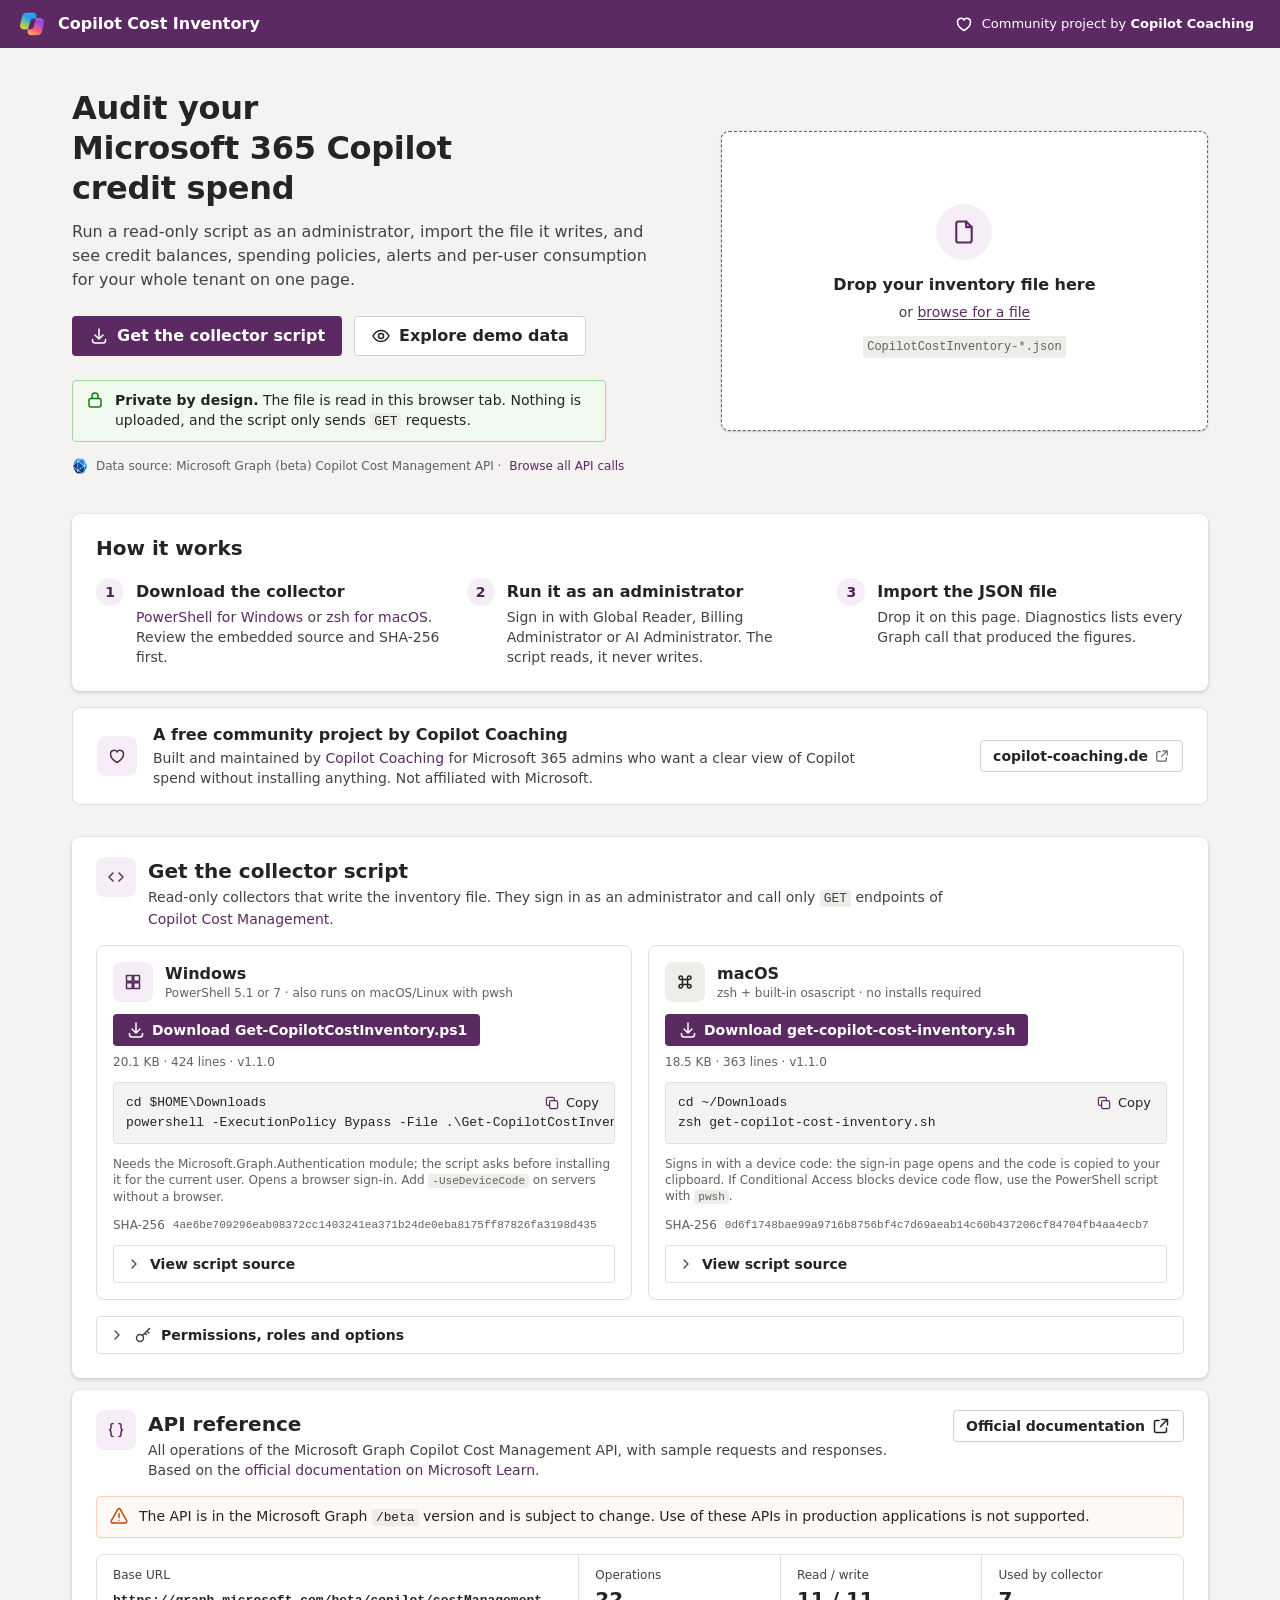
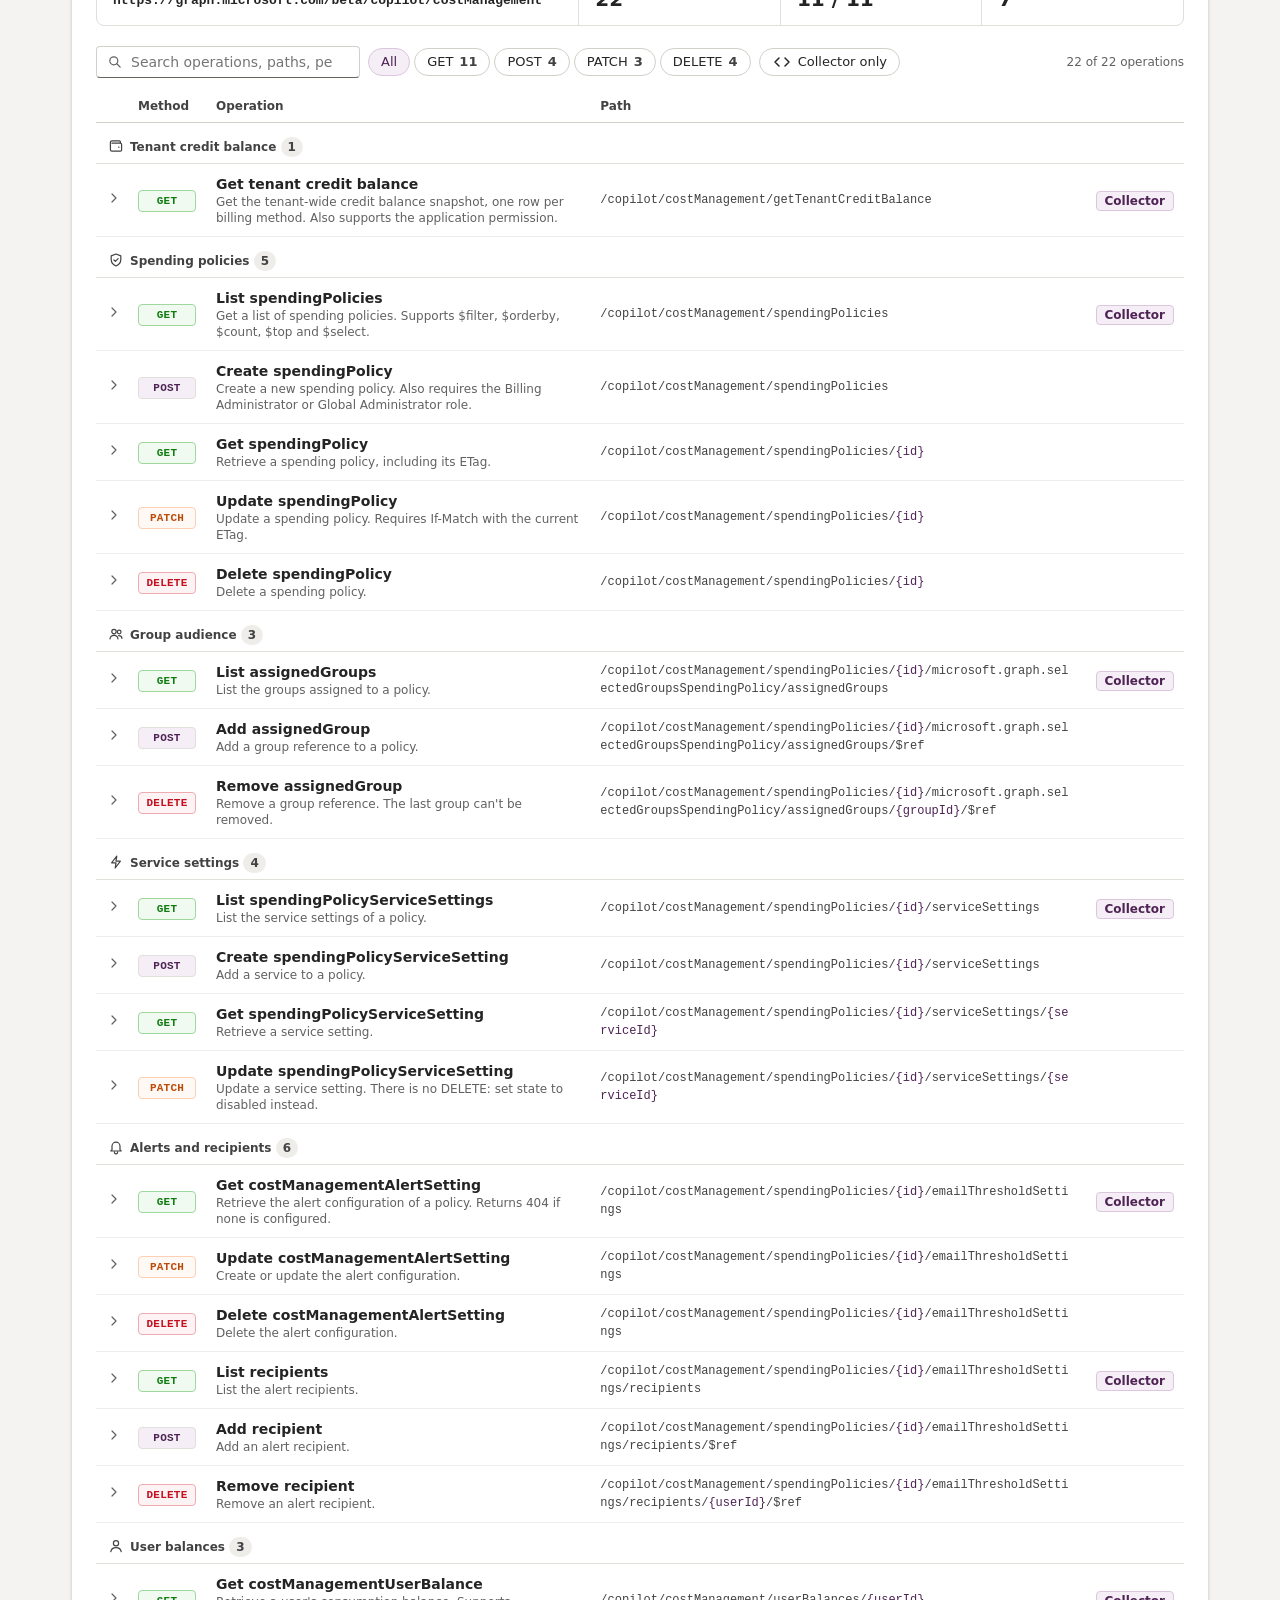
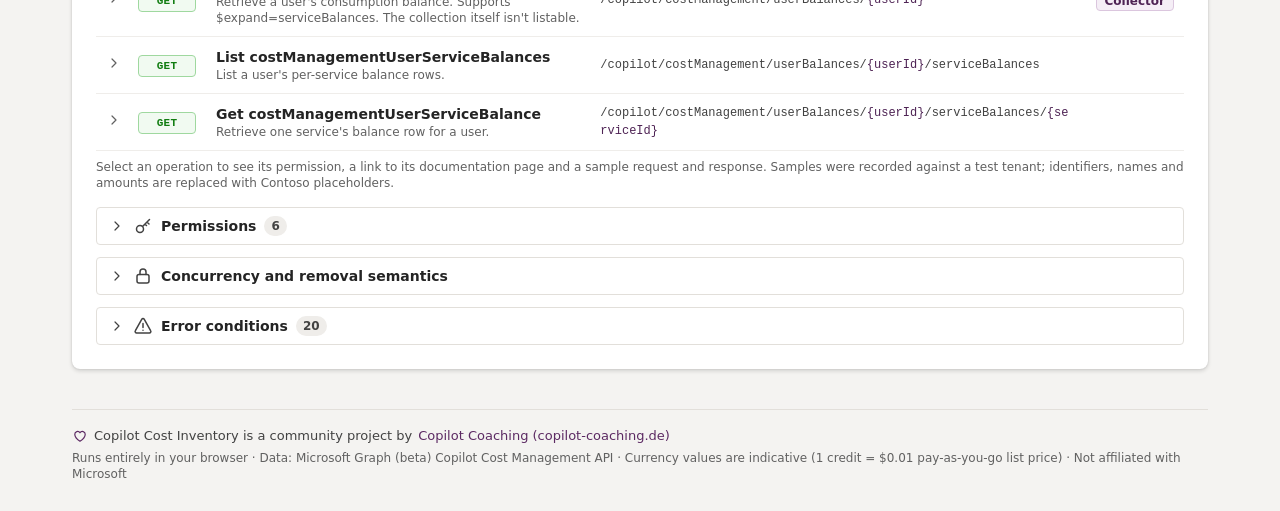
<file: index.html>
<!doctype html>
<!--
  Copilot Cost Inventory viewer - generated by build.mjs from src/. Do not edit index.html directly.
  A community project by Copilot Coaching (copilot-coaching.de)

  Direction contract
  THESIS: A Microsoft 365 admin-center grade report for one tenant snapshot; it should feel like a page Microsoft forgot to ship.
  OWN-WORLD: Fluent 2 admin idiom - suite bar, collapsible nav rail, command bar, DetailsList tables, status icons, plum accent #5c2a63 on warm #f4f3f1.
  STORY: Import a file, see the whole tenant at once (balance, services, limits, policies, users, API calls), drill into any row.
  FIRST VIEWPORT: Landing - what it does, privacy promise, drop zone. Dashboard - tenant header, five KPIs, three charts.
  FORM: Dense cards, honest snapshot charts only (donuts, columns, bars, bullet meters with alert ticks), no time series,
  motion limited to data drawing in, count-up, nav indicator and row expansion.
-->
<html lang="en">
<head>
<meta charset="utf-8">
<meta name="viewport" content="width=device-width, initial-scale=1, viewport-fit=cover">
<meta name="description" content="Offline viewer for Microsoft 365 Copilot cost inventories: credits, spending policies and per-user consumption.">
<meta name="color-scheme" content="light dark">
<title>Copilot Cost Inventory</title>
<link rel="icon" href="[data-uri]">
<style>
/* Copilot Cost Inventory - Fluent 2 admin idiom. Tokens follow Fluent 2 web (light + dark). */
:root {
  color-scheme: light;
  --font: "Segoe UI Variable Text", "Segoe UI", -apple-system, BlinkMacSystemFont, system-ui, Roboto, "Helvetica Neue", sans-serif;
  --mono: ui-monospace, "Cascadia Mono", "SF Mono", Menlo, Consolas, monospace;
  --decel: cubic-bezier(0.1, 0.9, 0.2, 1);
  --std: cubic-bezier(0.33, 0, 0.67, 1);

  --bg: #f4f3f1; --nav: #ebe9e6; --nav-hover: #e2dfdb; --card: #ffffff; --card-2: #f9f8f7; --subtle: #efedea;
  --hover: #f7f6f4; --pressed: #e6e3df; --row-sel: #f5eef6; --detail: #f9f8f7; --code: #f4f3f1; --track: #ebe8e4;
  --stroke: #e2dfda; --stroke-2: #d3cfc9; --stroke-3: #efedea; --stroke-acc: #66625c;
  --fg1: #242424; --fg2: #424242; --fg3: #616161; --fg-dis: #bdbab5; --focus: #000000;
  --suite: #5c2a63; --brand: #5c2a63; --brand-bg: #5c2a63; --brand-hover: #4e2354; --brand-pressed: #3d1b42;
  --link: #5c2a63; --brand-tint: #f5eef6; --brand-fg: #4e2354; --brand-stroke: #dbc6de;
  --good: #107c10; --good-bg: #f1faf1; --good-bd: #9fd89f;
  --warn: #bc4b09; --warn-mark: #f7630c; --warn-bg: #fff9f5; --warn-bd: #fdcfb4;
  --bad: #c50f1f; --bad-bg: #fdf3f4; --bad-bd: #eeacb2;
  --muted: #8a8a8a; --viz-rest: #d2b7d6;
  --gold-bg: #fbf4dc; --gold-fg: #6f5600;
  --v1: #5c2a63; --v2: #2aa0a4; --v3: #ca5010; --v4: #e3008c; --v5: #57811b; --v6: #ae8c00; --v7: #3a96dd; --v8: #9373c0;
  --tip-bg: #242424; --tip-fg: #ffffff;
  --sh-2: 0 0 2px rgba(0, 0, 0, .12), 0 1px 2px rgba(0, 0, 0, .14);
  --sh-4: 0 0 2px rgba(0, 0, 0, .12), 0 2px 4px rgba(0, 0, 0, .14);
  --sh-16: 0 0 2px rgba(0, 0, 0, .12), 0 8px 16px rgba(0, 0, 0, .14);
  --sh-64: 0 0 8px rgba(0, 0, 0, .12), 0 32px 64px rgba(0, 0, 0, .14);
}
@media (prefers-color-scheme: dark) {
  :root {
    color-scheme: dark;
    --bg: #1e1d1c; --nav: #1a1918; --nav-hover: #2d2b29; --card: #292827; --card-2: #2e2d2b; --subtle: #33312f;
    --hover: #33312f; --pressed: #1e1d1c; --row-sel: #33203a; --detail: #242322; --code: #1e1d1c; --track: #3d3b39;
    --stroke: #3d3b39; --stroke-2: #52504d; --stroke-3: #33312f; --stroke-acc: #adaaa6;
    --fg1: #ffffff; --fg2: #d6d6d6; --fg3: #adadad; --fg-dis: #5c5a57; --focus: #ffffff;
    --suite: #4a2250; --brand: #cf9bd6; --brand-bg: #7a3a83; --brand-hover: #8a4894; --brand-pressed: #5c2a63;
    --link: #d9addf; --brand-tint: #2e1a31; --brand-fg: #e3c4e7; --brand-stroke: #5b3261;
    --good: #54b054; --good-bg: #052505; --good-bd: #107c10;
    --warn: #faa06b; --warn-mark: #f87528; --warn-bg: #411200; --warn-bd: #b44b0f;
    --bad: #dc626d; --bad-bg: #3b0509; --bad-bd: #8e1923;
    --muted: #8a8a8a; --viz-rest: #5b3a60;
    --gold-bg: #2e2600; --gold-fg: #e0c35a;
    --v1: #cf9bd6; --v2: #41b6ba; --v3: #e9835e; --v4: #f06cc0; --v5: #8cbd47; --v6: #d9b300; --v7: #8ac7f7; --v8: #b696e0;
    --tip-bg: #f5f5f5; --tip-fg: #242424;
    --sh-2: 0 0 2px rgba(0, 0, 0, .24), 0 1px 2px rgba(0, 0, 0, .28);
    --sh-4: 0 0 2px rgba(0, 0, 0, .24), 0 2px 4px rgba(0, 0, 0, .28);
    --sh-16: 0 0 2px rgba(0, 0, 0, .24), 0 8px 16px rgba(0, 0, 0, .28);
    --sh-64: 0 0 8px rgba(0, 0, 0, .24), 0 32px 64px rgba(0, 0, 0, .28);
  }
}

/* ---------- base ---------- */
*, *::before, *::after { box-sizing: border-box; }
html { scroll-behavior: smooth; -webkit-text-size-adjust: 100%; }
body { margin: 0; background: var(--bg); color: var(--fg1); font: 14px/20px var(--font); -webkit-font-smoothing: antialiased; }
h1, h2, h3, h4, p, ul, ol, dl, figure { margin: 0; }
a { color: var(--link); text-decoration: none; }
a:hover { text-decoration: underline; }
button, input, select { font: inherit; color: inherit; }
code, .mono { font-family: var(--mono); }
code { font-size: .92em; background: var(--subtle); border-radius: 3px; padding: 1px 4px; }
:focus-visible { outline: 2px solid var(--focus); outline-offset: 2px; border-radius: 4px; }
::selection { background: var(--brand-stroke); color: var(--fg1); }
svg.i { width: 20px; height: 20px; flex: none; fill: none; stroke: currentColor; stroke-width: 1.5; stroke-linecap: round; stroke-linejoin: round; }
svg.cr { width: .78em; height: .78em; margin-left: .22em; vertical-align: -.06em; fill: none; stroke: currentColor; stroke-width: 1.7; stroke-linecap: round; opacity: .62; }
/* Microsoft product logos: full color, never tinted; one data URI each after build */
.logo { display: inline-block; flex: none; width: 16px; height: 16px; background: center / contain no-repeat; -webkit-print-color-adjust: exact; print-color-adjust: exact; }
.lg-copilot { background-image: url("[data-uri]"); }
.lg-cowork { background-image: url("[data-uri]"); }
.lg-sharepoint { background-image: url("[data-uri]"); }
.lg-onedrive { background-image: url("[data-uri]"); }
.lg-agent { background-image: url("[data-uri]"); }
.lg-azure-subscription { background-image: url("[data-uri]"); }
.small { font-size: 12px; line-height: 16px; }
.muted { color: var(--fg3); }
.num, .m, .count, .kv, .hv, .cv { font-variant-numeric: tabular-nums; }
.num { text-align: right; white-space: nowrap; }
.m { display: inline-block; white-space: nowrap; }
.spacer { flex: 1; }
.skiplink { position: absolute; left: 8px; top: -48px; z-index: 200; background: var(--card); color: var(--fg1); padding: 8px 12px; border-radius: 4px; box-shadow: var(--sh-16); }
.skiplink:focus { top: 8px; }
body[data-view="landing"] .view-dash, body[data-view="dash"] .view-landing,
body[data-view="landing"] .view-dash-inline, body[data-view="dash"] .view-landing-inline { display: none !important; }

/* ---------- suite header ---------- */
.suite { position: sticky; top: 0; z-index: 40; height: 48px; display: flex; align-items: center; gap: 16px; padding: 0 16px; background: var(--suite); color: #fff; }
.suite a { color: #fff; }
.brand { display: flex; align-items: center; gap: 10px; font-size: 16px; line-height: 22px; border-radius: 4px; }
.brand:hover { text-decoration: none; }
.brand b { font-weight: 600; }
.brand .tile { width: 32px; height: 32px; display: grid; place-content: center; border-radius: 4px; transition: background .15s var(--std); }
.brand:hover .tile { background: rgba(255, 255, 255, .16); }
.brand .logo { width: 24px; height: 24px; }
.tenant-name { padding-left: 16px; border-left: 1px solid rgba(255, 255, 255, .45); font-size: 14px; white-space: nowrap; overflow: hidden; text-overflow: ellipsis; }
.tenant-name:empty { display: none; }
.credit-link { display: flex; align-items: center; gap: 8px; font-size: 13px; padding: 6px 10px; border-radius: 4px; white-space: nowrap; transition: background .15s var(--std); }
.credit-link:hover { background: rgba(255, 255, 255, .14); text-decoration: none; }
.credit-link b { font-weight: 600; }
.suite :focus-visible { outline-color: #fff; }

/* ---------- shell ---------- */
body[data-view="landing"] main { max-width: 1200px; margin: 0 auto; padding: 40px 32px 32px; }
body[data-view="dash"] .shell { display: grid; grid-template-columns: 232px minmax(0, 1fr); align-items: start; }
body[data-view="dash"] main { padding: 0 32px 32px; max-width: 1680px; min-width: 0; }
main:focus { outline: none; }
.nav-dash { position: sticky; top: 48px; z-index: 32; height: calc(100vh - 48px); overflow-y: auto; background: var(--nav); border-right: 1px solid var(--stroke); padding: 12px 8px; display: flex; flex-direction: column; gap: 2px; }
.nav-dash a { position: relative; z-index: 1; display: flex; align-items: center; gap: 12px; padding: 8px 12px; border-radius: 4px; color: var(--fg1); font-size: 14px; line-height: 20px; transition: background .15s var(--std); }
.nav-dash a svg { color: var(--fg2); }
.nav-dash a:hover { background: var(--nav-hover); text-decoration: none; }
.nav-dash a.active { background: var(--card); font-weight: 600; box-shadow: var(--sh-2); }
.nav-dash a.active svg { color: var(--brand); }
.nav-dash .ind { position: absolute; z-index: 2; left: 8px; top: 0; width: 3px; height: 20px; border-radius: 2px; background: var(--brand); opacity: 0; transform-origin: 0 0;
  transform: translateY(calc(var(--y, 12px) + 8px)) scaleY(var(--sy, 1)); transition: transform .3s var(--decel), opacity .15s; pointer-events: none; }
.nav-dash.ready .ind { opacity: 1; }
.nav-toggle { position: relative; z-index: 1; flex: none; display: flex; align-items: center; width: 44px; height: 36px; padding: 0 12px; margin-bottom: 6px; border: 0; border-radius: 4px; background: none; color: var(--fg2); cursor: pointer; transition: background .15s var(--std), color .15s var(--std); }
.nav-toggle:hover { background: var(--nav-hover); color: var(--fg1); }
.nav-toggle:active { background: var(--pressed); }
.nav-dash [data-tip]::after { content: attr(data-tip); position: absolute; left: calc(100% + 8px); top: 50%; z-index: 3; padding: 5px 10px 6px; border-radius: 4px; background: var(--tip-bg); color: var(--tip-fg); box-shadow: var(--sh-16);
  font-size: 12px; line-height: 16px; font-weight: 400; white-space: nowrap; pointer-events: none; opacity: 0; transform: translate(-4px, -50%); transition: opacity .12s var(--std), transform .2s var(--decel); }
.nav-dash a[data-tip]::after { display: none; }
.nav-dash [data-tip]:hover::after { opacity: 1; transform: translate(0, -50%); transition-delay: .3s; }
.nav-dash [data-tip]:focus-visible::after { opacity: 1; transform: translate(0, -50%); }
@media (min-width: 1025px) {
  body.nav-collapsed[data-view="dash"] .shell { grid-template-columns: 60px minmax(0, 1fr); }
  .nav-collapsed .nav-dash { overflow: visible; }
  .nav-collapsed .nav-dash a { gap: 0; }
  .nav-collapsed .nav-dash .lbl { position: absolute; width: 1px; height: 1px; overflow: hidden; clip: rect(0 0 0 0); white-space: nowrap; }
  .nav-collapsed .nav-dash a[data-tip]::after { display: block; }
}
::view-transition-old(root), ::view-transition-new(root) { animation-duration: .18s; animation-timing-function: var(--std); }
#overview, #policies, #users, #diagnostics, #scripts, #api, #balance { scroll-margin-top: 112px; }

/* ---------- command bar ---------- */
.cmdbar { position: sticky; top: 48px; z-index: 30; display: flex; flex-wrap: wrap; align-items: center; gap: 4px; margin: 0 -32px 16px; padding: 8px 32px; background: var(--bg); border-bottom: 1px solid var(--stroke); }
.unit-label { font-size: 13px; color: var(--fg2); margin-right: 8px; }
.unit-switch { height: 30px; padding: 0 28px 0 10px; border-radius: 4px; border: 1px solid var(--stroke); background: var(--card); color: var(--fg1); font-size: 13px; font-weight: 600; cursor: pointer; }
.unit-switch:hover { border-color: var(--stroke-acc); }

/* ---------- buttons ---------- */
.btn { display: inline-flex; align-items: center; justify-content: center; gap: 6px; height: 32px; padding: 0 12px; border-radius: 4px; border: 1px solid var(--stroke-2); background: var(--card); color: var(--fg1);
  font-size: 14px; font-weight: 600; line-height: 20px; white-space: nowrap; cursor: pointer; text-decoration: none; transition: background .15s var(--std), border-color .15s var(--std), color .15s var(--std); }
.btn:hover { background: var(--hover); border-color: var(--stroke-acc); text-decoration: none; }
.btn:active { background: var(--pressed); }
.btn.primary { background: var(--brand-bg); border-color: transparent; color: #fff; }
.btn.primary:hover { background: var(--brand-hover); }
.btn.primary:active { background: var(--brand-pressed); }
.btn.subtle { background: transparent; border-color: transparent; font-weight: 400; }
.btn.subtle svg { color: var(--brand); }
.btn.subtle:hover { background: var(--subtle); }
.btn.large { height: 40px; padding: 0 16px; font-size: 16px; line-height: 22px; gap: 8px; }
.btn.small { height: 28px; padding: 0 8px; font-size: 13px; }
.btn.small svg { width: 16px; height: 16px; }
.btn:disabled { background: var(--subtle); border-color: var(--stroke); color: var(--fg-dis); cursor: not-allowed; }
.btn:disabled svg { color: var(--fg-dis); }
.row { display: flex; flex-wrap: wrap; align-items: center; gap: 8px 12px; }
.nw { white-space: nowrap; }
.tag { display: inline-flex; align-items: center; height: 20px; padding: 0 8px; border-radius: 4px; background: var(--brand-tint); color: var(--brand-fg); border: 1px solid var(--brand-stroke); font-size: 12px; font-weight: 600; white-space: nowrap; }

/* ---------- message bars ---------- */
.msg { display: flex; align-items: flex-start; gap: 10px; padding: 9px 12px; border-radius: 4px; border: 1px solid var(--stroke); background: var(--card-2); font-size: 14px; line-height: 20px; }
.msg > div { flex: 1; min-width: 0; padding-top: 0; }
.msg > svg.i { margin-top: 0; }
.msg .btn { flex: none; align-self: center; height: 28px; font-size: 13px; }
.msg.success { background: var(--good-bg); border-color: var(--good-bd); } .msg.success > svg { color: var(--good); }
.msg.warning { background: var(--warn-bg); border-color: var(--warn-bd); } .msg.warning > svg { color: var(--warn); }
.msg.error { background: var(--bad-bg); border-color: var(--bad-bd); } .msg.error > svg { color: var(--bad); }
.msg.info { background: var(--brand-tint); border-color: var(--brand-stroke); } .msg.info > svg { color: var(--brand); }
#dash > .msg { margin-bottom: 12px; }

/* ---------- landing ---------- */
.welcome { display: grid; grid-template-columns: minmax(0, 1.25fr) minmax(0, 1fr); gap: 40px; align-items: center; padding-bottom: 8px; }
.intro h1 { font-size: 32px; line-height: 40px; font-weight: 600; letter-spacing: -.01em; max-width: 18ch; }
.intro .lead { margin: 12px 0 24px; font-size: 16px; line-height: 24px; color: var(--fg2); max-width: 58ch; }
.intro .msg { margin-top: 24px; max-width: 60ch; }
.source { display: flex; align-items: center; gap: 8px; margin-top: 16px; font-size: 12px; line-height: 16px; color: var(--fg3); }
.source img { width: 16px; height: 16px; }
.dropzone { display: grid; justify-items: center; align-content: center; gap: 6px; min-height: 300px; padding: 32px; text-align: center; cursor: pointer; border-radius: 8px;
  background: var(--card); border: 1px dashed var(--stroke-acc); box-shadow: var(--sh-2); transition: background .2s var(--std), border-color .2s var(--std); }
.dropzone:hover, .dropzone:focus-visible { background: var(--brand-tint); border-color: var(--brand); }
.dropzone .dz-icon { width: 56px; height: 56px; display: grid; place-content: center; border-radius: 50%; background: var(--brand-tint); color: var(--brand); margin-bottom: 8px; transition: transform .3s var(--decel); }
.dropzone .dz-icon svg { width: 28px; height: 28px; }
.dropzone:hover .dz-icon { transform: translateY(-2px); }
.dropzone strong { font-size: 16px; line-height: 22px; font-weight: 600; }
.dropzone span { color: var(--fg2); }
.dropzone u { color: var(--link); text-underline-offset: 2px; }
.dropzone code { margin-top: 8px; font-size: 12px; color: var(--fg3); }
.panel { margin-top: 32px; padding: 20px 24px 24px; background: var(--card); border-radius: 8px; box-shadow: var(--sh-4); }
.how h2 { font-size: 20px; line-height: 28px; font-weight: 600; margin-bottom: 16px; }
.steps { list-style: none; padding: 0; display: grid; grid-template-columns: repeat(3, minmax(0, 1fr)); gap: 24px; }
.steps li { display: flex; gap: 12px; }
.step-n { flex: none; width: 28px; height: 28px; display: grid; place-content: center; border-radius: 50%; background: var(--brand-tint); color: var(--brand-fg); font-weight: 600; font-size: 14px; }
.steps h3 { font-size: 16px; line-height: 22px; font-weight: 600; margin: 3px 0 4px; }
.steps p { color: var(--fg2); }
.community { display: flex; align-items: center; gap: 16px; margin-top: 16px; padding: 16px 24px; border-radius: 8px; border: 1px solid var(--stroke); background: var(--card); }
.community .cc-mark { flex: none; width: 40px; height: 40px; display: grid; place-content: center; border-radius: 8px; background: var(--brand-tint); color: var(--brand); }
.community > div { flex: 1; min-width: 0; }
.community h2 { font-size: 16px; line-height: 22px; font-weight: 600; margin-bottom: 2px; }
.community p { color: var(--fg2); max-width: 80ch; }
.community .btn svg { width: 16px; height: 16px; color: var(--fg3); }

/* ---------- scripts ---------- */
body[data-view="dash"] #scripts { margin-top: 12px; }
#api { margin-top: 12px; }
.panel-head { display: flex; align-items: flex-start; gap: 12px; margin-bottom: 16px; }
.ptile { flex: none; width: 40px; height: 40px; display: grid; place-content: center; border-radius: 8px; background: var(--brand-tint); color: var(--brand); }
.panel-head h2 { font-size: 20px; line-height: 28px; font-weight: 600; }
.panel-head .sub { margin-top: 2px; color: var(--fg2); max-width: 90ch; }
.dl-grid { display: grid; grid-template-columns: repeat(2, minmax(0, 1fr)); gap: 16px; }
.dl { display: grid; grid-template-columns: minmax(0, 1fr); gap: 12px; align-content: start; padding: 16px; border-radius: 8px; border: 1px solid var(--stroke); background: var(--card); min-width: 0; container-type: inline-size; }
.dl.rec { border-color: var(--brand-stroke); box-shadow: 0 0 0 1px var(--brand-stroke); }
.dl .os { display: flex; align-items: center; gap: 12px; }
.dl .os .tag { margin-left: auto; align-self: flex-start; }
.os-tile { flex: none; width: 40px; height: 40px; display: grid; place-content: center; border-radius: 8px; background: var(--subtle); color: var(--fg1); }
.os-tile.windows { background: var(--brand-tint); color: var(--brand); }
.dl h3 { font-size: 16px; line-height: 22px; font-weight: 600; }
.dl .os small { display: block; font-size: 12px; line-height: 16px; color: var(--fg3); }
.cmd { position: relative; border: 1px solid var(--stroke); border-radius: 4px; background: var(--code); }
.cmd pre { margin: 0; padding: 10px 92px 10px 12px; font: 13px/20px var(--mono); overflow-x: auto; }
.cmd .btn { position: absolute; top: 6px; right: 6px; }
.facts { display: flex; gap: 8px; font-size: 12px; line-height: 16px; color: var(--fg3); min-width: 0; }
.facts code { background: none; padding: 0; word-break: break-all; }
details.box { border: 1px solid var(--stroke); border-radius: 4px; background: var(--card); }
details.box > summary { display: flex; align-items: center; gap: 8px; padding: 8px 12px; cursor: pointer; list-style: none; font-weight: 600; border-radius: 4px; transition: background .15s var(--std); }
details.box > summary::-webkit-details-marker { display: none; }
details.box > summary:hover { background: var(--hover); }
details.box > summary svg { color: var(--fg2); }
.chev { width: 16px !important; height: 16px !important; transition: transform .2s var(--decel); }
details[open] > summary .chev { transform: rotate(90deg); }
details.box[open] > summary { border-bottom: 1px solid var(--stroke); border-radius: 4px 4px 0 0; }
pre.src { margin: 0; max-height: 420px; overflow: auto; padding: 12px; font: 12px/18px var(--mono); background: var(--code); border-radius: 0 0 4px 4px; }
.perm { margin-top: 16px; }
.perm-grid { display: grid; grid-template-columns: minmax(0, 1fr) minmax(0, 1.2fr); gap: 24px; padding: 4px 16px 16px; }
.perm-grid h3 { font-size: 14px; line-height: 20px; font-weight: 600; margin: 16px 0 8px; }
.perm-grid ul { padding-left: 18px; margin-bottom: 12px; line-height: 20px; }
.perm-grid p { margin-bottom: 12px; }
table.opt { width: 100%; border-collapse: collapse; font-size: 13px; }
table.opt th { text-align: left; font-size: 12px; font-weight: 600; color: var(--fg2); padding: 6px 8px; border-bottom: 1px solid var(--stroke-2); }
table.opt td { padding: 6px 8px; border-bottom: 1px solid var(--stroke-3); vertical-align: top; }
footer { margin-top: 40px; padding-top: 16px; border-top: 1px solid var(--stroke); display: grid; gap: 4px; }
.powered { display: flex; align-items: center; gap: 6px; font-size: 13px; color: var(--fg2); }
.powered svg { width: 16px; height: 16px; color: var(--brand); }

/* ---------- dashboard header ---------- */
.page-head { padding: 4px 0 16px; }
.crumbs { display: flex; align-items: center; gap: 4px; font-size: 13px; color: var(--fg2); }
.crumbs a { color: var(--fg2); }
.crumbs svg { width: 14px; height: 14px; color: var(--fg3); }
.crumbs [aria-current] { color: var(--fg1); }
.title-row { display: flex; align-items: center; gap: 12px; margin: 4px 0 6px; }
.title-row h1 { font-size: 28px; line-height: 36px; font-weight: 600; }
.meta { list-style: none; padding: 0; display: flex; flex-wrap: wrap; gap: 4px 20px; font-size: 13px; color: var(--fg2); }
.meta li { display: flex; align-items: center; gap: 6px; }
.meta svg { width: 16px; height: 16px; color: var(--fg3); }

/* ---------- cards ---------- */
.card { background: var(--card); border-radius: 8px; box-shadow: var(--sh-4); padding: 16px 20px 20px; min-width: 0; }
#dash > .card { margin-bottom: 12px; }
.ch { display: flex; flex-wrap: wrap; align-items: center; justify-content: space-between; gap: 4px 12px; margin-bottom: 16px; }
.ch h2 { display: flex; align-items: center; gap: 8px; font-size: 16px; line-height: 22px; font-weight: 600; }
.ch h2 > svg { color: var(--brand); }
.hint { font-size: 12px; line-height: 16px; color: var(--fg3); }
.count-pill { display: inline-block; min-width: 22px; padding: 0 7px; border-radius: 10px; background: var(--subtle); color: var(--fg2); font-size: 12px; line-height: 20px; font-weight: 600; text-align: center; }
.empty { display: flex; flex-direction: column; align-items: center; gap: 8px; padding: 28px 16px; color: var(--fg3); text-align: center; }
.empty svg { width: 28px; height: 28px; }
.fine { margin-top: 12px; font-size: 12px; line-height: 16px; color: var(--fg3); }

/* ---------- KPIs ---------- */
.kpis { display: grid; grid-template-columns: repeat(5, minmax(0, 1fr)); gap: 12px; margin-bottom: 12px; }
.kpi { display: flex; flex-direction: column; padding: 16px; background: var(--card); border-radius: 8px; box-shadow: var(--sh-4); min-width: 0; }
.kh { display: flex; align-items: center; gap: 10px; min-height: 36px; }
.kh h3 { font-size: 13px; line-height: 18px; font-weight: 600; color: var(--fg2); }
.ktile { flex: none; width: 32px; height: 32px; display: grid; place-content: center; border-radius: 6px; }
.ktile.t-brand { background: var(--brand-tint); color: var(--brand); }
.ktile.t-gold { background: var(--gold-bg); color: var(--gold-fg); }
.ktile.t-green { background: var(--good-bg); color: var(--good); }
.ktile.t-red { background: var(--bad-bg); color: var(--bad); }
.ktile.t-logo { background: var(--subtle); }
.ktile > .logo { width: 20px; height: 20px; }
.kv { margin-top: 12px; font-size: 28px; line-height: 36px; font-weight: 600; white-space: nowrap; overflow: hidden; text-overflow: ellipsis; }
.ks { font-size: 12px; line-height: 16px; color: var(--fg2); }
.kpi .meter { margin-top: 12px; }
.kchips { display: flex; flex-wrap: wrap; gap: 4px 12px; margin-top: 10px; }
.kchips .st { font-size: 12px; }

/* ---------- status ---------- */
.st { display: inline-flex; align-items: center; gap: 6px; white-space: nowrap; font-size: 13px; color: var(--fg1); }
.st svg { width: 16px; height: 16px; }
.st.good svg { color: var(--good); }
.st.warn svg { color: var(--warn); }
.st.bad svg, .st.block svg { color: var(--bad); }
.st.skip svg { color: var(--fg3); }
.st.info svg { color: var(--brand); }

/* ---------- charts ---------- */
.viz-grid { display: grid; gap: 12px; margin-bottom: 12px; }
.viz-grid.three { grid-template-columns: repeat(3, minmax(0, 1fr)); }
.viz-grid.two { grid-template-columns: repeat(2, minmax(0, 1fr)); }
.viz-grid > .card { container-type: inline-size; }
.sw { display: inline-block; flex: none; width: 10px; height: 10px; border-radius: 2px; background: var(--c); }
.legend { list-style: none; padding: 0; margin-top: 10px; display: flex; flex-wrap: wrap; gap: 4px 16px; font-size: 12px; line-height: 16px; color: var(--fg2); }
.legend li { display: flex; align-items: center; gap: 6px; }
.legend b { color: var(--fg1); font-weight: 600; margin-left: 2px; }
.legend.col { flex-direction: column; }
.legend.col b { margin-left: auto; }

.donut { position: relative; width: 132px; aspect-ratio: 1; flex: none; }
.donut > svg { width: 100%; height: 100%; transform: rotate(-90deg); display: block; }
.donut > svg > circle { fill: none; stroke-width: 13; }
.donut .track { stroke: var(--track); }
.donut .seg { stroke-dasharray: var(--da); stroke-dashoffset: var(--do); transition: stroke-dasharray .8s var(--decel) calc(var(--d, 0) * 90ms + 80ms); }
.reveal:not(.in) .donut .seg { stroke-dasharray: 0 100; }
.donut figcaption { position: absolute; inset: 0; display: grid; place-content: center; text-align: center; }
.donut figcaption b { font-size: 18px; line-height: 24px; font-weight: 600; }
.donut figcaption small { font-size: 12px; line-height: 16px; color: var(--fg3); }

.meter { position: relative; display: block; height: 6px; border-radius: 3px; background: var(--track); }
.meter > i { display: block; height: 100%; width: var(--w); border-radius: 3px; background: var(--brand); transform-origin: left; transition: transform .7s var(--decel) calc(var(--d, 0) * 60ms + 80ms); }
.meter.warn > i { background: var(--warn-mark); }
.meter.bad > i { background: var(--bad); }
.meter > b { position: absolute; top: -3px; bottom: -3px; width: 2px; margin-left: -1px; border-radius: 1px; background: var(--fg2); }
.reveal:not(.in) .meter > i { transform: scaleX(0); }

.stackbar { display: block; height: 8px; border-radius: 4px; background: var(--track); overflow: hidden; }
.stackbar.tall { height: 12px; }
.sb-fill { display: flex; height: 100%; width: var(--w); transform-origin: left; transition: transform .7s var(--decel) calc(var(--d, 0) * 60ms + 80ms); }
.sb-fill > i { display: block; height: 100%; width: var(--w); background: var(--c); }
.sb-fill > i + i { box-shadow: inset 1px 0 0 var(--card); }
.reveal:not(.in) .sb-fill { transform: scaleX(0); }

.balance, .svc { display: grid; grid-template-columns: 132px minmax(0, 1fr); gap: 20px; align-items: center; }
.kvl { display: grid; }
.kvl > div { display: flex; justify-content: space-between; align-items: center; gap: 12px; padding: 6px 0; border-bottom: 1px solid var(--stroke-3); }
.kvl > div:last-child { border-bottom: 0; }
.kvl dt { display: flex; align-items: center; gap: 8px; color: var(--fg2); }
.kvl dd { margin: 0; font-weight: 600; text-align: right; }
.mix { margin-top: 16px; }
.mix-head { font-size: 12px; line-height: 16px; font-weight: 600; color: var(--fg2); margin-bottom: 6px; }
.legend-tbl { width: 100%; border-collapse: collapse; font-size: 13px; }
.legend-tbl th { text-align: left; font-size: 12px; font-weight: 600; color: var(--fg3); padding: 0 6px 6px; border-bottom: 1px solid var(--stroke); }
.legend-tbl th.num { text-align: right; }
.legend-tbl td { padding: 6px; border-bottom: 1px solid var(--stroke-3); }
.legend-tbl tr:last-child td { border-bottom: 0; }
.svc-name { display: inline-flex; align-items: center; gap: 6px; white-space: nowrap; }
.svc-name svg { width: 16px; height: 16px; color: var(--fg2); }

.cols { display: grid; grid-auto-flow: column; grid-auto-columns: minmax(0, 1fr); gap: 8px; height: 196px; }
.col { display: grid; grid-template-rows: auto minmax(0, 1fr) 32px; gap: 4px; text-align: center; min-width: 0; }
.cv { font-size: 13px; font-weight: 600; }
.cbar { display: flex; align-items: flex-end; border-bottom: 1px solid var(--stroke-2); }
.cbar > i { display: block; width: 100%; height: var(--h); border-radius: 4px 4px 0 0; background: var(--brand); transform-origin: bottom; transition: transform .7s var(--decel) calc(var(--d, 0) * 70ms + 80ms); }
.cbar > i.warn { background: var(--warn-mark); }
.cbar > i.bad { background: var(--bad); }
.cbar > i.muted { background: var(--muted); }
.reveal:not(.in) .cbar > i { transform: scaleY(0); }
.cl { font-size: 12px; line-height: 14px; color: var(--fg2); }

.hrows { display: grid; gap: 12px; }
.hrow { display: grid; grid-template-columns: minmax(0, 38%) minmax(0, 1fr) 84px; gap: 12px; align-items: center; }
.hl { display: flex; flex-direction: column; min-width: 0; }
.hl b, .hl small, .person b, .person small { white-space: nowrap; overflow: hidden; text-overflow: ellipsis; }
.hl b { font-weight: 600; }
.hl small { font-size: 12px; line-height: 16px; color: var(--fg3); }
.hl.person { flex-direction: row; }
.hv { text-align: right; font-weight: 600; font-size: 13px; }
.hrows.compact { gap: 8px; }
.hrows.compact .hrow { grid-template-columns: minmax(0, 44%) minmax(0, 1fr) 36px; }
.hrows.compact .hl { font-size: 13px; }

/* ---------- people ---------- */
.person { display: flex; align-items: center; gap: 10px; min-width: 0; }
.person > span:last-child { display: flex; flex-direction: column; min-width: 0; }
.person small { font-size: 12px; line-height: 16px; color: var(--fg3); }
.av { flex: none; width: 28px; height: 28px; border-radius: 50%; display: inline-grid; place-content: center; font-size: 11px; font-weight: 600; letter-spacing: .02em; }
.person.sm { gap: 8px; }
.person.sm .av { width: 20px; height: 20px; font-size: 9px; }
.pgrid .person b { font-weight: 400; }
.av.c0 { background: #f3e9f4; color: #5c2a63; } .av.c1 { background: #dff6f6; color: #00666d; }
.av.c2 { background: #e7ecee; color: #36505a; } .av.c3 { background: #fdeaf4; color: #9b0062; }
.av.c4 { background: #fcefe2; color: #8a3707; } .av.c5 { background: #e7f5e3; color: #2c6b1d; }
.av.c6 { background: #fef7d9; color: #6f5c00; } .av.c7 { background: #eeeef9; color: #3f4583; }
@media (prefers-color-scheme: dark) {
  .av.c0 { background: #5c2a63; color: #f3e9f4; } .av.c1 { background: #00666d; color: #dff6f6; }
  .av.c2 { background: #36505a; color: #e7ecee; } .av.c3 { background: #9b0062; color: #fdeaf4; }
  .av.c4 { background: #8a3707; color: #fcefe2; } .av.c5 { background: #2c6b1d; color: #e7f5e3; }
  .av.c6 { background: #6f5c00; color: #fef7d9; } .av.c7 { background: #3f4583; color: #eeeef9; }
}

/* ---------- details lists (tables) ---------- */
.tbl-wrap { overflow-x: auto; -webkit-overflow-scrolling: touch; }
table.list { width: 100%; border-collapse: collapse; font-size: 14px; line-height: 20px; }
table.list th { text-align: left; font-size: 12px; line-height: 16px; font-weight: 600; color: var(--fg2); padding: 8px 10px; border-bottom: 1px solid var(--stroke-2); white-space: nowrap; }
table.list th.num { text-align: right; }
table.list td { padding: 10px; border-bottom: 1px solid var(--stroke-3); vertical-align: middle; }
table.list tbody tr { transition: background .12s var(--std); }
table.list tbody tr:hover > td { background: var(--hover); }
table.list .xcol { width: 32px; padding-right: 0; color: var(--fg3); }
tr.xrow { cursor: pointer; }
tr.xrow:focus-visible { outline: 2px solid var(--focus); outline-offset: -2px; }
tr.xrow.open > td { background: var(--row-sel); }
tr.xrow.open .chev { transform: rotate(90deg); color: var(--brand); }
.lead-cell b { display: block; font-weight: 600; }
.lead-cell small { display: block; font-size: 12px; line-height: 16px; color: var(--fg3); max-width: 280px; white-space: nowrap; overflow: hidden; text-overflow: ellipsis; }
.wide { min-width: 190px; }
.mcell { display: grid; gap: 6px; min-width: 170px; }
.mcell .small b { font-weight: 600; }
.unl { font-size: 13px; color: var(--fg3); }
.svc-icons { display: flex; gap: 4px; }
.si { width: 26px; height: 26px; display: grid; place-content: center; border-radius: 4px; color: var(--c); background: var(--subtle); background: color-mix(in srgb, var(--c) 13%, transparent); }
.si svg { width: 16px; height: 16px; }
.si.off { color: var(--fg-dis); background: var(--subtle); }
.si:has(> .logo) { background: var(--subtle); }
.si.off > .logo { filter: grayscale(1); opacity: .45; }
.alert { display: inline-flex; align-items: center; gap: 4px; font-size: 13px; color: var(--fg3); white-space: nowrap; }
.alert > svg { width: 16px; height: 16px; }
.alert.on { color: var(--fg1); }
.alert.on > svg { color: var(--brand); }
.mini { display: block; min-width: 96px; }
tr.xdetail > td { padding: 0; background: var(--detail); border-bottom: 1px solid var(--stroke); }
.inner { padding: 16px 20px 20px 52px; animation: rise .28s var(--decel); }
.inner.stack { display: grid; gap: 12px; }
.pgrid { display: grid; grid-template-columns: repeat(4, minmax(0, 1fr)); gap: 24px; }
.pgrid h4 { display: flex; align-items: center; gap: 6px; font-size: 13px; line-height: 18px; font-weight: 600; margin-bottom: 8px; }
.pgrid h4 svg { width: 16px; height: 16px; color: var(--fg3); }
.li { display: flex; justify-content: space-between; align-items: center; gap: 12px; padding: 5px 0; font-size: 13px; border-bottom: 1px solid var(--stroke-3); }
.li:last-child { border-bottom: 0; }
.id { margin-top: 8px; word-break: break-all; }
.sub-tbl { width: 100%; border-collapse: collapse; font-size: 13px; background: var(--card); border: 1px solid var(--stroke); border-radius: 4px; }
.sub-tbl th { text-align: left; font-size: 12px; font-weight: 600; color: var(--fg2); padding: 6px 8px; border-bottom: 1px solid var(--stroke-2); white-space: nowrap; }
.sub-tbl th.num { text-align: right; }
.sub-tbl td { padding: 6px 8px; border-bottom: 1px solid var(--stroke-3); }
@keyframes rise { from { opacity: 0; transform: translateY(-4px); } }

/* ---------- users toolbar ---------- */
.toolbar { display: flex; flex-wrap: wrap; align-items: center; gap: 8px; margin-bottom: 12px; }
.search { display: flex; align-items: center; gap: 6px; height: 32px; padding: 0 10px; border-radius: 4px; border: 1px solid var(--stroke-2); border-bottom-color: var(--stroke-acc); background: var(--card); transition: box-shadow .15s; }
.search:focus-within { box-shadow: inset 0 -2px 0 var(--brand); border-bottom-color: var(--brand); }
.search svg { width: 16px; height: 16px; color: var(--fg3); }
.search input { border: 0; outline: 0; background: none; width: 220px; height: 30px; }
.toolbar select { height: 32px; padding: 0 30px 0 10px; border-radius: 4px; border: 1px solid var(--stroke-2); border-bottom-color: var(--stroke-acc); background-color: var(--card); color: var(--fg1); cursor: pointer;
  -webkit-appearance: none; appearance: none; background-image: linear-gradient(45deg, transparent 50%, var(--fg2) 50%), linear-gradient(135deg, var(--fg2) 50%, transparent 50%);
  background-position: calc(100% - 15px) 14px, calc(100% - 10px) 14px; background-size: 5px 5px; background-repeat: no-repeat; }
.toolbar select:hover, .search:hover { border-color: var(--stroke-acc); }
.toolbar select:focus-visible { outline: none; box-shadow: inset 0 -2px 0 var(--brand); border-bottom-color: var(--brand); }
.pills { display: inline-flex; gap: 4px; }
.pill { display: inline-flex; align-items: center; gap: 6px; height: 28px; padding: 0 12px; border-radius: 14px; border: 1px solid var(--stroke-2); background: var(--card); font-size: 13px; cursor: pointer; transition: background .15s var(--std), border-color .15s var(--std), color .15s var(--std); }
.pill b { font-weight: 600; color: var(--fg2); }
.pill:hover { background: var(--hover); }
.pill[aria-pressed="true"] { background: var(--brand-tint); border-color: var(--brand-stroke); color: var(--brand-fg); }
.pill[aria-pressed="true"] b { color: var(--brand-fg); }
#ucount { font-size: 12px; }
.more { display: flex; justify-content: center; }
.more:not(:empty) { padding-top: 12px; }

/* ---------- diagnostics ---------- */
.stats { display: grid; grid-template-columns: repeat(5, minmax(0, 1fr)); gap: 1px; background: var(--stroke); border: 1px solid var(--stroke); border-radius: 8px; overflow: hidden; margin-bottom: 20px; }
.stats > div { display: grid; gap: 2px; padding: 12px 16px; background: var(--card); }
.stats small { font-size: 12px; line-height: 16px; color: var(--fg2); }
.stats b { font-size: 20px; line-height: 28px; font-weight: 600; }
.stats b.txt { font-size: 14px; }
.stats b.warn-t { color: var(--warn); }
.diag-grid { display: grid; grid-template-columns: minmax(0, 1fr) minmax(0, 1.2fr) minmax(0, 1fr); gap: 32px; margin-bottom: 20px; }
.diag-grid h3 { font-size: 14px; line-height: 20px; font-weight: 600; margin-bottom: 10px; }
.kvl.run { font-size: 13px; align-self: start; }
.stack { display: grid; gap: 12px; }
details.box .content { min-width: 0; }
table.list.dense td { padding: 4px 10px; font-size: 13px; }
table.list .path { word-break: break-all; font-size: 12px; }
pre.json { margin: 0; max-height: 480px; overflow: auto; padding: 12px; font: 12px/18px var(--mono); background: var(--code); border-radius: 0 0 4px 4px; }
.json .k { color: var(--brand-fg); } .json .s { color: var(--good); } .json .b { color: var(--gold-fg); } .json .n { color: var(--warn); }

/* ---------- overlays ---------- */
#dropOverlay { position: fixed; inset: 0; z-index: 100; display: grid; place-items: center; background: rgba(92, 42, 99, .1); opacity: 0; pointer-events: none; transition: opacity .2s var(--std); }
#dropOverlay > div { display: grid; justify-items: center; gap: 6px; padding: 32px 56px; border-radius: 8px; background: var(--card); box-shadow: var(--sh-64); border: 1px dashed var(--brand); transform: scale(.96); transition: transform .3s var(--decel); }
#dropOverlay svg { width: 32px; height: 32px; color: var(--brand); }
#dropOverlay b { font-size: 16px; line-height: 22px; font-weight: 600; }
#dropOverlay span { font-size: 13px; color: var(--fg2); }
body.dragging #dropOverlay { opacity: 1; }
body.dragging #dropOverlay > div { transform: none; }
#toast { position: fixed; left: 50%; bottom: 24px; z-index: 110; display: flex; align-items: center; gap: 8px; max-width: min(92vw, 520px); padding: 10px 16px; border-radius: 4px; background: var(--card); color: var(--fg1);
  box-shadow: var(--sh-16); opacity: 0; transform: translate(-50%, 12px); transition: opacity .2s var(--std), transform .3s var(--decel); pointer-events: none; }
#toast:empty { display: none; }
#toast.show { opacity: 1; transform: translate(-50%, 0); }
#toast svg { color: var(--good); }
#toast.err svg { color: var(--bad); }

/* ---------- unit change: values cross-fade ---------- */
#dash.swap .m { animation: swapA .32s var(--decel); }
#dash.swap.swap-b .m { animation-name: swapB; }
@keyframes swapA { from { opacity: 0; transform: translateY(3px); } }
@keyframes swapB { from { opacity: 0; transform: translateY(3px); } }

/* ---------- responsive ---------- */
@media (max-width: 1360px) {
  .kpis { grid-template-columns: repeat(3, minmax(0, 1fr)); }
  .viz-grid.three { grid-template-columns: repeat(2, minmax(0, 1fr)); }
  .viz-grid.three > :last-child { grid-column: 1 / -1; }
  .pgrid { grid-template-columns: repeat(2, minmax(0, 1fr)); }
  .diag-grid { grid-template-columns: minmax(0, 1fr) minmax(0, 1fr); }
  .diag-grid .kvl.run { grid-column: 1 / -1; grid-template-columns: repeat(auto-fit, minmax(200px, 1fr)); column-gap: 24px; }
  .diag-grid .kvl.run > div:last-child { border-bottom: 1px solid var(--stroke-3); }
}
@media (max-width: 1024px) {
  body[data-view="dash"] .shell { display: block; }
  .nav-dash { position: sticky; top: 48px; z-index: 35; height: auto; flex-direction: row; overflow-x: auto; padding: 0 16px; gap: 4px; border-right: 0; border-bottom: 1px solid var(--stroke); background: var(--card); scrollbar-width: none; }
  .nav-dash::-webkit-scrollbar { display: none; }
  .nav-toggle { display: none; }
  .nav-dash a { padding: 12px 10px; white-space: nowrap; }
  .nav-dash a.active { background: none; box-shadow: none; }
  .nav-dash a:hover { background: var(--hover); }
  .nav-dash .ind { left: 0; top: auto; bottom: 0; width: 100px; height: 3px; transform: translateX(calc(var(--x, 0px) + 10px)) scaleX(var(--sx, .6)); transition: transform .3s var(--decel), opacity .15s; }
  .cmdbar { position: static; }
  #overview, #policies, #users, #diagnostics, #scripts, #api, #balance { scroll-margin-top: 104px; }
  .viz-grid.two { grid-template-columns: minmax(0, 1fr); }
  .welcome { grid-template-columns: minmax(0, 1fr); gap: 24px; }
  .dropzone { min-height: 200px; }
}
@media (max-width: 760px) {
  body[data-view="landing"] main, body[data-view="dash"] main { padding-left: 16px; padding-right: 16px; }
  body[data-view="landing"] main { padding-top: 24px; }
  .cmdbar { margin: 0 -16px 12px; padding: 8px 16px; }
  .cmdbar .btn.subtle { padding: 0 8px; }
  .cmdbar .btn.subtle .lbl, .credit-link .lbl { position: absolute; width: 1px; height: 1px; overflow: hidden; clip: rect(0 0 0 0); white-space: nowrap; }
  .unit-label { display: none; }
  .tenant-name { display: none; }
  .intro h1 { font-size: 28px; line-height: 36px; }
  .steps, .dl-grid, .perm-grid, .viz-grid.three, .diag-grid { grid-template-columns: minmax(0, 1fr); }
  .kpis { grid-template-columns: repeat(2, minmax(0, 1fr)); gap: 8px; }
  .kpi { padding: 12px; }
  .kv { font-size: 22px; line-height: 28px; margin-top: 8px; }
  .kpis > :last-child { grid-column: 1 / -1; }
  .card { padding: 14px 14px 16px; }
  .stats { grid-template-columns: repeat(2, minmax(0, 1fr)); }
  .stats > div:last-child { grid-column: 1 / -1; }
  .pgrid { grid-template-columns: minmax(0, 1fr); gap: 16px; }
  .inner { padding: 12px 14px 16px; }
  .hrow { grid-template-columns: minmax(0, 1fr) 76px; gap: 4px 12px; }
  .hrow > .stackbar { grid-column: 1 / -1; grid-row: 2; }
  .hrows.compact .hrow { grid-template-columns: minmax(0, 1fr) 36px; }
  .search { flex: 1 1 100%; }
  .search input { width: 100%; }
  .toolbar select { flex: 1 1 140px; }
  .community { flex-wrap: wrap; padding: 16px; }
  .panel { padding: 16px; }
  .cmd pre { padding-right: 12px; padding-top: 40px; }
  .msg { flex-wrap: wrap; }
  .msg > div { flex-basis: calc(100% - 30px); }
  .msg .btn { margin-left: 30px; }
}
@container (max-width: 460px) {
  .dl .os { flex-wrap: wrap; gap: 6px 12px; }
  .dl .os > div { flex: 1 1 calc(100% - 52px); min-width: 0; }
  .dl .os .tag { margin-left: 52px; }
  .dl .row .btn { white-space: normal; height: auto; min-height: 32px; padding-top: 6px; padding-bottom: 6px; text-align: left; min-width: 0; max-width: 100%; overflow-wrap: anywhere; }
}
@container (max-width: 440px) {
  .hrow { grid-template-columns: minmax(0, 1fr) auto; gap: 4px 12px; }
  .hrow > .stackbar { grid-column: 1 / -1; grid-row: 2; }
}
@container (max-width: 400px) {
  .balance, .svc { grid-template-columns: minmax(0, 1fr); justify-items: center; }
  .balance .kvl, .svc .legend-tbl { width: 100%; }
}

/* ---------- API reference ---------- */
#api > .msg { margin-bottom: 16px; }
.api-stats { grid-template-columns: minmax(0, 2.4fr) repeat(3, minmax(0, 1fr)); }
.api-stats b.txt { font-size: 13px; line-height: 20px; overflow-wrap: anywhere; align-self: center; }
.mtag { display: inline-block; min-width: 58px; padding: 0 6px; border-radius: 4px; font: 600 11px/20px var(--mono); text-align: center; letter-spacing: .02em; border: 1px solid transparent; }
.mtag.get { color: var(--good); background: var(--good-bg, var(--subtle)); border-color: var(--good-bd, var(--stroke)); }
.mtag.post { color: var(--brand-fg); background: var(--brand-tint); border-color: var(--stroke); }
.mtag.patch { color: var(--warn); background: var(--warn-bg); border-color: var(--warn-bd); }
.mtag.delete { color: var(--bad); background: var(--bad-bg, var(--subtle)); border-color: var(--bad-bd, var(--stroke)); }
.api-list tr.grp th { padding: 14px 12px 6px; text-align: left; font-weight: 600; background: none; border-bottom: 1px solid var(--stroke); }
.api-list tr.grp th svg, .errs tr.grp th svg { width: 16px; height: 16px; margin-right: 6px; vertical-align: -3px; color: var(--fg2); }
.api-list .lead-cell small { max-width: 420px; white-space: normal; }
.api-list td.path { font-size: 12px; line-height: 18px; color: var(--fg2); }
.api-list .ph { color: var(--brand-fg); }
.api-meta { display: flex; flex-wrap: wrap; gap: 8px 20px; align-items: center; margin-bottom: 12px; font-size: 13px; }
.api-meta span { display: inline-flex; align-items: center; gap: 6px; }
.api-meta svg { width: 16px; height: 16px; color: var(--fg2); }
.api-sample-title { font-size: 13px; font-weight: 600; margin: 4px 0 8px; color: var(--fg2); }
.io { display: grid; grid-template-columns: minmax(0, 1fr) minmax(0, 1fr); gap: 12px; }
.io h4 { display: flex; align-items: center; gap: 8px; font-size: 12px; font-weight: 600; text-transform: uppercase; letter-spacing: .04em; color: var(--fg2); margin-bottom: 6px; }
.io h4 .st { text-transform: none; letter-spacing: 0; }
.io pre.json { border-radius: 4px; max-height: 360px; white-space: pre; }
.io + p { margin-top: 8px; }
.api-foot { margin: 8px 0 16px; }
#api .pad { padding: 0 16px 14px; }
#api .bullets { padding: 12px 16px 14px 34px; display: grid; gap: 6px; line-height: 20px; }
#api details.box .tbl-wrap { margin: 0; border: 0; }
.errs td { vertical-align: top; }
.errs tr.grp th { padding: 14px 12px 6px; text-align: left; font-weight: 600; background: none; border-bottom: 1px solid var(--stroke); }
.sr { position: absolute; width: 1px; height: 1px; overflow: hidden; clip: rect(0 0 0 0); white-space: nowrap; }
@media (max-width: 1024px) { .io { grid-template-columns: minmax(0, 1fr); } .api-stats { grid-template-columns: repeat(2, minmax(0, 1fr)); } .api-stats > div:first-child { grid-column: 1 / -1; } }

/* ---------- reduced motion ---------- */
@media (prefers-reduced-motion: reduce) {
  html { scroll-behavior: auto; }
  *, *::before, *::after { animation-duration: .01ms !important; animation-iteration-count: 1 !important; transition-duration: .01ms !important; transition-delay: 0s !important; }
}

/* ---------- print ---------- */
@media print {
  :root { color-scheme: light; }
  body { background: #fff; }
  .suite, .nav-dash, .cmdbar, #scripts, #api, footer, .toolbar, .more, details.box, #toast, #dropOverlay, .skiplink, #dash > .msg .btn { display: none !important; }
  body[data-view="dash"] .shell { display: block; }
  body[data-view="dash"] main { padding: 0; max-width: none; }
  .card, .kpi { box-shadow: none; border: 1px solid #d3cfc9; break-inside: avoid; }
  .reveal .meter > i, .reveal .sb-fill, .reveal .cbar > i { transform: none !important; }
  .reveal .donut .seg { stroke-dasharray: var(--da) !important; }
  .kpis { grid-template-columns: repeat(5, minmax(0, 1fr)); }
  .viz-grid.three { grid-template-columns: repeat(3, minmax(0, 1fr)); }
}

</style>
</head>
<body data-view="landing">
<svg width="0" height="0" style="position:absolute" aria-hidden="true" focusable="false">
  <defs>
    <symbol id="i-credit" viewBox="0 0 20 20"><circle cx="10" cy="10" r="7.25"/><path d="M12.6 7.6a3.4 3.4 0 1 0 0 4.8"/></symbol>
    <symbol id="i-grid" viewBox="0 0 20 20"><rect x="3" y="3" width="6" height="6" rx="1.5"/><rect x="11" y="3" width="6" height="6" rx="1.5"/><rect x="3" y="11" width="6" height="6" rx="1.5"/><rect x="11" y="11" width="6" height="6" rx="1.5"/></symbol>
    <symbol id="i-menu" viewBox="0 0 20 20"><path d="M3.5 5.5h13M3.5 10h13M3.5 14.5h13"/></symbol>
    <symbol id="i-policy" viewBox="0 0 20 20"><path d="M10 2.5 4 4.8v4.6c0 3.8 2.6 6.6 6 8.1 3.4-1.5 6-4.3 6-8.1V4.8z"/><path d="m7.4 10 1.8 1.8 3.5-3.6"/></symbol>
    <symbol id="i-people" viewBox="0 0 20 20"><circle cx="7.5" cy="7" r="2.75"/><path d="M2.5 16c.4-2.6 2.5-4.2 5-4.2s4.6 1.6 5 4.2"/><circle cx="14" cy="7.5" r="2.25"/><path d="M13.3 12c2.1-.1 3.8 1.2 4.2 3.5"/></symbol>
    <symbol id="i-person" viewBox="0 0 20 20"><circle cx="10" cy="6.5" r="3.25"/><path d="M3.5 17c.6-3.2 3.2-5 6.5-5s5.9 1.8 6.5 5"/></symbol>
    <symbol id="i-pulse" viewBox="0 0 20 20"><path d="M2.5 10h3l2-5 3 10 2-5h5"/></symbol>
    <symbol id="i-code" viewBox="0 0 20 20"><path d="m7 6-4 4 4 4M13 6l4 4-4 4"/></symbol>
    <symbol id="i-upload" viewBox="0 0 20 20"><path d="M10 13V3.5M6 7l4-4 4 4M3.5 13.5v1A2.5 2.5 0 0 0 6 17h8a2.5 2.5 0 0 0 2.5-2.5v-1"/></symbol>
    <symbol id="i-download" viewBox="0 0 20 20"><path d="M10 3v9.5M6 9l4 4 4-4M3.5 13.5v1A2.5 2.5 0 0 0 6 17h8a2.5 2.5 0 0 0 2.5-2.5v-1"/></symbol>
    <symbol id="i-table" viewBox="0 0 20 20"><rect x="3" y="3.5" width="14" height="13" rx="2"/><path d="M3 8h14M3 12.2h14M8 8v8.5"/></symbol>
    <symbol id="i-json" viewBox="0 0 20 20"><path d="M7 3.5c-1.7 0-2 .8-2 2v2.2c0 1-.6 1.8-1.5 2.3.9.5 1.5 1.3 1.5 2.3v2.2c0 1.2.3 2 2 2M13 3.5c1.7 0 2 .8 2 2v2.2c0 1 .6 1.8 1.5 2.3-.9.5-1.5 1.3-1.5 2.3v2.2c0 1.2-.3 2-2 2"/></symbol>
    <symbol id="i-print" viewBox="0 0 20 20"><path d="M6 7V3.5h8V7M6 14H4.5A1.5 1.5 0 0 1 3 12.5v-4A1.5 1.5 0 0 1 4.5 7h11A1.5 1.5 0 0 1 17 8.5v4a1.5 1.5 0 0 1-1.5 1.5H14"/><rect x="6" y="11.5" width="8" height="5" rx="1"/></symbol>
    <symbol id="i-dismiss" viewBox="0 0 20 20"><path d="m5 5 10 10M15 5 5 15"/></symbol>
    <symbol id="i-search" viewBox="0 0 20 20"><circle cx="8.5" cy="8.5" r="5"/><path d="m12.2 12.2 4.3 4.3"/></symbol>
    <symbol id="i-info" viewBox="0 0 20 20"><circle cx="10" cy="10" r="7.25"/><path d="M10 9v4.5M10 6.6v.1"/></symbol>
    <symbol id="i-warn" viewBox="0 0 20 20"><path d="M8.7 3.3 2.4 14.6A1.5 1.5 0 0 0 3.7 17h12.6a1.5 1.5 0 0 0 1.3-2.4L11.3 3.3a1.5 1.5 0 0 0-2.6 0z"/><path d="M10 7.5v4M10 14.2v.1"/></symbol>
    <symbol id="i-error" viewBox="0 0 20 20"><circle cx="10" cy="10" r="7.25"/><path d="m7.5 7.5 5 5M12.5 7.5l-5 5"/></symbol>
    <symbol id="i-ok" viewBox="0 0 20 20"><circle cx="10" cy="10" r="7.25"/><path d="m7 10.2 2 2 4-4.2"/></symbol>
    <symbol id="i-blocked" viewBox="0 0 20 20"><circle cx="10" cy="10" r="7.25"/><path d="m5 15 10-10"/></symbol>
    <symbol id="i-minus" viewBox="0 0 20 20"><circle cx="10" cy="10" r="7.25"/><path d="M6.5 10h7"/></symbol>
    <symbol id="i-lock" viewBox="0 0 20 20"><rect x="4" y="8.5" width="12" height="8.5" rx="2"/><path d="M7 8.5V6a3 3 0 0 1 6 0v2.5"/></symbol>
    <symbol id="i-copy" viewBox="0 0 20 20"><rect x="7" y="7" width="10" height="10" rx="2"/><path d="M13 7V5a2 2 0 0 0-2-2H5a2 2 0 0 0-2 2v6a2 2 0 0 0 2 2h2"/></symbol>
    <symbol id="i-chevron" viewBox="0 0 20 20"><path d="m7.5 5 5 5-5 5"/></symbol>
    <symbol id="i-wallet" viewBox="0 0 20 20"><path d="M15.5 6.5V5A1.5 1.5 0 0 0 14 3.5H5A2 2 0 0 0 3 5.5v9a2 2 0 0 0 2 2h10.5A1.5 1.5 0 0 0 17 15V8a1.5 1.5 0 0 0-1.5-1.5H5"/><path d="M13.3 11.5h.4"/></symbol>
    <symbol id="i-flash" viewBox="0 0 20 20"><path d="M11 2.5 4.5 11H10l-1 6.5 6.5-8.5H10z"/></symbol>
    <symbol id="i-bell" viewBox="0 0 20 20"><path d="M5 13.5V9a5 5 0 0 1 10 0v4.5l1.5 1.5h-13zM8 16.5a2 2 0 0 0 4 0"/></symbol>
    <symbol id="i-clock" viewBox="0 0 20 20"><circle cx="10" cy="10" r="7.25"/><path d="M10 6v4l2.5 1.5"/></symbol>
    <symbol id="i-heart" viewBox="0 0 20 20"><path d="M10 16.5s-6.5-3.8-6.5-8.6A3.5 3.5 0 0 1 10 6a3.5 3.5 0 0 1 6.5 1.9c0 4.8-6.5 8.6-6.5 8.6z"/></symbol>
    <symbol id="i-open" viewBox="0 0 20 20"><path d="M11 3.5h5.5V9M16.5 3.5l-7 7M8 4.5H5A1.5 1.5 0 0 0 3.5 6v9A1.5 1.5 0 0 0 5 16.5h9a1.5 1.5 0 0 0 1.5-1.5v-3"/></symbol>
    <symbol id="i-eye" viewBox="0 0 20 20"><path d="M2 10s3-5.5 8-5.5S18 10 18 10s-3 5.5-8 5.5S2 10 2 10z"/><circle cx="10" cy="10" r="2.5"/></symbol>
    <symbol id="i-key" viewBox="0 0 20 20"><circle cx="7" cy="13" r="3.5"/><path d="m9.5 10.5 7-7M14 6l2 2M12 8l1.5 1.5"/></symbol>
    <symbol id="i-file" viewBox="0 0 20 20"><path d="M11.5 2.5H6A1.5 1.5 0 0 0 4.5 4v12A1.5 1.5 0 0 0 6 17.5h8a1.5 1.5 0 0 0 1.5-1.5V6.5z"/><path d="M11.5 2.5v4h4"/></symbol>
    <symbol id="i-columns" viewBox="0 0 20 20"><path d="M3.5 16.5h13M6 13.5v-3M10 13.5V6M14 13.5V9"/></symbol>
    <symbol id="i-pie" viewBox="0 0 20 20"><path d="M9 4a6.5 6.5 0 1 0 7 7H9z"/><path d="M11.5 2.6a6 6 0 0 1 5.9 5.9h-5.9z"/></symbol>
    <symbol id="i-bars" viewBox="0 0 20 20"><path d="M3.5 4.5h9M3.5 10h13M3.5 15.5h6"/></symbol>
    <symbol id="i-windows" viewBox="0 0 20 20"><path d="M3.5 3.5h5.75v5.75H3.5zM10.75 3.5h5.75v5.75h-5.75zM3.5 10.75h5.75v5.75H3.5zM10.75 10.75h5.75v5.75h-5.75z"/></symbol>
    <symbol id="i-command" viewBox="0 0 20 20"><path d="M7.5 7.5h5v5h-5zM7.5 7.5V5.75a1.75 1.75 0 1 0-1.75 1.75H7.5M12.5 7.5V5.75a1.75 1.75 0 1 1 1.75 1.75H12.5M7.5 12.5v1.75a1.75 1.75 0 1 1-1.75-1.75H7.5M12.5 12.5v1.75a1.75 1.75 0 1 0 1.75-1.75H12.5"/></symbol>
    <symbol id="s-workIQ" viewBox="0 0 20 20"><path d="M9 2.5c.5 3.6 1.9 5 5.5 5.5-3.6.5-5 1.9-5.5 5.5-.5-3.6-1.9-5-5.5-5.5 3.6-.5 5-1.9 5.5-5.5zM15.5 12.5c.2 1.4.8 2 2.2 2.2-1.4.2-2 .8-2.2 2.2-.2-1.4-.8-2-2.2-2.2 1.4-.2 2-.8 2.2-2.2z"/></symbol>
    <symbol id="s-code" viewBox="0 0 20 20"><path d="M6.5 6 2.5 10l4 4M13.5 6l4 4-4 4M11.5 4l-3 12"/></symbol>
  </defs>
</svg>
<a class="skiplink" href="#content">Skip to content</a>

<header class="suite">
  <a class="brand" href="#" data-action="home" title="Copilot Cost Inventory - start page">
    <span class="tile"><i class="logo lg-copilot" aria-hidden="true"></i></span>
    <b>Copilot Cost Inventory</b>
  </a>
  <span class="tenant-name view-dash" id="suiteTenant"></span>
  <span class="spacer"></span>
  <a class="credit-link" href="https://copilot-coaching.de" target="_blank" rel="noopener">
    <svg class="i" aria-hidden="true"><use href="#i-heart"/></svg><span class="lbl">Community project by <b>Copilot Coaching</b></span>
  </a>
</header>

<div class="shell">
  <nav class="nav-dash side view-dash" id="sideNav" aria-label="Sections">
    <button class="nav-toggle" id="navToggle" type="button" data-action="nav" aria-controls="sideNav" aria-expanded="true" aria-label="Collapse navigation" data-tip="Collapse navigation"><svg class="i" aria-hidden="true"><use href="#i-menu"/></svg></button>
    <span class="ind" aria-hidden="true"></span>
    <a href="#overview" class="active" data-tip="Overview"><svg class="i" aria-hidden="true"><use href="#i-grid"/></svg><span class="lbl">Overview</span></a>
    <a href="#policies" data-tip="Spending policies"><svg class="i" aria-hidden="true"><use href="#i-policy"/></svg><span class="lbl">Spending policies</span></a>
    <a href="#users" data-tip="Users"><svg class="i" aria-hidden="true"><use href="#i-people"/></svg><span class="lbl">Users</span></a>
    <a href="#diagnostics" data-tip="Diagnostics"><svg class="i" aria-hidden="true"><use href="#i-pulse"/></svg><span class="lbl">Diagnostics</span></a>
    <a href="#scripts" data-tip="Collector scripts"><svg class="i" aria-hidden="true"><use href="#i-code"/></svg><span class="lbl">Collector scripts</span></a>
    <a href="#api" data-tip="API reference"><svg class="i" aria-hidden="true"><use href="#i-json"/></svg><span class="lbl">API reference</span></a>
  </nav>

  <main id="content" tabindex="-1">
    <div class="cmdbar view-dash" role="toolbar" aria-label="Report actions">
      <button class="btn primary" data-action="pick"><svg class="i" aria-hidden="true"><use href="#i-upload"/></svg>Import file</button>
      <button class="btn subtle" data-action="csv" title="Export the filtered user list as CSV"><svg class="i" aria-hidden="true"><use href="#i-table"/></svg><span class="lbl">Export users CSV</span></button>
      <button class="btn subtle" data-action="json" title="Download the imported JSON file"><svg class="i" aria-hidden="true"><use href="#i-json"/></svg><span class="lbl">Download JSON</span></button>
      <button class="btn subtle" data-action="print" title="Print or save as PDF"><svg class="i" aria-hidden="true"><use href="#i-print"/></svg><span class="lbl">Print</span></button>
      <button class="btn subtle" data-action="home" title="Close this file and return to the start page"><svg class="i" aria-hidden="true"><use href="#i-dismiss"/></svg><span class="lbl">Close file</span></button>
      <span class="spacer"></span>
      <span class="unit-label" id="unitLabel">Amounts in</span>
      <select class="unit-switch" id="unitSelect" aria-labelledby="unitLabel">
        <option value="credits">Credits</option>
        <option value="usd">US $</option>
        <option value="eur">Euro</option>
        <option value="nzd">NZ $</option>
        <option value="aud">AU $</option>
      </select>
    </div>

    <!-- ============================== Landing ============================== -->
    <section id="landing" class="view-landing">
      <div class="welcome">
        <div class="intro">
          <h1>Audit your Microsoft&nbsp;365 Copilot credit spend</h1>
          <p class="lead">Run a read-only script as an administrator, import the file it writes, and see credit balances,
            spending policies, alerts and per-user consumption for your whole tenant on one page.</p>
          <div class="row">
            <a class="btn primary large" href="#scripts"><svg class="i" aria-hidden="true"><use href="#i-download"/></svg>Get the collector script</a>
            <button class="btn large" data-action="demo"><svg class="i" aria-hidden="true"><use href="#i-eye"/></svg>Explore demo data</button>
          </div>
          <div class="msg success"><svg class="i" aria-hidden="true"><use href="#i-lock"/></svg>
            <div><b>Private by design.</b> The file is read in this browser tab. Nothing is uploaded, and the script only sends <code>GET</code> requests.</div></div>
          <p class="source"><img src="[data-uri]" alt="">Data source: Microsoft Graph (beta) Copilot Cost Management API &middot; <a href="#api">Browse all API calls</a></p>
        </div>

        <label class="dropzone" id="dropzone" tabindex="0">
          <input type="file" id="file" accept=".json,application/json" hidden>
          <span class="dz-icon"><svg class="i" aria-hidden="true"><use href="#i-file"/></svg></span>
          <strong>Drop your inventory file here</strong>
          <span>or <u>browse for a file</u></span>
          <code>CopilotCostInventory-*.json</code>
        </label>
      </div>

      <section class="panel how" aria-labelledby="howTitle">
        <h2 id="howTitle">How it works</h2>
        <ol class="steps">
          <li><span class="step-n">1</span><div><h3>Download the collector</h3><p><a href="#scripts">PowerShell for Windows</a> or <a href="#scripts">zsh for macOS</a>. Review the embedded source and SHA-256 first.</p></div></li>
          <li><span class="step-n">2</span><div><h3>Run it as an administrator</h3><p>Sign in with Global Reader, Billing Administrator or AI Administrator. The script reads, it never writes.</p></div></li>
          <li><span class="step-n">3</span><div><h3>Import the JSON file</h3><p>Drop it on this page. Diagnostics lists every Graph call that produced the figures.</p></div></li>
        </ol>
      </section>

      <section class="community" aria-labelledby="ccTitle">
        <span class="cc-mark" aria-hidden="true"><svg class="i"><use href="#i-heart"/></svg></span>
        <div>
          <h2 id="ccTitle">A free community project by Copilot Coaching</h2>
          <p>Built and maintained by <a href="https://copilot-coaching.de" target="_blank" rel="noopener">Copilot Coaching</a> for Microsoft&nbsp;365 admins who want a clear view of Copilot spend without installing anything. Not affiliated with Microsoft.</p>
        </div>
        <a class="btn" href="https://copilot-coaching.de" target="_blank" rel="noopener">copilot-coaching.de<svg class="i" aria-hidden="true"><use href="#i-open"/></svg></a>
      </section>
    </section>

    <!-- ============================== Dashboard ============================== -->
    <div id="dash" class="view-dash"></div>

    <!-- ============================== Scripts ============================== -->
    <section id="scripts" class="panel">
      <div class="panel-head">
        <span class="ptile"><svg class="i" aria-hidden="true"><use href="#i-code"/></svg></span>
        <div><h2><span class="view-landing-inline">Get the collector script</span><span class="view-dash-inline">Collect a new inventory</span></h2>
          <p class="sub">Read-only collectors that write the inventory file. They sign in as an administrator and call only <code>GET</code> endpoints of
            <a href="https://learn.microsoft.com/en-us/microsoft-365/copilot/extensibility/api/admin-settings/cost-management/overview" target="_blank" rel="noopener">Copilot Cost Management</a>.</p></div>
      </div>
      <div class="dl-grid" id="dlGrid"></div>
      <details class="box perm">
        <summary><svg class="i chev" aria-hidden="true"><use href="#i-chevron"/></svg><svg class="i" aria-hidden="true"><use href="#i-key"/></svg>Permissions, roles and options</summary>
        <div class="perm-grid">
          <div>
            <h3>Delegated Graph permissions (read-only)</h3>
            <ul class="mono small">
              <li>CopilotCostManagement.Read.All</li><li>CopilotCostManagement-Policy.Read.All</li>
              <li>CopilotCostManagement-Assignment.Read.All</li><li>CopilotCostManagement-UserData.Read.All</li>
              <li>GroupMember.Read.All</li><li>User.ReadBasic.All</li><li>User.Read</li>
            </ul>
            <p class="small muted">Uses the Microsoft Graph Command Line Tools app. A Global Administrator may need to grant admin consent once;
              that consent stays in the tenant after the run and can be removed in Entra (Enterprise applications &rsaquo; Microsoft Graph Command Line Tools &rsaquo; Permissions).
              The signed-in account needs a role that can read Copilot billing data, for example Global Reader, Billing Administrator or AI Administrator.</p>
            <div class="msg warning"><svg class="i" aria-hidden="true"><use href="#i-warn"/></svg><div><b>The output file is sensitive.</b> It contains names, UPNs, group names, per-user spend and alert recipient addresses. Keep it confidential and do not share it publicly or commit it.</div></div>
          </div>
          <div>
            <h3>Options</h3>
            <div class="tbl-wrap"><table class="opt">
              <thead><tr><th>Windows</th><th>macOS</th><th>Purpose</th></tr></thead>
              <tbody>
                <tr><td><code>-TenantId</code></td><td><code>--tenant</code></td><td>Tenant ID or domain (default: home tenant)</td></tr>
                <tr><td><code>-UserScope</code></td><td><code>--user-scope</code></td><td>PolicyMembers (default), AllUsers, None</td></tr>
                <tr><td><code>-MaxUsers</code></td><td><code>--max-users</code></td><td>Cap for per-user lookups (default 500)</td></tr>
                <tr><td><code>-OutputPath</code></td><td><code>--output</code></td><td>Target JSON file</td></tr>
                <tr><td><code>-UseDeviceCode</code></td><td>always</td><td>Device code sign-in</td></tr>
                <tr><td><code>CCI_ACCESS_TOKEN</code></td><td><code>CCI_ACCESS_TOKEN</code></td><td>Env var with an existing token (skips sign-in)</td></tr>
              </tbody>
            </table></div>
          </div>
        </div>
      </details>
    </section>

    <!-- ============================== API reference ============================== -->
    <section id="api" class="panel">
      <div class="panel-head">
        <span class="ptile"><svg class="i" aria-hidden="true"><use href="#i-json"/></svg></span>
        <div><h2>API reference</h2>
          <p class="sub">All operations of the Microsoft Graph Copilot Cost Management API, with sample requests and responses. Based on the
            <a href="https://learn.microsoft.com/en-us/microsoft-365/copilot/extensibility/api/admin-settings/cost-management/overview" target="_blank" rel="noopener">official documentation on Microsoft Learn</a>.</p></div>
        <span class="spacer"></span>
        <a class="btn" href="https://learn.microsoft.com/en-us/microsoft-365/copilot/extensibility/api/admin-settings/cost-management/overview" target="_blank" rel="noopener">Official documentation<svg class="i" aria-hidden="true"><use href="#i-open"/></svg></a>
      </div>
      <div class="msg warning"><svg class="i" aria-hidden="true"><use href="#i-warn"/></svg><div>The API is in the Microsoft Graph <code>/beta</code> version and is subject to change. Use of these APIs in production applications is not supported.</div></div>
      <div id="apiRef"></div>
    </section>

    <footer>
      <p class="powered"><svg class="i" aria-hidden="true"><use href="#i-heart"/></svg>Copilot Cost Inventory is a community project by <a href="https://copilot-coaching.de" target="_blank" rel="noopener">Copilot Coaching (copilot-coaching.de)</a></p>
      <p class="small muted">Runs entirely in your browser &middot; Data: Microsoft Graph (beta) Copilot Cost Management API &middot; Currency values are indicative (1 credit = $0.01 pay-as-you-go list price) &middot; Not affiliated with Microsoft</p>
    </footer>
  </main>
</div>

<div id="dropOverlay" aria-hidden="true"><div><svg class="i" aria-hidden="true"><use href="#i-upload"/></svg><b>Drop to import</b><span>The file stays on this device</span></div></div>
<div id="toast" role="status" aria-live="polite"></div>

<script>
"use strict";
/* ---------- embedded content (filled by build.mjs) ---------- */
const EMBED = /*@EMBED@*/ {"ps1":{"name":"Get-CopilotCostInventory.ps1","version":"1.1.0","bytes":20620,"lines":424,"sha256":"4ae6be709296eab08372cc1403241ea371b24de0eba8175ff87826fa3198d435","b64":"[base64]/[base64]"},"sh":{"name":"get-copilot-cost-inventory.sh","version":"1.1.0","bytes":18990,"lines":363,"sha256":"0d6f1748bae99a9716b8756bf4c7d69aeab14c60b437206cf84704fb4aa4ecb7","b64":"[base64]/[base64]/[base64]/[base64]/[base64]/IHIuYm9keSA6IG51bGwsIGVycm9yOiBvayhyKSA/[base64]"}} /*@END@*/;

/* ---------- constants ---------- */
const PRICING = {
  usdPerCredit: 0.01,
  rates: { eur: 0.89509, nzd: 1.7743, aud: 1.4236 },
  ratesDate: "2026-10-30",
  ratesSource: "https://api.frankfurter.dev/v1/latest?from=USD&to=EUR,NZD,AUD",
}; // PAYG list price per Copilot Credit; rates are USD exchange rates from Frankfurter
const SERVICE_LABELS = { cowork: "Copilot Cowork", workIQ: "Work IQ", sharePointCopilot: "SharePoint Copilot", oneDriveCopilot: "OneDrive Copilot" };
const SERVICE_LOGOS = { cowork: "cowork", sharePointCopilot: "sharepoint", oneDriveCopilot: "onedrive" }; // product logos, .lg-* in styles.css
const SERVICE_COLORS = ["var(--v1)", "var(--v2)", "var(--v3)", "var(--v4)", "var(--v5)", "var(--v6)", "var(--v7)", "var(--v8)"]; // Fluent data-viz order, light and dark values in styles.css
const BILLING_LABELS = { prepaidCredits: "Prepaid credits", payAsYouGo: "Pay-as-you-go" };
const UNITS = ["credits", "usd", "eur", "nzd", "aud"];
const REDUCED = matchMedia("(prefers-reduced-motion: reduce)").matches;
const state = { data: null, model: null, fileName: "", unit: localStorage.getItem("cci-unit") || "credits", userLimit: 200 };

/* ---------- helpers ---------- */
const $ = (s, r = document) => r.querySelector(s);
const $$ = (s, r = document) => [...r.querySelectorAll(s)];
const esc = (v) => String(v == null ? "" : v).replace(/[&<>"']/g, (c) => ({ "&": "&amp;", "<": "&lt;", ">": "&gt;", '"': "&quot;", "'": "&#39;" }[c]));
const splitCamel = (s) => String(s || "").replace(/([a-z0-9])([A-Z])/g, "$1 $2").replace(/^./, (c) => c.toUpperCase());
const isUnlimited = (q) => !!q && /unlimited/i.test(q["@odata.type"] || "");
const qv = (q) => (q && !isUnlimited(q) && typeof q.value === "number" ? q.value : null);
const num = (v) => (typeof v === "number" && isFinite(v) ? v : 0);
const clamp01 = (v) => Math.max(0, Math.min(1, v || 0));
const svcName = (id) => SERVICE_LABELS[id] || splitCamel(id);
const nf = (v, d = 0) => new Intl.NumberFormat(undefined, { maximumFractionDigits: d }).format(v);
const pctText = (p) => `${nf(p * 100, p > 0 && p < 0.1 ? 1 : 0)}%`;
const ic = (name, cls = "") => `<svg class="i ${cls}" aria-hidden="true"><use href="#${name}"/></svg>`;
const logo = (name) => `<i class="logo lg-${name}" aria-hidden="true"></i>`;
function svcIcon(id) {
  const key = String(id || "");
  if (SERVICE_LOGOS[key]) return logo(SERVICE_LOGOS[key]);
  if (/agent/i.test(key)) return logo("agent");
  if (/code/i.test(key)) return ic("s-code");
  return ic(SERVICE_LABELS[key] ? "s-" + key : "i-flash");
}
const creditGlyph = `<svg class="cr" role="img" aria-label="credits"><use href="#i-credit"/></svg>`;

function fmtMoney(cr, unit = state.unit) {
  if (cr == null || isNaN(cr)) return "&ndash;";
  if (unit !== "credits") {
    const usd = cr * PRICING.usdPerCredit;
    const currency = { usd: "USD", eur: "EUR", nzd: "NZD", aud: "AUD" }[unit] || "USD";
    const v = unit === "usd" ? usd : usd * PRICING.rates[unit];
    return new Intl.NumberFormat(undefined, { style: "currency", currency }).format(v);
  }
  const a = Math.abs(cr);
  return nf(cr, a >= 1000 ? 0 : a >= 10 ? 1 : 2) + creditGlyph;
}
const altUnit = () => (state.unit === "credits" ? "usd" : "credits");
const money = (cr, cls = "") => `<span class="m ${cls}" data-cr="${num(cr)}">${fmtMoney(num(cr))}</span>`;
const moneyAlt = (cr) => `<span class="m alt" data-alt="1" data-cr="${num(cr)}">${fmtMoney(num(cr), altUnit())}</span>`;
const count = (n) => `<span class="count" data-n="${num(n)}">${nf(num(n))}</span>`;
function qty(q, cls = "") {
  if (!q) return "&ndash;";
  if (isUnlimited(q)) return `<span class="unl">No limit</span>`;
  return money(qv(q), cls);
}
function fmtDate(v, withTime = true) {
  if (!v) return "&ndash;";
  const d = new Date(v);
  if (isNaN(d)) return esc(v);
  return esc(d.toLocaleString(undefined, withTime ? { dateStyle: "medium", timeStyle: "short" } : { dateStyle: "medium" }));
}
function ago(v) {
  const d = new Date(v); if (isNaN(d)) return "";
  const s = (d - Date.now()) / 1000, rtf = new Intl.RelativeTimeFormat("en", { numeric: "auto" });
  for (const [u, n] of [["year", 31536000], ["month", 2592000], ["day", 86400], ["hour", 3600], ["minute", 60]]) if (Math.abs(s) >= n) return rtf.format(Math.round(s / n), u);
  return rtf.format(Math.round(s), "second");
}

/* ---------- status + people ---------- */
const STATUS_ICONS = { good: "i-ok", warn: "i-warn", bad: "i-error", skip: "i-minus", info: "i-info", block: "i-blocked" };
const statusTag = (kind, text) => `<span class="st ${kind}">${ic(STATUS_ICONS[kind] || "i-info")}${esc(text)}</span>`;
function policyStatus(s) {
  const kind = { enabled: "good", disabled: "skip", provisioning: "warn", provisioningFailed: "bad" }[s] || "info";
  return statusTag(kind, splitCamel(s || "unknown"));
}
function initials(name) {
  const parts = String(name || "?").replace(/@.*/, "").split(/[\s._-]+/).filter(Boolean);
  return ((parts[0] || "?")[0] + (parts.length > 1 ? parts[parts.length - 1][0] : "")).toUpperCase();
}
function avatar(name) {
  let h = 0;
  for (const c of String(name || "")) h = (h * 31 + c.charCodeAt(0)) >>> 0;
  return `<span class="av c${h % 8}" aria-hidden="true">${esc(initials(name))}</span>`;
}

/* ---------- charts (snapshot data only, no time series) ---------- */
function meter(p, opts = {}) {
  const v = clamp01(p);
  const tone = opts.tone || (v >= 1 ? "bad" : v >= 0.8 ? "warn" : "");
  const ticks = (opts.ticks || []).filter((t) => t > 0 && t <= 1).map((t) => `<b style="left:${(t * 100).toFixed(2)}%" title="${esc(opts.tickLabel || "Alert threshold")} ${pctText(t)}"></b>`).join("");
  return `<span class="meter ${tone} ${opts.cls || ""}"><i style="--w:${(v * 100).toFixed(2)}%;--d:${opts.i || 0}"></i>${ticks}</span>`;
}
function stackBar(parts, scale = 1, opts = {}) {
  const total = parts.reduce((s, p) => s + Math.max(0, p.v), 0);
  const segs = total > 0 ? parts.filter((p) => p.v > 0).map((p) => `<i style="--w:${((p.v / total) * 100).toFixed(2)}%;--c:${p.c}" title="${esc(p.label)}"></i>`).join("") : "";
  return `<span class="stackbar ${opts.cls || ""}"><span class="sb-fill" style="--w:${(clamp01(scale) * 100).toFixed(2)}%;--d:${opts.i || 0}">${segs}</span></span>`;
}
function donut(parts, center, sub, label) {
  const total = parts.reduce((s, p) => s + Math.max(0, p.v), 0);
  let start = 0;
  const gap = parts.filter((p) => p.v > 0).length > 1 ? 0.6 : 0;
  const arcs = total > 0 ? parts.filter((p) => p.v > 0).map((p, i) => {
    const len = (p.v / total) * 100, vis = Math.max(0.01, len - gap);
    const s = `<circle class="seg" pathLength="100" cx="60" cy="60" r="48" style="--da:${vis.toFixed(3)} ${(100 - vis).toFixed(3)};--do:${(-start).toFixed(3)};--d:${i};stroke:${p.c}"><title>${esc(p.label)}</title></circle>`;
    start += len;
    return s;
  }).join("") : "";
  return `<figure class="donut" role="img" aria-label="${esc(label || "")}"><svg viewBox="0 0 120 120"><circle class="track" cx="60" cy="60" r="48" pathLength="100"/>${arcs}</svg><figcaption><b>${center}</b><small>${sub || ""}</small></figcaption></figure>`;
}
function columns(cols, label) {
  const max = Math.max(1, ...cols.map((c) => c.v));
  return `<div class="cols" role="img" aria-label="${esc(label || "")}">${cols.map((c, i) => `
    <div class="col" title="${esc(c.title || "")}"><span class="cv">${nf(c.v)}</span><span class="cbar"><i class="${c.tone || ""}" style="--h:${((c.v / max) * 100).toFixed(2)}%;--d:${i}"></i></span><span class="cl">${c.label}</span></div>`).join("")}</div>`;
}

/* ---------- feedback ---------- */
function toast(msg, err = false) {
  const t = $("#toast");
  t.innerHTML = ic(err ? "i-error" : "i-ok") + `<span>${esc(msg)}</span>`;
  t.className = "show" + (err ? " err" : "");
  clearTimeout(toast.timer); toast.timer = setTimeout(() => (t.className = err ? "err" : ""), err ? 5200 : 2400);
}
async function copyText(text) {
  try { await navigator.clipboard.writeText(text); }
  catch (e) {
    const ta = Object.assign(document.createElement("textarea"), { value: text });
    document.body.append(ta); ta.select(); document.execCommand("copy"); ta.remove();
  }
  toast("Copied to clipboard");
}
function download(name, data, type = "application/octet-stream") {
  const a = Object.assign(document.createElement("a"), { href: URL.createObjectURL(new Blob([data], { type })), download: name });
  document.body.append(a); a.click(); a.remove();
  setTimeout(() => URL.revokeObjectURL(a.href), 4000);
}
const b64ToBytes = (b64) => Uint8Array.from(atob(b64), (c) => c.charCodeAt(0));
const b64ToText = (b64) => new TextDecoder().decode(b64ToBytes(b64));
function highlightJson(text) {
  return esc(text).replace(/(&quot;(?:\\&quot;|\\.|[^&\\]|&(?!quot;))*?&quot;)(\s*:)?|\b(true|false|null)\b|(-?\d+(?:\.\d+)?(?:[eE][+-]?\d+)?)/g, (m, str, colon, bool, n) => {
    if (str) return colon ? `<span class="k">${str}</span>${colon}` : `<span class="s">${str}</span>`;
    if (bool) return `<span class="b">${bool}</span>`;
    return `<span class="n">${n}</span>`;
  });
}

/* ---------- motion: data draws in once, numbers count up ---------- */
function countUp(el) {
  const isMoney = el.classList.contains("m");
  const to = Number(isMoney ? el.dataset.cr : el.dataset.n);
  if (REDUCED || !to) return;
  const start = performance.now(), dur = 900;
  const tick = (now) => {
    const t = Math.min(1, (now - start) / dur), e = 1 - Math.pow(2, -10 * t), v = t >= 1 ? to : to * e;
    if (isMoney) el.innerHTML = fmtMoney(v); else el.textContent = nf(Math.round(v));
    if (t < 1) requestAnimationFrame(tick);
  };
  requestAnimationFrame(tick);
}
const revealObserver = "IntersectionObserver" in window ? new IntersectionObserver((entries) => {
  for (const e of entries) {
    if (!e.isIntersecting) continue;
    e.target.classList.add("in");
    revealObserver.unobserve(e.target);
    $$(".count", e.target).forEach(countUp);
  }
}, { threshold: 0.15 }) : null;
function observeReveals(root = document) {
  $$(".reveal:not(.in)", root).forEach((el) => (REDUCED || !revealObserver ? el.classList.add("in") : revealObserver.observe(el)));
}

/* ---------- currency switch ---------- */
function setUnit(unit) {
  const changed = state.unit !== unit;
  state.unit = UNITS.includes(unit) ? unit : "credits";
  localStorage.setItem("cci-unit", state.unit);
  const sw = $("#unitSelect");
  sw.value = state.unit;
  $$(".m").forEach((el) => (el.innerHTML = fmtMoney(Number(el.dataset.cr), el.dataset.alt ? altUnit() : state.unit)));
  if (changed && !REDUCED) {
    const d = $("#dash");
    d.classList.toggle("swap-b", !d.classList.contains("swap-b"));
    d.classList.add("swap");
  }
}

/* ---------- synthetic demo tenant (no real data) ---------- */
function demoData() {
  let seed = 20261029;
  const rnd = () => (seed = (seed * 16807) % 2147483647) / 2147483647;
  const guid = () => "xxxxxxxx-xxxx-4xxx-yxxx-xxxxxxxxxxxx".replace(/[xy]/g, (c) => { const r = Math.floor(rnd() * 16); return (c === "x" ? r : (r & 3) | 8).toString(16); });
  const now = Date.now(), iso = (msAgo = 0) => new Date(now - msAgo).toISOString(), DAY = 86400000;
  const lim = (v) => ({ "@odata.type": "#microsoft.graph.limitedCostManagementQuantity", value: v, unit: "copilotCredit" });
  const unl = () => ({ "@odata.type": "#microsoft.graph.unlimitedCostManagementQuantity", unit: "copilotCredit" });
  const pct = (v) => ({ "@odata.type": "#microsoft.graph.percentageCostManagementAlertThreshold", value: v });
  const abs = (v) => ({ "@odata.type": "#microsoft.graph.absoluteCostManagementAlertThreshold", value: v, unit: "copilotCredit" });
  const first = ["Adele", "Alex", "Allan", "Diego", "Emily", "Enrico", "Grady", "Henrietta", "Isaiah", "Johanna", "Joni", "Lee", "Lidia", "Lynne", "Megan", "Miriam", "Nestor", "Patti", "Pradeep", "Christie", "Ben", "Cameron", "Debra", "Irvin", "Lenore", "Mona", "Raul", "Sofia", "Tomas", "Yuki", "Zara", "Malik", "Nora", "Omar", "Priya", "Lukas", "Hannah", "Jonas", "Leonie", "Felix"];
  const last = ["Vance", "Wilber", "Deyoung", "Zarate", "Braun", "Gonzales", "Archie", "Cantrell", "Langer", "Lauer", "Sherman", "Gu", "Holloway", "Robbins", "Bowen", "Hagen", "Wilke", "Fernandez", "Gupta", "Cline", "Becker", "Schmidt", "Novak", "Tanaka", "Okafor", "Rossi", "Haddad", "Larsen", "Meyer", "Kovacs"];
  const tenantId = guid();
  const admin = { id: guid(), displayName: "Megan Bowen", userPrincipalName: "meganb@contoso.com" };
  const usedNames = new Set();
  const person = () => {
    let f, l, n;
    do { f = first[Math.floor(rnd() * first.length)]; l = last[Math.floor(rnd() * last.length)]; n = `${f} ${l}`; } while (usedNames.has(n));
    usedNames.add(n);
    return { id: guid(), displayName: n, userPrincipalName: `${f}.${l}`.toLowerCase() + "@contoso.com", userType: "Member" };
  };
  const defs = [
    { name: "Copilot Champions", billing: "prepaidCredits,payAsYouGo", period: unl(), perUser: lim(1500), status: "enabled", group: "Copilot Champions", members: 12, weight: 880,
      services: ["cowork", "workIQ", "sharePointCopilot", "oneDriveCopilot"], alerts: { isEnabled: true, thresholds: [pct(80), pct(100)] }, recipients: 2 },
    { name: "Sales Pay-as-you-go", billing: "payAsYouGo", period: lim(20000), perUser: lim(750), status: "enabled", group: "Sales EMEA", members: 18, weight: 560,
      services: ["cowork", "workIQ"], alerts: { isEnabled: true, thresholds: [abs(15000)] }, recipients: 1 },
    { name: "Finance Pilot", billing: "prepaidCredits", period: lim(5000), perUser: lim(250), status: "enabled", group: "Finance Pilot", members: 7, weight: 170,
      services: ["workIQ", "sharePointCopilot"], alerts: { isEnabled: false, thresholds: [pct(90)] }, recipients: 0 },
    { name: "External Contractors", billing: "payAsYouGo", period: lim(2000), perUser: lim(100), status: "disabled", group: "External Contractors", members: 4, weight: 0,
      services: ["cowork"], alerts: null, recipients: 0 },
  ];
  const split = { cowork: 0.55, workIQ: 0.25, sharePointCopilot: 0.12, oneDriveCopilot: 0.08 };
  const policies = [], users = [], calls = [];
  const call = (path, status = 200) => calls.push({ method: "GET", path, status, ms: Math.round(70 + rnd() * 320) });
  call("me?$select=id,displayName,userPrincipalName"); call("organization?$select=id,displayName,verifiedDomains");
  call("copilot/costManagement/getTenantCreditBalance"); call("copilot/costManagement/spendingPolicies");
  let prepaidUse = 0, paygUse = 0, errorDone = false;
  for (const d of defs) {
    const id = guid(), groupId = guid(), etag = `"${guid()}"`, created = iso((40 + rnd() * 120) * DAY);
    const base = `copilot/costManagement/spendingPolicies/${id}`;
    call(`${base}/serviceSettings`); call(`${base}/emailThresholdSettings`, d.alerts ? 200 : 404); call(`${base}/emailThresholdSettings/recipients`, d.alerts ? 200 : 404);
    call(`${base}/microsoft.graph.selectedGroupsSpendingPolicy/assignedGroups`);
    call(`groups/${groupId}/transitiveMembers/microsoft.graph.user?$select=id,displayName,userPrincipalName,userType&$top=999`);
    const recipients = [admin, person()].slice(0, d.recipients).map((r) => ({ id: r.id, displayName: r.displayName, userPrincipalName: r.userPrincipalName, mail: r.userPrincipalName }));
    policies.push({
      "@odata.type": "#microsoft.graph.selectedGroupsSpendingPolicy", "@odata.etag": etag, id, displayName: d.name, status: d.status, billingMethods: d.billing,
      createdDateTime: created, lastModifiedDateTime: iso(rnd() * 20 * DAY), periodLimit: d.period, perUserLimit: d.perUser,
      createdBy: { user: { id: admin.id } }, lastModifiedBy: { user: { id: admin.id } },
      createdByResolved: { id: admin.id, displayName: admin.displayName, userPrincipalName: admin.userPrincipalName }, lastModifiedByResolved: { id: admin.id, displayName: admin.displayName, userPrincipalName: admin.userPrincipalName },
      serviceSettings: d.services.map((s) => ({ serviceId: s, state: "enabled", parentStatus: d.status, parentEtag: etag })),
      alertSettings: d.alerts ? { "@odata.etag": `"${guid()}"`, id, isEnabled: d.alerts.isEnabled, thresholds: d.alerts.thresholds } : null,
      alertRecipients: recipients,
      assignedGroups: [{ id: groupId, displayName: d.group, description: `Audience for the '${d.name}' spending policy`, mail: null, securityEnabled: true, groupTypes: [], membershipRule: null, transitiveUserMembers: d.members }],
    });
    for (let m = 0; m < d.members; m++) {
      const u = person();
      const path = `copilot/costManagement/userBalances/${u.id}?$expand=serviceBalances`;
      if (!errorDone && d.name.startsWith("Sales") && m === 5) {
        errorDone = true;
        for (let a = 0; a < 4; a++) call(path, 503);
        users.push(Object.assign(u, { groupIds: [groupId], balance: null, error: { status: 503, code: "serviceUnavailable", innerCode: "sourceUnavailable", message: "The usage data source is temporarily unavailable. Try again later." } }));
        continue;
      }
      call(path);
      const total = d.status === "enabled" ? d.weight * (0.08 + Math.pow(rnd(), 1.7) * 1.9) : 0;
      const limit = qv(d.perUser);
      const capped = limit != null ? Math.min(total, limit) : total;
      const exhausted = limit != null && total >= limit;
      const stamp = iso(rnd() * 3 * 3600000);
      const share = d.services.reduce((s, x) => s + split[x], 0);
      const serviceBalances = d.services.map((s) => {
        const used = d.status === "enabled" ? capped * (split[s] / share) * (0.85 + rnd() * 0.3) : 0;
        const allowed = d.status === "enabled" && !exhausted;
        return {
          serviceId: s, spendingPolicyId: id, consumedQuantity: Math.round(used * 100) / 100, unit: "copilotCredit",
          isConsumptionAllowed: allowed, accessDecisionReason: allowed ? "allowed" : d.status !== "enabled" ? "notEntitled" : "limitExhausted",
          configuredPeriodLimit: d.period, configuredPerUserLimit: d.perUser,
          effectiveCapacityQuantity: limit != null ? lim(limit) : unl(),
          remainingQuantity: limit != null ? lim(Math.max(0, Math.round((limit - capped) * 100) / 100)) : unl(),
          dataStatus: { lastModifiedDateTime: stamp },
        };
      });
      const used = serviceBalances.reduce((s, x) => s + x.consumedQuantity, 0);
      if (d.billing.startsWith("prepaid")) prepaidUse += used * (d.billing.includes("payAsYouGo") ? 0.7 : 1);
      if (d.billing.includes("payAsYouGo")) paygUse += used * (d.billing.startsWith("prepaid") ? 0.3 : 1);
      users.push(Object.assign(u, {
        groupIds: [groupId], error: null,
        balance: { id: u.id, unevaluatedServices: [], serviceBalances,
          selectionDataStatus: { evaluatedDateTime: stamp, policyConfigurationAsOfDateTime: stamp, groupMembershipAsOfDateTime: stamp, usageAsOfDateTime: stamp } },
      }));
    }
  }
  const asOf = iso(2.5 * 3600000);
  return {
    schema: "copilot-cost-inventory/v1",
    generatedAt: iso(0),
    generator: { name: "Demo data", version: "1.0.0", platform: "demo", runtime: "Synthetic Contoso dataset (no real tenant data)", poweredBy: "Copilot Coaching (copilot-coaching.de)" },
    tenant: { id: tenantId, displayName: "Contoso Ltd. (demo)", defaultDomain: "contoso.com", initialDomain: "contoso.onmicrosoft.com" },
    signedInUser: admin,
    options: { userScope: "PolicyMembers", maxUsers: 500 },
    creditBalance: { billingMethodBalances: [
      { billingMethod: "prepaidCredits", purchasedQuantity: 100000, consumedQuantity: Math.round(prepaidUse * 1.35), remainingQuantity: 100000 - Math.round(prepaidUse * 1.35), unit: "copilotCredit", dataStatus: { lastModifiedDateTime: asOf } },
      { billingMethod: "payAsYouGo", consumedQuantity: Math.round(paygUse * 1.2), unit: "copilotCredit", dataStatus: { lastModifiedDateTime: asOf } },
    ] },
    policies, users,
    warnings: ["Demo data: synthetic values for illustration only."],
    errors: [],
    calls,
    durationMs: calls.reduce((s, c) => s + c.ms, 0),
  };
}

/* ---------- API reference samples ----------
   Requests and responses recorded against a test tenant on 2026-10-29. Identifiers, names, addresses and amounts
   are replaced with Contoso placeholders, and directory objects are trimmed to a few properties. */
const API_SAMPLES = {
 "ops": {
  "tenantBalance": {
   "title": "Get tenant credit balance",
   "method": "GET",
   "path": "copilot/costManagement/getTenantCreditBalance",
   "headers": [],
   "body": null,
   "status": "200 OK",
   "response": "{\n  \"@odata.context\": \"https://graph.microsoft.com/beta/$metadata#microsoft.graph.costManagementTenantCreditBalance\",\n  \"billingMethodBalances\": [\n    {\n      \"billingMethod\": \"prepaidCredits\",\n      \"purchasedQuantity\": 50000,\n      \"consumedQuantity\": 18420.5,\n      \"remainingQuantity\": 31579.5,\n      \"unit\": \"copilotCredit\",\n      \"dataStatus\": {\n        \"lastModifiedDateTime\": \"2026-10-29T09:50:58.357Z\"\n      }\n    },\n    {\n      \"billingMethod\": \"payAsYouGo\",\n      \"consumedQuantity\": 1240.75,\n      \"unit\": \"copilotCredit\",\n      \"dataStatus\": {\n        \"lastModifiedDateTime\": \"2026-10-29T09:50:58.357Z\"\n      }\n    }\n  ]\n}"
  },
  "listPolicies": {
   "title": "List spendingPolicies",
   "method": "GET",
   "path": "copilot/costManagement/spendingPolicies",
   "headers": [],
   "body": null,
   "status": "200 OK",
   "response": "{\n  \"@odata.context\": \"https://graph.microsoft.com/beta/$metadata#copilot/costManagement/spendingPolicies\",\n  \"value\": [\n    {\n      \"@odata.type\": \"#microsoft.graph.selectedGroupsSpendingPolicy\",\n      \"@odata.etag\": \"\\\"9abebb12-0ce7-4766-abb7-796842d5723e\\\"\",\n      \"id\": \"4e4c0555-12ef-4c46-a47d-fe0117cf53fa\",\n      \"displayName\": \"All Users Policy\",\n      \"status\": \"enabled\",\n      \"billingMethods\": \"prepaidCredits,payAsYouGo\",\n      \"createdDateTime\": \"2026-10-14T10:19:32Z\",\n      \"lastModifiedDateTime\": \"2026-10-29T08:30:22Z\",\n      \"periodLimit\": {\n        \"@odata.type\": \"#microsoft.graph.unlimitedCostManagementQuantity\",\n        \"unit\": \"copilotCredit\"\n      },\n      \"perUserLimit\": {\n        \"@odata.type\": \"#microsoft.graph.unlimitedCostManagementQuantity\",\n        \"unit\": \"copilotCredit\"\n      },\n      \"createdBy\": {\n        \"application\": null,\n        \"device\": null,\n        \"additionalData\": [],\n        \"user\": {\n          \"displayName\": null,\n          \"id\": \"36bcd5b7-d0eb-420f-a805-84dc9163fae3\",\n          \"additionalData\": []\n        }\n      },\n      \"lastModifiedBy\": {\n        \"application\": null,\n        \"device\": null,\n        \"additionalData\": [],\n        \"user\": {\n          \"displayName\": null,\n          \"id\": \"36bcd5b7-d0eb-420f-a805-84dc9163fae3\",\n          \"additionalData\": []\n        }\n      }\n    }\n  ]\n}"
  },
  "createPolicy": {
   "title": "Create spendingPolicy (selectedGroupsSpendingPolicy, no audience)",
   "method": "POST",
   "path": "copilot/costManagement/spendingPolicies",
   "headers": [
    "Content-Type: application/json"
   ],
   "body": "{\n  \"@odata.type\": \"#microsoft.graph.selectedGroupsSpendingPolicy\",\n  \"displayName\": \"Pilot spending cap\",\n  \"periodLimit\": {\n    \"@odata.type\": \"#microsoft.graph.limitedCostManagementQuantity\",\n    \"value\": 1000,\n    \"unit\": \"copilotCredit\"\n  },\n  \"perUserLimit\": {\n    \"@odata.type\": \"#microsoft.graph.limitedCostManagementQuantity\",\n    \"value\": 100,\n    \"unit\": \"copilotCredit\"\n  },\n  \"billingMethods\": \"prepaidCredits\",\n  \"serviceSettings\": [\n    {\n      \"serviceId\": \"workIQ\",\n      \"state\": \"enabled\"\n    }\n  ]\n}",
   "status": "201 Created",
   "response": "{\n  \"@odata.context\": \"https://graph.microsoft.com/beta/$metadata#copilot/costManagement/spendingPolicies/$entity\",\n  \"@odata.type\": \"#microsoft.graph.selectedGroupsSpendingPolicy\",\n  \"@odata.etag\": \"\\\"04f217a1-6fff-491f-a74d-7577f3c847f9\\\"\",\n  \"id\": \"af9989b8-f607-45bc-a27b-f8d464e624b7\",\n  \"displayName\": \"Pilot spending cap\",\n  \"status\": \"disabled\",\n  \"billingMethods\": \"prepaidCredits\",\n  \"createdDateTime\": \"2026-10-29T11:05:16Z\",\n  \"lastModifiedDateTime\": \"2026-10-29T11:05:16Z\",\n  \"periodLimit\": {\n    \"@odata.type\": \"#microsoft.graph.limitedCostManagementQuantity\",\n    \"value\": 1000,\n    \"unit\": \"copilotCredit\"\n  },\n  \"perUserLimit\": {\n    \"@odata.type\": \"#microsoft.graph.limitedCostManagementQuantity\",\n    \"value\": 100,\n    \"unit\": \"copilotCredit\"\n  },\n  \"createdBy\": {\n    \"application\": null,\n    \"device\": null,\n    \"user\": {\n      \"displayName\": null,\n      \"id\": \"36bcd5b7-d0eb-420f-a805-84dc9163fae3\"\n    }\n  },\n  \"lastModifiedBy\": {\n    \"application\": null,\n    \"device\": null,\n    \"user\": {\n      \"displayName\": null,\n      \"id\": \"36bcd5b7-d0eb-420f-a805-84dc9163fae3\"\n    }\n  },\n  \"assignedGroups\": [],\n  \"emailThresholdSettings@odata.context\": \"https://graph.microsoft.com/beta/$metadata#copilot/costManagement/spendingPolicies('af9989b8-f607-45bc-a27b-f8d464e624b7')/microsoft.graph.selectedGroupsSpendingPolicy/emailThresholdSettings/$entity\",\n  \"emailThresholdSettings\": null,\n  \"serviceSettings@odata.context\": \"https://graph.microsoft.com/beta/$metadata#copilot/costManagement/spendingPolicies('af9989b8-f607-45bc-a27b-f8d464e624b7')/microsoft.graph.selectedGroupsSpendingPolicy/serviceSettings\",\n  \"serviceSettings\": [\n    {\n      \"serviceId\": \"workIQ\",\n      \"state\": \"enabled\",\n      \"parentStatus\": \"disabled\",\n      \"parentEtag\": \"\\\"04f217a1-6fff-491f-a74d-7577f3c847f9\\\"\"\n    }\n  ]\n}"
  },
  "getPolicy": {
   "title": "Get spendingPolicy",
   "method": "GET",
   "path": "copilot/costManagement/spendingPolicies/4e4c0555-12ef-4c46-a47d-fe0117cf53fa",
   "headers": [],
   "body": null,
   "status": "200 OK",
   "response": "{\n  \"@odata.context\": \"https://graph.microsoft.com/beta/$metadata#copilot/costManagement/spendingPolicies/$entity\",\n  \"@odata.type\": \"#microsoft.graph.selectedGroupsSpendingPolicy\",\n  \"@odata.etag\": \"\\\"9abebb12-0ce7-4766-abb7-796842d5723e\\\"\",\n  \"id\": \"4e4c0555-12ef-4c46-a47d-fe0117cf53fa\",\n  \"displayName\": \"All Users Policy\",\n  \"status\": \"enabled\",\n  \"billingMethods\": \"prepaidCredits,payAsYouGo\",\n  \"createdDateTime\": \"2026-10-14T10:19:32Z\",\n  \"lastModifiedDateTime\": \"2026-10-29T08:30:22Z\",\n  \"periodLimit\": {\n    \"@odata.type\": \"#microsoft.graph.unlimitedCostManagementQuantity\",\n    \"unit\": \"copilotCredit\"\n  },\n  \"perUserLimit\": {\n    \"@odata.type\": \"#microsoft.graph.unlimitedCostManagementQuantity\",\n    \"unit\": \"copilotCredit\"\n  },\n  \"createdBy\": {\n    \"application\": null,\n    \"device\": null,\n    \"additionalData\": [],\n    \"user\": {\n      \"displayName\": null,\n      \"id\": \"36bcd5b7-d0eb-420f-a805-84dc9163fae3\",\n      \"additionalData\": []\n    }\n  },\n  \"lastModifiedBy\": {\n    \"application\": null,\n    \"device\": null,\n    \"additionalData\": [],\n    \"user\": {\n      \"displayName\": null,\n      \"id\": \"36bcd5b7-d0eb-420f-a805-84dc9163fae3\",\n      \"additionalData\": []\n    }\n  }\n}"
  },
  "updatePolicy": {
   "title": "Update spendingPolicy (displayName, periodLimit, perUserLimit)",
   "method": "PATCH",
   "path": "copilot/costManagement/spendingPolicies/af9989b8-f607-45bc-a27b-f8d464e624b7",
   "headers": [
    "If-Match: \"04f217a1-6fff-491f-a74d-7577f3c847f9\"",
    "Content-Type: application/json"
   ],
   "body": "{\n  \"displayName\": \"Pilot spending cap updated\",\n  \"periodLimit\": {\n    \"@odata.type\": \"#microsoft.graph.limitedCostManagementQuantity\",\n    \"value\": 1200,\n    \"unit\": \"copilotCredit\"\n  },\n  \"perUserLimit\": {\n    \"@odata.type\": \"#microsoft.graph.limitedCostManagementQuantity\",\n    \"value\": 150,\n    \"unit\": \"copilotCredit\"\n  }\n}",
   "status": "200 OK",
   "response": "{\n  \"@odata.context\": \"https://graph.microsoft.com/beta/$metadata#copilot/costManagement/spendingPolicies/$entity\",\n  \"@odata.type\": \"#microsoft.graph.selectedGroupsSpendingPolicy\",\n  \"@odata.etag\": \"\\\"224500d2-61fb-49a3-a491-111e9ae48508\\\"\",\n  \"id\": \"af9989b8-f607-45bc-a27b-f8d464e624b7\",\n  \"displayName\": \"Pilot spending cap updated\",\n  \"status\": \"disabled\",\n  \"billingMethods\": \"prepaidCredits\",\n  \"createdDateTime\": \"2026-10-29T11:05:16Z\",\n  \"lastModifiedDateTime\": \"2026-10-29T11:05:17Z\",\n  \"periodLimit\": {\n    \"@odata.type\": \"#microsoft.graph.limitedCostManagementQuantity\",\n    \"unit\": \"copilotCredit\",\n    \"value\": 1200\n  },\n  \"perUserLimit\": {\n    \"@odata.type\": \"#microsoft.graph.limitedCostManagementQuantity\",\n    \"unit\": \"copilotCredit\",\n    \"value\": 150\n  },\n  \"createdBy\": {\n    \"application\": null,\n    \"device\": null,\n    \"additionalData\": [],\n    \"user\": {\n      \"displayName\": null,\n      \"id\": \"36bcd5b7-d0eb-420f-a805-84dc9163fae3\",\n      \"additionalData\": []\n    }\n  },\n  \"lastModifiedBy\": {\n    \"application\": null,\n    \"device\": null,\n    \"additionalData\": [],\n    \"user\": {\n      \"displayName\": null,\n      \"id\": \"36bcd5b7-d0eb-420f-a805-84dc9163fae3\",\n      \"additionalData\": []\n    }\n  }\n}"
  },
  "deletePolicy": {
   "title": "Delete spendingPolicy",
   "method": "DELETE",
   "path": "copilot/costManagement/spendingPolicies/af9989b8-f607-45bc-a27b-f8d464e624b7",
   "headers": [
    "If-Match: \"d29c7423-795b-4547-ae28-fb03d980f2fc\""
   ],
   "body": null,
   "status": "204 No Content",
   "response": null
  },
  "listGroups": {
   "title": "List assignedGroups",
   "method": "GET",
   "path": "copilot/costManagement/spendingPolicies/af9989b8-f607-45bc-a27b-f8d464e624b7/microsoft.graph.selectedGroupsSpendingPolicy/assignedGroups",
   "headers": [],
   "body": null,
   "status": "200 OK",
   "response": "{\n  \"@odata.context\": \"https://graph.microsoft.com/beta/$metadata#groups\",\n  \"value\": [\n    {\n      \"id\": \"71251d4b-edf9-40ea-a8c0-4c5debd25d45\",\n      \"displayName\": \"Copilot Pilot B\",\n      \"description\": \"Security group for the Copilot pilot.\",\n      \"groupTypes\": [],\n      \"mailEnabled\": false,\n      \"securityEnabled\": true,\n      \"membershipRule\": null\n    },\n    {\n      \"id\": \"18d98985-bc4a-4828-adae-daf58d40fd01\",\n      \"displayName\": \"Copilot Pilot A\",\n      \"description\": \"Security group for the Copilot pilot.\",\n      \"groupTypes\": [],\n      \"mailEnabled\": false,\n      \"securityEnabled\": true,\n      \"membershipRule\": null\n    }\n  ]\n}"
  },
  "addGroup": {
   "title": "Add assignedGroup (test group A)",
   "method": "POST",
   "path": "copilot/costManagement/spendingPolicies/af9989b8-f607-45bc-a27b-f8d464e624b7/microsoft.graph.selectedGroupsSpendingPolicy/assignedGroups/$ref",
   "headers": [
    "If-Match: \"33c6fd21-8e04-4741-a8c9-9f281152336e\"",
    "Content-Type: application/json"
   ],
   "body": "{\n  \"@odata.id\": \"https://graph.microsoft.com/beta/groups/18d98985-bc4a-4828-adae-daf58d40fd01\"\n}",
   "status": "204 No Content",
   "response": null
  },
  "removeGroup": {
   "title": "Remove assignedGroup (test group B)",
   "method": "DELETE",
   "path": "copilot/costManagement/spendingPolicies/af9989b8-f607-45bc-a27b-f8d464e624b7/microsoft.graph.selectedGroupsSpendingPolicy/assignedGroups/71251d4b-edf9-40ea-a8c0-4c5debd25d45/$ref",
   "headers": [
    "If-Match: \"29ac8e74-afd6-40d4-a47f-99a03d220b06\""
   ],
   "body": null,
   "status": "204 No Content",
   "response": null
  },
  "listServiceSettings": {
   "title": "List serviceSettings",
   "method": "GET",
   "path": "copilot/costManagement/spendingPolicies/4e4c0555-12ef-4c46-a47d-fe0117cf53fa/serviceSettings",
   "headers": [],
   "body": null,
   "status": "200 OK",
   "response": "{\n  \"@odata.context\": \"https://graph.microsoft.com/beta/$metadata#copilot/costManagement/spendingPolicies('4e4c0555-12ef-4c46-a47d-fe0117cf53fa')/serviceSettings\",\n  \"value\": [\n    {\n      \"serviceId\": \"cowork\",\n      \"state\": \"enabled\",\n      \"parentStatus\": \"enabled\",\n      \"parentEtag\": \"\\\"9abebb12-0ce7-4766-abb7-796842d5723e\\\"\"\n    },\n    {\n      \"serviceId\": \"workIQ\",\n      \"state\": \"enabled\",\n      \"parentStatus\": \"enabled\",\n      \"parentEtag\": \"\\\"9abebb12-0ce7-4766-abb7-796842d5723e\\\"\"\n    },\n    {\n      \"serviceId\": \"sharePointCopilot\",\n      \"state\": \"enabled\",\n      \"parentStatus\": \"enabled\",\n      \"parentEtag\": \"\\\"9abebb12-0ce7-4766-abb7-796842d5723e\\\"\"\n    },\n    {\n      \"serviceId\": \"oneDriveCopilot\",\n      \"state\": \"enabled\",\n      \"parentStatus\": \"enabled\",\n      \"parentEtag\": \"\\\"9abebb12-0ce7-4766-abb7-796842d5723e\\\"\"\n    }\n  ]\n}"
  },
  "createServiceSetting": {
   "title": "Create serviceSetting (cowork enabled)",
   "method": "POST",
   "path": "copilot/costManagement/spendingPolicies/af9989b8-f607-45bc-a27b-f8d464e624b7/serviceSettings",
   "headers": [
    "If-Match: \"224500d2-61fb-49a3-a491-111e9ae48508\"",
    "Content-Type: application/json"
   ],
   "body": "{\n  \"serviceId\": \"cowork\",\n  \"state\": \"enabled\"\n}",
   "status": "201 Created",
   "response": "{\n  \"@odata.context\": \"https://graph.microsoft.com/beta/$metadata#copilot/costManagement/spendingPolicies('af9989b8-f607-45bc-a27b-f8d464e624b7')/serviceSettings/$entity\",\n  \"serviceId\": \"cowork\",\n  \"state\": \"enabled\",\n  \"parentStatus\": \"disabled\",\n  \"parentEtag\": \"\\\"2d221abb-0f85-4f8a-aaf3-9a677d10fecc\\\"\"\n}"
  },
  "getServiceSetting": {
   "title": "Get serviceSetting \"cowork\"",
   "method": "GET",
   "path": "copilot/costManagement/spendingPolicies/4e4c0555-12ef-4c46-a47d-fe0117cf53fa/serviceSettings/cowork",
   "headers": [],
   "body": null,
   "status": "200 OK",
   "response": "{\n  \"@odata.context\": \"https://graph.microsoft.com/beta/$metadata#copilot/costManagement/spendingPolicies('4e4c0555-12ef-4c46-a47d-fe0117cf53fa')/serviceSettings/$entity\",\n  \"serviceId\": \"cowork\",\n  \"state\": \"enabled\",\n  \"parentStatus\": \"enabled\",\n  \"parentEtag\": \"\\\"9abebb12-0ce7-4766-abb7-796842d5723e\\\"\"\n}"
  },
  "updateServiceSetting": {
   "title": "Update serviceSetting (cowork disabled)",
   "method": "PATCH",
   "path": "copilot/costManagement/spendingPolicies/af9989b8-f607-45bc-a27b-f8d464e624b7/serviceSettings/cowork",
   "headers": [
    "If-Match: \"2d221abb-0f85-4f8a-aaf3-9a677d10fecc\"",
    "Content-Type: application/json"
   ],
   "body": "{\n  \"state\": \"disabled\"\n}",
   "status": "200 OK",
   "response": "{\n  \"@odata.context\": \"https://graph.microsoft.com/beta/$metadata#copilot/costManagement/spendingPolicies('af9989b8-f607-45bc-a27b-f8d464e624b7')/serviceSettings/$entity\",\n  \"serviceId\": \"cowork\",\n  \"state\": \"disabled\",\n  \"parentStatus\": \"disabled\",\n  \"parentEtag\": \"\\\"6651708a-dbc1-4d1d-a700-33e4047c01ec\\\"\"\n}"
  },
  "getAlertSetting": {
   "title": "Get emailThresholdSettings",
   "method": "GET",
   "path": "copilot/costManagement/spendingPolicies/af9989b8-f607-45bc-a27b-f8d464e624b7/emailThresholdSettings",
   "headers": [],
   "body": null,
   "status": "200 OK",
   "response": "{\n  \"@odata.context\": \"https://graph.microsoft.com/beta/$metadata#copilot/costManagement/spendingPolicies('af9989b8-f607-45bc-a27b-f8d464e624b7')/emailThresholdSettings/$entity\",\n  \"@odata.etag\": \"\\\"c84ca518-1173-4523-a637-5908de3b2cac\\\"\",\n  \"id\": \"af9989b8-f607-45bc-a27b-f8d464e624b7\",\n  \"isEnabled\": false,\n  \"thresholds\": [\n    {\n      \"@odata.type\": \"#microsoft.graph.percentageCostManagementAlertThreshold\",\n      \"value\": 80\n    },\n    {\n      \"@odata.type\": \"#microsoft.graph.absoluteCostManagementAlertThreshold\",\n      \"value\": 500,\n      \"unit\": \"copilotCredit\"\n    }\n  ]\n}"
  },
  "updateAlertSetting": {
   "title": "Update emailThresholdSettings (create, disabled, 80% + 500 credits)",
   "method": "PATCH",
   "path": "copilot/costManagement/spendingPolicies/af9989b8-f607-45bc-a27b-f8d464e624b7/emailThresholdSettings",
   "headers": [
    "If-Match: \"6651708a-dbc1-4d1d-a700-33e4047c01ec\"",
    "Content-Type: application/json"
   ],
   "body": "{\n  \"isEnabled\": false,\n  \"thresholds\": [\n    {\n      \"@odata.type\": \"#microsoft.graph.percentageCostManagementAlertThreshold\",\n      \"value\": 80\n    },\n    {\n      \"@odata.type\": \"#microsoft.graph.absoluteCostManagementAlertThreshold\",\n      \"value\": 500,\n      \"unit\": \"copilotCredit\"\n    }\n  ]\n}",
   "status": "200 OK",
   "response": "{\n  \"@odata.context\": \"https://graph.microsoft.com/beta/$metadata#copilot/costManagement/spendingPolicies('af9989b8-f607-45bc-a27b-f8d464e624b7')/emailThresholdSettings/$entity\",\n  \"@odata.etag\": \"\\\"c84ca518-1173-4523-a637-5908de3b2cac\\\"\",\n  \"id\": \"af9989b8-f607-45bc-a27b-f8d464e624b7\",\n  \"isEnabled\": false,\n  \"thresholds\": [\n    {\n      \"@odata.type\": \"#microsoft.graph.percentageCostManagementAlertThreshold\",\n      \"value\": 80\n    },\n    {\n      \"@odata.type\": \"#microsoft.graph.absoluteCostManagementAlertThreshold\",\n      \"value\": 500,\n      \"unit\": \"copilotCredit\"\n    }\n  ]\n}"
  },
  "deleteAlertSetting": {
   "title": "Delete emailThresholdSettings",
   "method": "DELETE",
   "path": "copilot/costManagement/spendingPolicies/af9989b8-f607-45bc-a27b-f8d464e624b7/emailThresholdSettings",
   "headers": [
    "If-Match: \"1f555fc8-12b8-4e45-a2ca-a6bc3cca752c\""
   ],
   "body": null,
   "status": "204 No Content",
   "response": null
  },
  "listRecipients": {
   "title": "List recipients",
   "method": "GET",
   "path": "copilot/costManagement/spendingPolicies/af9989b8-f607-45bc-a27b-f8d464e624b7/emailThresholdSettings/recipients",
   "headers": [],
   "body": null,
   "status": "200 OK",
   "response": "{\n  \"@odata.context\": \"https://graph.microsoft.com/beta/$metadata#users\",\n  \"value\": [\n    {\n      \"id\": \"36bcd5b7-d0eb-420f-a805-84dc9163fae3\",\n      \"displayName\": \"Adele Vance\",\n      \"userPrincipalName\": \"AdeleV@contoso.onmicrosoft.com\",\n      \"mail\": \"AdeleV@contoso.onmicrosoft.com\"\n    }\n  ]\n}"
  },
  "addRecipient": {
   "title": "Add recipient (signed-in user)",
   "method": "POST",
   "path": "copilot/costManagement/spendingPolicies/af9989b8-f607-45bc-a27b-f8d464e624b7/emailThresholdSettings/recipients/$ref",
   "headers": [
    "If-Match: \"c84ca518-1173-4523-a637-5908de3b2cac\"",
    "Content-Type: application/json"
   ],
   "body": "{\n  \"@odata.id\": \"https://graph.microsoft.com/beta/users/36bcd5b7-d0eb-420f-a805-84dc9163fae3\"\n}",
   "status": "204 No Content",
   "response": null
  },
  "removeRecipient": {
   "title": "Remove recipient",
   "method": "DELETE",
   "path": "copilot/costManagement/spendingPolicies/af9989b8-f607-45bc-a27b-f8d464e624b7/emailThresholdSettings/recipients/36bcd5b7-d0eb-420f-a805-84dc9163fae3/$ref",
   "headers": [
    "If-Match: \"56d86f01-ee99-4701-a80e-5c17b69822c7\""
   ],
   "body": null,
   "status": "204 No Content",
   "response": null
  },
  "getUserBalance": {
   "title": "Get costManagementUserBalance ($expand=serviceBalances)",
   "method": "GET",
   "path": "copilot/costManagement/userBalances/36bcd5b7-d0eb-420f-a805-84dc9163fae3?$expand=serviceBalances",
   "headers": [],
   "body": null,
   "status": "200 OK",
   "response": "{\n  \"@odata.context\": \"https://graph.microsoft.com/beta/$metadata#copilot/costManagement/userBalances(serviceBalances())/$entity\",\n  \"id\": \"36bcd5b7-d0eb-420f-a805-84dc9163fae3\",\n  \"unevaluatedServices\": [\n    {\n      \"serviceId\": \"cowork\",\n      \"reason\": \"noApplicablePolicy\"\n    },\n    {\n      \"serviceId\": \"workIQ\",\n      \"reason\": \"noApplicablePolicy\"\n    }\n  ],\n  \"selectionDataStatus\": {\n    \"evaluatedDateTime\": \"2026-10-29T11:05:14.7200631Z\",\n    \"policyConfigurationAsOfDateTime\": \"2026-10-29T11:02:13.3293802Z\",\n    \"groupMembershipAsOfDateTime\": \"2026-10-29T11:05:14.3985051Z\"\n  },\n  \"serviceBalances@odata.context\": \"https://graph.microsoft.com/beta/$metadata#copilot/costManagement/userBalances('36bcd5b7-d0eb-420f-a805-84dc9163fae3')/serviceBalances\",\n  \"serviceBalances\": []\n}"
  },
  "listServiceBalances": {
   "title": "List serviceBalances",
   "method": "GET",
   "path": "copilot/costManagement/userBalances/36bcd5b7-d0eb-420f-a805-84dc9163fae3/serviceBalances",
   "headers": [],
   "body": null,
   "status": "200 OK",
   "response": "{\n  \"@odata.context\": \"https://graph.microsoft.com/beta/$metadata#copilot/costManagement/userBalances('36bcd5b7-d0eb-420f-a805-84dc9163fae3')/serviceBalances\",\n  \"value\": []\n}"
  },
  "getServiceBalance": {
   "title": "Get serviceBalance \"workIQ\"",
   "method": "GET",
   "path": "copilot/costManagement/userBalances/36bcd5b7-d0eb-420f-a805-84dc9163fae3/serviceBalances/workIQ",
   "headers": [],
   "body": null,
   "status": "404 Not Found",
   "response": "{\n  \"error\": {\n    \"code\": \"notFound\",\n    \"message\": \"The requested resource does not exist.\",\n    \"innerError\": {\n      \"date\": \"2026-10-29T11:05:20\",\n      \"request-id\": \"dd145707-c89e-4052-ac47-4eaff29ba72e\",\n      \"client-request-id\": \"dd145707-c89e-4052-ac47-4eaff29ba72e\"\n    }\n  }\n}"
  }
 },
 "errors": [
  {
   "title": "Update spendingPolicy without If-Match",
   "method": "PATCH",
   "path": "copilot/costManagement/spendingPolicies/af9989b8-f607-45bc-a27b-f8d464e624b7",
   "headers": [
    "Content-Type: application/json"
   ],
   "body": "{\n  \"displayName\": \"Pilot spending cap x\"\n}",
   "status": "428 Precondition Required",
   "response": "{\n  \"error\": {\n    \"code\": \"preconditionRequired\",\n    \"message\": \"The If-Match header is required. Read the resource and supply its ETag.\",\n    \"innerError\": {\n      \"date\": \"2026-10-29T11:05:20\",\n      \"request-id\": \"d4948969-0f5f-49f9-aca6-0c4c5750a6f3\",\n      \"client-request-id\": \"d4948969-0f5f-49f9-aca6-0c4c5750a6f3\"\n    }\n  }\n}"
  },
  {
   "title": "Update spendingPolicy with stale If-Match",
   "method": "PATCH",
   "path": "copilot/costManagement/spendingPolicies/af9989b8-f607-45bc-a27b-f8d464e624b7",
   "headers": [
    "If-Match: \"04f217a1-6fff-491f-a74d-7577f3c847f9\"",
    "Content-Type: application/json"
   ],
   "body": "{\n  \"displayName\": \"Pilot spending cap stale\"\n}",
   "status": "412 Precondition Failed",
   "response": "{\n  \"error\": {\n    \"code\": \"preconditionFailed\",\n    \"message\": \"The ETag does not match the current resource version. Read the resource, reconcile changes, and retry with its current ETag.\",\n    \"innerError\": {\n      \"code\": \"etagMismatch\",\n      \"date\": \"2026-10-29T11:05:20\",\n      \"request-id\": \"51bda104-da4f-4906-a8e0-6ecd35929607\",\n      \"client-request-id\": \"51bda104-da4f-4906-a8e0-6ecd35929607\"\n    }\n  }\n}"
  },
  {
   "title": "Update server-managed property (status)",
   "method": "PATCH",
   "path": "copilot/costManagement/spendingPolicies/af9989b8-f607-45bc-a27b-f8d464e624b7",
   "headers": [
    "If-Match: \"224500d2-61fb-49a3-a491-111e9ae48508\"",
    "Content-Type: application/json"
   ],
   "body": "{\n  \"status\": \"enabled\"\n}",
   "status": "400 Bad Request",
   "response": "{\n  \"error\": {\n    \"code\": \"invalidRequest\",\n    \"message\": \"The request body does not match the spending policy update contract.\",\n    \"innerError\": {\n      \"date\": \"2026-10-29T11:05:20\",\n      \"request-id\": \"1bf23c71-f643-45c6-ada4-b1f446f8f6a4\",\n      \"client-request-id\": \"1bf23c71-f643-45c6-ada4-b1f446f8f6a4\"\n    }\n  }\n}"
  },
  {
   "title": "Update spendingPolicy (billingMethods prepaidCredits,payAsYouGo)",
   "method": "PATCH",
   "path": "copilot/costManagement/spendingPolicies/af9989b8-f607-45bc-a27b-f8d464e624b7",
   "headers": [
    "If-Match: \"224500d2-61fb-49a3-a491-111e9ae48508\"",
    "Content-Type: application/json"
   ],
   "body": "{\n  \"billingMethods\": \"prepaidCredits,payAsYouGo\"\n}",
   "status": "409 Conflict",
   "response": "{\n  \"error\": {\n    \"code\": \"invalidTransition\",\n    \"message\": \"The requested policy transition conflicts with its current state or funding configuration.\",\n    \"innerError\": {\n      \"date\": \"2026-10-29T11:05:20\",\n      \"request-id\": \"fd3e3371-d5c0-433b-a4a8-057643a74718\",\n      \"client-request-id\": \"fd3e3371-d5c0-433b-a4a8-057643a74718\"\n    }\n  }\n}"
  },
  {
   "title": "Create serviceSetting with unknown serviceId",
   "method": "POST",
   "path": "copilot/costManagement/spendingPolicies/af9989b8-f607-45bc-a27b-f8d464e624b7/serviceSettings",
   "headers": [
    "If-Match: \"6651708a-dbc1-4d1d-a700-33e4047c01ec\"",
    "Content-Type: application/json"
   ],
   "body": "{\n  \"serviceId\": \"notARealService\",\n  \"state\": \"enabled\"\n}",
   "status": "400 Bad Request",
   "response": "{\n  \"error\": {\n    \"code\": \"badRequest\",\n    \"message\": \"The requested service is not a recognized governable AI service.\",\n    \"details\": [\n      {\n        \"code\": \"badRequest\",\n        \"message\": \"The requested service is not a recognized governable AI service.\",\n        \"target\": \"serviceId\"\n      }\n    ],\n    \"innerError\": {\n      \"code\": \"invalidService\",\n      \"date\": \"2026-10-29T11:05:20\",\n      \"request-id\": \"536c1eba-621c-4275-a55a-f2822783aca4\",\n      \"client-request-id\": \"536c1eba-621c-4275-a55a-f2822783aca4\"\n    }\n  }\n}"
  },
  {
   "title": "Disable the last enabled service (workIQ)",
   "method": "PATCH",
   "path": "copilot/costManagement/spendingPolicies/af9989b8-f607-45bc-a27b-f8d464e624b7/serviceSettings/workIQ",
   "headers": [
    "If-Match: \"6651708a-dbc1-4d1d-a700-33e4047c01ec\"",
    "Content-Type: application/json"
   ],
   "body": "{\n  \"state\": \"disabled\"\n}",
   "status": "409 Conflict",
   "response": "{\n  \"error\": {\n    \"code\": \"conflict\",\n    \"message\": \"At least one service setting must remain enabled.\",\n    \"innerError\": {\n      \"code\": \"atLeastOneServiceRequired\",\n      \"date\": \"2026-10-29T11:05:20\",\n      \"request-id\": \"24cb3fdc-2991-4537-a2d0-0ddf522fab9e\",\n      \"client-request-id\": \"24cb3fdc-2991-4537-a2d0-0ddf522fab9e\"\n    }\n  }\n}"
  },
  {
   "title": "Update emailThresholdSettings with 150% threshold",
   "method": "PATCH",
   "path": "copilot/costManagement/spendingPolicies/af9989b8-f607-45bc-a27b-f8d464e624b7/emailThresholdSettings",
   "headers": [
    "If-Match: \"c84ca518-1173-4523-a637-5908de3b2cac\"",
    "Content-Type: application/json"
   ],
   "body": "{\n  \"thresholds\": [\n    {\n      \"@odata.type\": \"#microsoft.graph.percentageCostManagementAlertThreshold\",\n      \"value\": 150\n    }\n  ]\n}",
   "status": "400 Bad Request",
   "response": "{\n  \"error\": {\n    \"code\": \"invalidAlertThreshold\",\n    \"message\": \"The supplied alert thresholds are invalid.\",\n    \"innerError\": {\n      \"date\": \"2026-10-29T11:05:20\",\n      \"request-id\": \"f56b3f08-b3c6-40e0-a242-d04d57c6ce26\",\n      \"client-request-id\": \"f56b3f08-b3c6-40e0-a242-d04d57c6ce26\"\n    }\n  }\n}"
  },
  {
   "title": "Enable alerting without recipients",
   "method": "PATCH",
   "path": "copilot/costManagement/spendingPolicies/af9989b8-f607-45bc-a27b-f8d464e624b7/emailThresholdSettings",
   "headers": [
    "If-Match: \"c84ca518-1173-4523-a637-5908de3b2cac\"",
    "Content-Type: application/json"
   ],
   "body": "{\n  \"isEnabled\": true\n}",
   "status": "400 Bad Request",
   "response": "{\n  \"error\": {\n    \"code\": \"alertRecipientsRequired\",\n    \"message\": \"At least one alert recipient must be linked before alerting can be enabled.\",\n    \"innerError\": {\n      \"date\": \"2026-10-29T11:05:20\",\n      \"request-id\": \"3e82cb61-1415-489b-a527-d155bd7418af\",\n      \"client-request-id\": \"3e82cb61-1415-489b-a527-d155bd7418af\"\n    }\n  }\n}"
  },
  {
   "title": "Add recipient that is not a tenant user",
   "method": "POST",
   "path": "copilot/costManagement/spendingPolicies/af9989b8-f607-45bc-a27b-f8d464e624b7/emailThresholdSettings/recipients/$ref",
   "headers": [
    "If-Match: \"6e1c10bf-3099-4ed4-aff3-0adad4d83f39\"",
    "Content-Type: application/json"
   ],
   "body": "{\n  \"@odata.id\": \"https://graph.microsoft.com/beta/users/00000000-0000-0000-0000-000000000001\"\n}",
   "status": "400 Bad Request",
   "response": "{\n  \"error\": {\n    \"code\": \"alertRecipientNotFound\",\n    \"message\": \"The reference must identify a tenant user.\",\n    \"innerError\": {\n      \"date\": \"2026-10-29T11:05:20\",\n      \"request-id\": \"9729e671-de3f-4815-a254-147234809c5c\",\n      \"client-request-id\": \"9729e671-de3f-4815-a254-147234809c5c\"\n    }\n  }\n}"
  },
  {
   "title": "Remove the last recipient while alerting is enabled",
   "method": "DELETE",
   "path": "copilot/costManagement/spendingPolicies/af9989b8-f607-45bc-a27b-f8d464e624b7/emailThresholdSettings/recipients/36bcd5b7-d0eb-420f-a805-84dc9163fae3/$ref",
   "headers": [
    "If-Match: \"0313f531-a0b0-45ce-a139-03684bf17ea4\""
   ],
   "body": null,
   "status": "400 Bad Request",
   "response": "{\n  \"error\": {\n    \"code\": \"alertRecipientsRequired\",\n    \"message\": \"Disable or delete the alert setting before removing its last recipient.\",\n    \"innerError\": {\n      \"date\": \"2026-10-29T11:05:20\",\n      \"request-id\": \"aaf029ee-6f40-482f-a7da-59ddb30f26b1\",\n      \"client-request-id\": \"aaf029ee-6f40-482f-a7da-59ddb30f26b1\"\n    }\n  }\n}"
  },
  {
   "title": "Remove the last assignedGroup (test group A)",
   "method": "DELETE",
   "path": "copilot/costManagement/spendingPolicies/af9989b8-f607-45bc-a27b-f8d464e624b7/microsoft.graph.selectedGroupsSpendingPolicy/assignedGroups/18d98985-bc4a-4828-adae-daf58d40fd01/$ref",
   "headers": [
    "If-Match: \"d29c7423-795b-4547-ae28-fb03d980f2fc\""
   ],
   "body": null,
   "status": "409 Conflict",
   "response": "{\n  \"error\": {\n    \"code\": \"lastAssignedGroup\",\n    \"message\": \"The final assigned group cannot be removed from a selected-groups spending policy.\",\n    \"innerError\": {\n      \"date\": \"2026-10-29T11:05:20\",\n      \"request-id\": \"7498b46b-3149-4709-ab1b-bbecda62c95e\",\n      \"client-request-id\": \"7498b46b-3149-4709-ab1b-bbecda62c95e\"\n    }\n  }\n}"
  },
  {
   "title": "Get emailThresholdSettings (before first write)",
   "method": "GET",
   "path": "copilot/costManagement/spendingPolicies/af9989b8-f607-45bc-a27b-f8d464e624b7/emailThresholdSettings",
   "headers": [],
   "body": null,
   "status": "404 Not Found",
   "response": "{\n  \"error\": {\n    \"code\": \"notFound\",\n    \"message\": \"The requested resource does not exist.\",\n    \"innerError\": {\n      \"code\": \"emailThresholdSettingsNotFound\",\n      \"date\": \"2026-10-29T11:05:20\",\n      \"request-id\": \"789615f2-47ff-4ecb-a973-31607ead57bf\",\n      \"client-request-id\": \"789615f2-47ff-4ecb-a973-31607ead57bf\"\n    }\n  }\n}"
  },
  {
   "title": "List userBalances collection (documented as not listable)",
   "method": "GET",
   "path": "copilot/costManagement/userBalances",
   "headers": [],
   "body": null,
   "status": "404 Not Found",
   "response": "{\n  \"error\": {\n    \"code\": \"notFound\",\n    \"message\": \"The requested resource does not exist.\",\n    \"innerError\": {\n      \"date\": \"2026-10-29T11:05:20\",\n      \"request-id\": \"9ccd8715-af84-451a-abf3-b091924aa231\",\n      \"client-request-id\": \"9ccd8715-af84-451a-abf3-b091924aa231\"\n    }\n  }\n}"
  },
  {
   "title": "Get spendingPolicy (after delete)",
   "method": "GET",
   "path": "copilot/costManagement/spendingPolicies/af9989b8-f607-45bc-a27b-f8d464e624b7",
   "headers": [],
   "body": null,
   "status": "404 Not Found",
   "response": "{\n  \"error\": {\n    \"code\": \"notFound\",\n    \"message\": \"The requested resource does not exist.\",\n    \"innerError\": {\n      \"code\": \"spendingPolicyNotFound\",\n      \"date\": \"2026-10-29T11:05:20\",\n      \"request-id\": \"918d40dd-3879-41a9-a976-04a3676b52d4\",\n      \"client-request-id\": \"918d40dd-3879-41a9-a976-04a3676b52d4\"\n    }\n  }\n}"
  }
 ]
};

/* ---------- model ---------- */
const BUCKETS = [
  { key: "b0", label: "&lt;25%", tone: "" }, { key: "b1", label: "25&ndash;49%", tone: "" }, { key: "b2", label: "50&ndash;79%", tone: "" },
  { key: "b3", label: "80&ndash;99%", tone: "warn" }, { key: "limit", label: "At limit", tone: "bad" },
  { key: "nolimit", label: "No limit", tone: "muted" }, { key: "nodata", label: "No data", tone: "muted" },
];
function analyze(d) {
  const policies = Array.isArray(d.policies) ? d.policies : [];
  const pById = Object.fromEntries(policies.map((p) => [p.id, p]));
  const groupNames = {};
  policies.forEach((p) => (p.assignedGroups || []).forEach((g) => (groupNames[g.id] = g.displayName || g.id)));
  const users = (Array.isArray(d.users) ? d.users : []).map((u) => {
    const sb = (u.balance && Array.isArray(u.balance.serviceBalances) && u.balance.serviceBalances) || [];
    const total = sb.reduce((s, x) => s + num(x.consumedQuantity), 0);
    const blocked = sb.filter((x) => x.isConsumptionAllowed === false);
    const status = u.error ? "error" : !sb.length ? "none" : !blocked.length ? "allowed" : blocked.length === sb.length ? "blocked" : "partial";
    const policyIds = [...new Set(sb.map((x) => x.spendingPolicyId).filter(Boolean))];
    const rem = sb.map((x) => x.remainingQuantity).filter(Boolean);
    const remaining = rem.length && rem.every(isUnlimited) ? rem[0] : rem.filter((q) => !isUnlimited(q)).sort((a, b) => num(a.value) - num(b.value))[0] || null;
    const byPol = {};
    sb.forEach((x) => { const k = x.spendingPolicyId || "-"; (byPol[k] = byPol[k] || { used: 0, limit: qv(x.configuredPerUserLimit) }).used += num(x.consumedQuantity); });
    let limitPct = null, perUserLimit = null;
    Object.values(byPol).forEach((p) => { if (p.limit) { const r = p.used / p.limit; if (limitPct == null || r > limitPct) { limitPct = r; perUserLimit = p.limit; } } });
    const exhausted = sb.some((x) => x.accessDecisionReason === "limitExhausted");
    const bucket = status === "error" || status === "none" ? "nodata" : perUserLimit == null ? "nolimit" : exhausted || limitPct >= 1 ? "limit"
      : limitPct < 0.25 ? "b0" : limitPct < 0.5 ? "b1" : limitPct < 0.8 ? "b2" : "b3";
    return Object.assign({}, u, { sb, total, blocked, status, policyIds, remaining, limitPct, perUserLimit, exhausted, bucket });
  });
  const svcTotals = {};
  policies.forEach((p) => (p.serviceSettings || []).forEach((s) => (svcTotals[s.serviceId] = svcTotals[s.serviceId] || 0)));
  users.forEach((u) => u.sb.forEach((x) => (svcTotals[x.serviceId] = (svcTotals[x.serviceId] || 0) + num(x.consumedQuantity))));
  const services = Object.keys(svcTotals).sort((a, b) => svcTotals[b] - svcTotals[a]);
  const svcColor = Object.fromEntries(services.map((s, i) => [s, SERVICE_COLORS[i % SERVICE_COLORS.length]]));
  const polTotals = {}, polUsers = {};
  users.forEach((u) => u.sb.forEach((x) => {
    if (!x.spendingPolicyId) return;
    polTotals[x.spendingPolicyId] = (polTotals[x.spendingPolicyId] || 0) + num(x.consumedQuantity);
    (polUsers[x.spendingPolicyId] = polUsers[x.spendingPolicyId] || new Set()).add(u.id);
  }));
  const buckets = Object.fromEntries(BUCKETS.map((b) => [b.key, 0]));
  users.forEach((u) => buckets[u.bucket]++);
  const bm = (d.creditBalance && Array.isArray(d.creditBalance.billingMethodBalances) && d.creditBalance.billingMethodBalances) || [];
  const totalUserUse = users.reduce((s, u) => s + u.total, 0);
  return { policies, pById, groupNames, users, svcTotals, services, svcColor, polTotals, polUsers, buckets, bm, totalUserUse };
}
function policyView(p) {
  const m = state.model, used = m.polTotals[p.id] || 0, limit = qv(p.periodLimit);
  const a = p.alertSettings;
  const thresholds = a && Array.isArray(a.thresholds) ? a.thresholds : [];
  const isPct = (t) => /percentage/i.test(t["@odata.type"] || "");
  const ticks = a && a.isEnabled && limit ? thresholds.map((t) => (isPct(t) ? num(t.value) / 100 : num(t.value) / limit)) : [];
  const thresholdText = thresholds.map((t) => (isPct(t) ? `${nf(num(t.value))}%` : money(t.value))).join(", ");
  return { used, limit, share: limit ? used / limit : null, ticks, thresholdText, users: m.polUsers[p.id] ? m.polUsers[p.id].size : 0 };
}
const billingText = (p) => String(p.billingMethods || "").split(",").map((b) => b.trim()).filter(Boolean).map((b) => `<span class="nw">${esc(BILLING_LABELS[b] || splitCamel(b))}</span>`).join(" + ") || "&ndash;";

/* ---------- dashboard ---------- */
function kpi(icon, tone, label, value, sub, extra = "") {
  const glyph = icon.startsWith("lg-") ? logo(icon.slice(3)) : ic(icon);
  return `<div class="kpi"><div class="kh"><span class="ktile ${tone}">${glyph}</span><h3>${label}</h3></div><div class="kv">${value}</div><div class="ks">${sub}</div>${extra}</div>`;
}
function renderDashboard() {
  const d = state.data, m = state.model;
  const t = d.tenant || {}, g = d.generator || {}, me = d.signedInUser || {};
  const demo = g.platform === "demo";
  const prepaid = m.bm.find((b) => num(b.purchasedQuantity) > 0) || m.bm.find((b) => b.billingMethod === "prepaidCredits");
  const payg = m.bm.find((b) => b.billingMethod === "payAsYouGo");
  const enabled = m.policies.filter((p) => p.status === "enabled").length;
  const withAlerts = m.policies.filter((p) => p.alertSettings && p.alertSettings.isEnabled).length;
  const cnt = (s) => m.users.filter((u) => u.status === s).length;
  const atLimit = m.buckets.limit, errs = cnt("error"), limited = cnt("blocked") + cnt("partial"), consuming = m.users.filter((u) => u.total > 0).length;
  const attention = m.users.filter((u) => u.status !== "allowed" || u.bucket === "limit").length;
  const top = m.services[0] && m.svcTotals[m.services[0]] > 0 ? m.services[0] : null;
  const errors = Array.isArray(d.errors) ? d.errors : [];

  const prepaidShare = prepaid && num(prepaid.purchasedQuantity) > 0 ? num(prepaid.remainingQuantity) / num(prepaid.purchasedQuantity) : null;
  const html = `
  <section id="overview" class="page-head">
    <nav class="crumbs" aria-label="Breadcrumb"><a href="#" data-action="home">Home</a>${ic("i-chevron")}<span aria-current="page">Copilot costs</span></nav>
    <div class="title-row"><h1>${esc(t.displayName || "Unknown tenant")}</h1>${demo ? `<span class="tag">Demo data</span>` : ""}</div>
    <ul class="meta">
      <li title="${esc(d.generatedAt)}">${ic("i-clock")}Snapshot ${esc(ago(d.generatedAt))} &middot; ${fmtDate(d.generatedAt)}</li>
      ${t.defaultDomain ? `<li>${ic("i-grid")}${esc(t.defaultDomain)}</li>` : ""}
      <li>${ic("i-person")}Run by ${esc(me.userPrincipalName || me.displayName || "unknown")}</li>
      <li>${ic("i-file")}${esc(state.fileName || "inventory.json")}</li>
    </ul>
  </section>
  ${demo ? `<div class="msg info">${ic("i-info")}<div><b>Synthetic demo tenant.</b> All names and figures are generated for illustration. Import your own inventory file to audit your tenant.</div><button class="btn" data-action="pick">Import file</button></div>` : ""}
  ${errors.length ? `<div class="msg warning">${ic("i-warn")}<div><b>${errors.length} collector error(s).</b> Some figures may be incomplete. Details are listed under Diagnostics.</div><a class="btn" href="#diagnostics">View diagnostics</a></div>` : ""}

  <section class="kpis reveal" aria-label="Key figures">
    ${kpi("i-wallet", "t-brand", "Prepaid credits remaining",
      prepaid && prepaid.remainingQuantity != null ? money(prepaid.remainingQuantity, "count") : "&ndash;",
      prepaid && prepaid.purchasedQuantity != null ? `${pctText(prepaidShare)} of ${money(prepaid.purchasedQuantity)} purchased` : "No prepaid credits",
      prepaidShare != null ? meter(prepaidShare, { tone: prepaidShare < 0.2 ? "warn" : "brand" }) : "")}
    ${kpi("lg-azure-subscription", "t-logo", "Pay-as-you-go consumed", payg ? money(payg.consumedQuantity, "count") : "&ndash;",
      payg ? `${moneyAlt(payg.consumedQuantity)} &middot; billed via Azure` : "Pay-as-you-go not used")}
    ${kpi("i-flash", "t-gold", "Consumed by evaluated users", money(m.totalUserUse, "count"),
      top ? `Top service ${esc(svcName(top))} &middot; ${pctText(m.svcTotals[top] / (m.totalUserUse || 1))}` : "No consumption recorded")}
    ${kpi("i-policy", "t-green", "Spending policies", count(m.policies.length),
      `${enabled} enabled &middot; ${withAlerts} with alerts on`)}
    ${kpi("i-people", attention ? "t-red" : "t-green", "Users needing attention", count(attention),
      `of ${nf(m.users.length)} evaluated`,
      `<div class="kchips">${statusTag(atLimit ? "bad" : "skip", `${atLimit} at limit`)}${limited - atLimit > 0 ? statusTag("warn", `${limited - atLimit} blocked`) : ""}${statusTag(errs ? "bad" : "skip", `${errs} error${errs === 1 ? "" : "s"}`)}</div>`)}
  </section>

  <div class="viz-grid two">
    <section class="card reveal" id="balance">${renderBalance()}</section>
    <section class="card reveal">${renderServices()}</section>
  </div>
  <div class="viz-grid three">
    <section class="card reveal">${renderBuckets()}</section>
    <section class="card reveal">${renderPolicyBars()}</section>
    <section class="card reveal">${renderTopUsers()}</section>
  </div>

  <section class="card reveal" id="policies">
    <header class="ch"><h2>${ic("i-policy")}Spending policies <span class="count-pill">${m.policies.length}</span></h2><span class="hint">Select a row for groups, recipients and history</span></header>
    ${m.policies.length ? `<div class="tbl-wrap"><table class="list">
      <thead><tr><th class="xcol"></th><th>Policy</th><th>Status</th><th>Billing</th><th class="num">Per-user limit</th><th class="wide">Period limit usage</th><th>Services</th><th>Alerts</th><th class="num">Users</th></tr></thead>
      <tbody>${m.policies.map(renderPolicyRow).join("")}</tbody></table></div>` : `<div class="empty">${ic("i-policy")}No spending policies found in this file.</div>`}
  </section>

  <section class="card" id="users">
    <header class="ch"><h2>${ic("i-people")}Users <span class="count-pill">${m.users.length}</span></h2><span class="hint">Per-user balance diagnostics; select a row for the per-service breakdown</span></header>
    <div class="toolbar">
      <label class="search">${ic("i-search")}<input id="uq" type="search" placeholder="Search name or UPN" aria-label="Search users"></label>
      <div class="pills" role="group" aria-label="Quick filter">
        <button class="pill" data-action="ufilter" data-v="">All <b>${m.users.length}</b></button>
        <button class="pill" data-action="ufilter" data-v="consuming">Consuming <b>${consuming}</b></button>
        <button class="pill" data-action="ufilter" data-v="limited">Limited <b>${limited}</b></button>
        <button class="pill" data-action="ufilter" data-v="error">Errors <b>${errs}</b></button>
      </div>
      <select id="ustatus" aria-label="Filter by status">
        <option value="">All statuses</option><option value="consuming" selected>Consumption &gt; 0</option><option value="allowed">Allowed</option><option value="limited">Blocked / limited</option><option value="error">Errors</option><option value="none">No balance</option>
      </select>
      <select id="upolicy" aria-label="Filter by policy"><option value="">All policies</option>${m.policies.map((p) => `<option value="${esc(p.id)}">${esc(p.displayName)}</option>`).join("")}</select>
      <select id="usort" aria-label="Sort"><option value="use">Highest consumption</option><option value="pct">Highest limit usage</option><option value="name">Name A-Z</option><option value="rem">Lowest remaining</option></select>
      <span class="spacer"></span>
      <span class="muted small" id="ucount" aria-live="polite"></span>
    </div>
    <div class="tbl-wrap"><table class="list">
      <thead><tr><th class="xcol"></th><th>User</th><th>Policy</th><th>Services</th><th class="num">Consumed</th><th class="wide">Per-user limit</th><th class="num">Remaining</th><th>Access</th></tr></thead>
      <tbody id="ubody"></tbody>
    </table></div>
    <div class="more" id="umore"></div>
  </section>

  <section class="card reveal" id="diagnostics">${renderDiagnostics()}</section>`;

  $("#dash").innerHTML = html;
  $("#suiteTenant").textContent = t.displayName || "";
  renderUsers();
  for (const id of ["uq", "ustatus", "upolicy", "usort"]) $("#" + id).addEventListener("input", () => { state.userLimit = 200; renderUsers(); });
  observeReveals($("#dash"));
}

function renderBalance() {
  const m = state.model;
  const head = `<header class="ch"><h2>${ic("i-wallet")}Credit balance</h2><span class="hint">getTenantCreditBalance</span></header>`;
  if (!m.bm.length) return head + `<div class="empty">${ic("i-wallet")}No credit balance in this file.</div>`;
  const pre = m.bm.find((b) => num(b.purchasedQuantity) > 0);
  const colors = ["var(--v1)", "var(--v2)", "var(--v3)", "var(--v4)"];
  const asOf = (m.bm.find((b) => b.dataStatus && b.dataStatus.lastModifiedDateTime) || {}).dataStatus;
  const ring = pre ? donut([
    { v: num(pre.consumedQuantity), c: "var(--brand)", label: `Consumed: ${nf(num(pre.consumedQuantity))} credits` },
    { v: Math.max(0, num(pre.remainingQuantity)), c: "var(--viz-rest)", label: `Remaining: ${nf(num(pre.remainingQuantity))} credits` },
  ], pctText(num(pre.remainingQuantity) / num(pre.purchasedQuantity)), "prepaid left", `Prepaid credits: ${pctText(num(pre.remainingQuantity) / num(pre.purchasedQuantity))} remaining`) : "";
  const rows = [];
  if (pre) {
    rows.push(`<div><dt><i class="sw" style="--c:var(--brand)"></i>Prepaid consumed</dt><dd>${money(pre.consumedQuantity)}</dd></div>`);
    rows.push(`<div><dt><i class="sw" style="--c:var(--viz-rest)"></i>Prepaid remaining</dt><dd>${money(pre.remainingQuantity)}</dd></div>`);
    rows.push(`<div><dt>Purchased</dt><dd>${money(pre.purchasedQuantity)}</dd></div>`);
  }
  m.bm.filter((b) => b !== pre).forEach((b) => rows.push(`<div><dt>${esc(BILLING_LABELS[b.billingMethod] || splitCamel(b.billingMethod))} consumed</dt><dd>${money(b.consumedQuantity)}</dd></div>`));
  const used = m.bm.filter((b) => num(b.consumedQuantity) > 0);
  const totalUsed = used.reduce((s, b) => s + num(b.consumedQuantity), 0);
  const mix = used.length > 1 ? `<div class="mix">
      <div class="mix-head"><span>Consumption by billing method</span></div>
      ${stackBar(used.map((b, i) => ({ v: num(b.consumedQuantity), c: colors[i % colors.length], label: `${BILLING_LABELS[b.billingMethod] || b.billingMethod}: ${nf(num(b.consumedQuantity))} credits` })), 1, { cls: "tall" })}
      <ul class="legend">${used.map((b, i) => `<li><i class="sw" style="--c:${colors[i % colors.length]}"></i>${esc(BILLING_LABELS[b.billingMethod] || splitCamel(b.billingMethod))}<b>${pctText(num(b.consumedQuantity) / totalUsed)}</b></li>`).join("")}</ul>
    </div>` : "";
  return `${head}<div class="balance">${ring}<dl class="kvl">${rows.join("")}</dl></div>${mix}
    <p class="fine">As of ${fmtDate(asOf && asOf.lastModifiedDateTime)}. Currency view: 1 credit = $${PRICING.usdPerCredit.toFixed(2)} pay-as-you-go list price. Exchange rates for EUR, NZD and AUD are from ${esc(PRICING.ratesDate)} via <a href="${esc(PRICING.ratesSource)}" target="_blank" rel="noopener">Frankfurter</a>. Indicative only.</p>`;
}

function renderServices() {
  const m = state.model;
  const head = `<header class="ch"><h2>${ic("i-pie")}Consumption by service</h2><span class="hint">Evaluated users</span></header>`;
  const total = m.services.reduce((s, x) => s + m.svcTotals[x], 0);
  if (!m.services.length) return head + `<div class="empty">${ic("i-pie")}No services found.</div>`;
  const ring = donut(m.services.map((s) => ({ v: m.svcTotals[s], c: m.svcColor[s], label: `${svcName(s)}: ${nf(m.svcTotals[s])} credits` })), money(total), "total", "Consumption by service");
  return `${head}<div class="svc">${ring}
    <table class="legend-tbl"><thead><tr><th>Service</th><th class="num">Consumed</th><th class="num">Share</th></tr></thead><tbody>
    ${m.services.map((s) => `<tr><td><span class="svc-name"><i class="sw" style="--c:${m.svcColor[s]}"></i>${svcIcon(s)}${esc(svcName(s))}</span></td><td class="num">${money(m.svcTotals[s])}</td><td class="num muted">${total ? pctText(m.svcTotals[s] / total) : "&ndash;"}</td></tr>`).join("")}
    </tbody></table></div>`;
}

function renderBuckets() {
  const m = state.model;
  const head = `<header class="ch"><h2>${ic("i-columns")}Per-user limit usage</h2><span class="hint">Users per band</span></header>`;
  if (!m.users.length) return head + `<div class="empty">${ic("i-people")}No users in this file.</div>`;
  const cols = BUCKETS.filter((b, i) => i < 5 || m.buckets[b.key] > 0).map((b) => ({ v: m.buckets[b.key], label: b.label, tone: b.tone, title: `${m.buckets[b.key]} user(s): ${b.label.replace(/&lt;/, "<").replace(/&ndash;/, "-")}` }));
  const withLimit = m.users.filter((u) => u.perUserLimit != null && u.bucket !== "nodata").length;
  return `${head}${columns(cols, "Users by share of their per-user limit consumed")}
    <p class="fine">Share of each user's per-user limit already consumed, for ${nf(withLimit)} user(s) with a limit. Highest share counts when a user is in several policies.</p>`;
}

function renderPolicyBars() {
  const m = state.model;
  const head = `<header class="ch"><h2>${ic("i-bars")}Consumption by policy</h2><span class="hint">Evaluated users</span></header>`;
  if (!m.policies.length) return head + `<div class="empty">${ic("i-policy")}No spending policies found.</div>`;
  const list = m.policies.map((p) => Object.assign({ p }, policyView(p))).sort((a, b) => b.used - a.used);
  const max = Math.max(1, ...list.map((x) => x.used));
  return `${head}<div class="hrows">${list.map((x, i) => `
    <div class="hrow">
      <span class="hl"><b>${esc(x.p.displayName)}</b><small>${x.p.status !== "enabled" ? splitCamel(x.p.status) : x.limit ? `${pctText(x.share)} of period limit` : "No period limit"} &middot; ${x.users} user(s)</small></span>
      ${stackBar([{ v: x.used || 0, c: x.p.status === "enabled" ? "var(--brand)" : "var(--muted)", label: `${nf(x.used)} credits` }], x.used / max, { i })}
      <span class="hv">${money(x.used)}</span>
    </div>`).join("")}</div>`;
}

function renderTopUsers() {
  const m = state.model;
  const head = `<header class="ch"><h2>${ic("i-person")}Top consumers</h2><span class="hint">Split by service</span></header>`;
  const top = m.users.filter((u) => u.total > 0).sort((a, b) => b.total - a.total).slice(0, 6);
  if (!top.length) return head + `<div class="empty">${ic("i-people")}No user consumption recorded yet.</div>`;
  const max = top[0].total;
  return `${head}<div class="hrows">${top.map((u, i) => `
    <div class="hrow">
      <span class="hl person">${avatar(u.displayName || u.userPrincipalName)}<span><b>${esc(u.displayName || u.userPrincipalName)}</b><small>${esc(u.userPrincipalName)}</small></span></span>
      ${stackBar(u.sb.map((x) => ({ v: num(x.consumedQuantity), c: m.svcColor[x.serviceId], label: `${svcName(x.serviceId)}: ${nf(num(x.consumedQuantity), 2)} credits` })), u.total / max, { i })}
      <span class="hv">${money(u.total)}</span>
    </div>`).join("")}</div>
    <ul class="legend">${m.services.map((s) => `<li><i class="sw" style="--c:${m.svcColor[s]}"></i>${esc(svcName(s))}</li>`).join("")}</ul>`;
}

/* ---------- policies table ---------- */
function renderPolicyRow(p) {
  const m = state.model, v = policyView(p);
  const isGroups = /selectedGroups/i.test(p["@odata.type"] || "");
  const groups = (p.assignedGroups || []).map((g) => g.displayName || g.id);
  const a = p.alertSettings;
  const usage = v.limit
    ? `<div class="mcell">${meter(v.share, { ticks: v.ticks })}<span class="small"><b>${pctText(v.share)}</b> <span class="muted">${money(v.used)} of ${money(v.limit)}</span></span></div>`
    : `<div class="mcell"><span class="unl">No period limit</span><span class="small muted">${money(v.used)} used</span></div>`;
  return `<tr class="prow xrow" data-id="${esc(p.id)}" tabindex="0" aria-expanded="false">
    <td class="xcol">${ic("i-chevron", "chev")}</td>
    <td class="lead-cell"><b>${esc(p.displayName)}</b><small>${isGroups ? esc(groups.join(", ") || "No groups") : "All users"}</small></td>
    <td>${policyStatus(p.status)}</td>
    <td class="small">${billingText(p)}</td>
    <td class="num">${qty(p.perUserLimit)}</td>
    <td class="wide">${usage}</td>
    <td><span class="svc-icons">${(p.serviceSettings || []).map((s) => `<span class="si ${s.state === "enabled" ? "" : "off"}" style="--c:${m.svcColor[s.serviceId] || "var(--muted)"}" title="${esc(svcName(s.serviceId))}: ${esc(s.state)}">${svcIcon(s.serviceId)}</span>`).join("") || "&ndash;"}</span></td>
    <td>${a ? `<span class="alert ${a.isEnabled ? "on" : ""}" title="${a.isEnabled ? "Email alerts on" : "Email alerts off"}">${ic("i-bell")}${a.isEnabled ? v.thresholdText || "On" : "Off"}</span>` : `<span class="muted small">None</span>`}</td>
    <td class="num">${nf(v.users)}</td>
  </tr>`;
}
function policyDetail(p) {
  const m = state.model, a = p.alertSettings, author = p.createdByResolved || {}, editor = p.lastModifiedByResolved || {};
  return `<div class="inner pgrid">
    <div><h4>${ic("i-people")}Assigned groups</h4>${(p.assignedGroups || []).map((g) => `<div class="li"><span>${esc(g.displayName || g.id)}${g.membershipRule ? ` <span class="muted small">(dynamic)</span>` : ""}</span><span class="muted">${nf(num(g.transitiveUserMembers))} user(s)</span></div>`).join("") || `<div class="muted small">${/selectedGroups/i.test(p["@odata.type"] || "") ? "No groups assigned." : "Applies to all users."}</div>`}</div>
    <div><h4>${ic("i-flash")}Services</h4>${(p.serviceSettings || []).map((s) => `<div class="li"><span class="svc-name"><i class="sw" style="--c:${m.svcColor[s.serviceId] || "var(--muted)"}"></i>${esc(svcName(s.serviceId))}</span>${statusTag(s.state === "enabled" ? "good" : "skip", splitCamel(s.state))}</div>`).join("") || `<div class="muted small">None</div>`}</div>
    <div><h4>${ic("i-bell")}Email alerts</h4>${a ? `<div class="li"><span>${a.isEnabled ? statusTag("good", "Enabled") : statusTag("skip", "Disabled")}</span><span>${policyView(p).thresholdText || "&ndash;"}</span></div>
      ${(p.alertRecipients || []).map((r) => `<div class="li"><span class="person sm">${avatar(r.displayName || r.mail)}<span><b>${esc(r.displayName || r.id)}</b><small>${esc(r.mail || r.userPrincipalName || "")}</small></span></span></div>`).join("") || `<div class="muted small">No recipients.</div>`}` : `<div class="muted small">No email alert configured.</div>`}</div>
    <div><h4>${ic("i-clock")}History</h4>
      <div class="li"><span class="muted">Created</span><span>${fmtDate(p.createdDateTime, false)}${author.displayName ? ` &middot; ${esc(author.displayName)}` : ""}</span></div>
      <div class="li"><span class="muted">Modified</span><span>${fmtDate(p.lastModifiedDateTime, false)}${editor.displayName ? ` &middot; ${esc(editor.displayName)}` : ""}</span></div>
      <div class="li"><span class="muted">Period limit</span><span>${qty(p.periodLimit)}</span></div>
      <div class="mono small muted id">${esc(p.id)}</div></div>
  </div>`;
}

/* ---------- users table ---------- */
function filteredUsers() {
  const m = state.model;
  const q = ($("#uq").value || "").trim().toLowerCase(), st = $("#ustatus").value, pol = $("#upolicy").value, sort = $("#usort").value;
  let list = m.users.filter((u) =>
    (!q || `${u.displayName} ${u.userPrincipalName}`.toLowerCase().includes(q)) &&
    (!st || (st === "consuming" ? u.total > 0 : st === "limited" ? u.status === "blocked" || u.status === "partial" : u.status === st)) &&
    (!pol || u.policyIds.includes(pol)));
  const remVal = (u) => (u.remaining && !isUnlimited(u.remaining) ? num(u.remaining.value) : Infinity);
  if (sort === "name") list.sort((a, b) => String(a.displayName).localeCompare(String(b.displayName)));
  else if (sort === "rem") list.sort((a, b) => remVal(a) - remVal(b));
  else if (sort === "pct") list.sort((a, b) => (b.limitPct == null ? -1 : b.limitPct) - (a.limitPct == null ? -1 : a.limitPct));
  else list.sort((a, b) => b.total - a.total);
  return list;
}
function accessStatus(u) {
  if (u.status === "allowed") return statusTag("good", "Allowed");
  if (u.status === "error") return statusTag("bad", `HTTP ${u.error.status || "?"} ${u.error.innerCode || u.error.code || ""}`.trim());
  if (u.status === "none") return statusTag("skip", "No balance");
  const reason = u.blocked[0] && u.blocked[0].accessDecisionReason;
  if (u.status === "partial") return statusTag("warn", "Partially blocked");
  return statusTag(reason === "notEntitled" ? "warn" : "block", splitCamel(reason || "blocked"));
}
function renderUsers() {
  const m = state.model, list = filteredUsers();
  const max = Math.max(...m.users.map((u) => u.total), 0);
  const shown = list.slice(0, state.userLimit);
  const st = $("#ustatus").value;
  $$(".pill[data-action=ufilter]").forEach((b) => b.setAttribute("aria-pressed", String(b.dataset.v === st)));
  $("#ucount").textContent = `${list.length} of ${m.users.length} user(s)`;
  $("#ubody").innerHTML = shown.length ? shown.map((u) => `
    <tr class="urow xrow" data-id="${esc(u.id)}" tabindex="0" aria-expanded="false">
      <td class="xcol">${ic("i-chevron", "chev")}</td>
      <td class="lead-cell"><span class="person">${avatar(u.displayName || u.userPrincipalName)}<span><b>${esc(u.displayName || "-")}</b><small>${esc(u.userPrincipalName || u.id)}</small></span></span></td>
      <td class="small">${u.policyIds.map((id) => esc((m.pById[id] || {}).displayName || id)).join("<br>") || (u.groupIds || []).map((g) => esc(m.groupNames[g] || g)).join("<br>") || "&ndash;"}</td>
      <td><span class="mini">${stackBar(u.sb.map((x) => ({ v: num(x.consumedQuantity), c: m.svcColor[x.serviceId], label: `${svcName(x.serviceId)}: ${nf(num(x.consumedQuantity), 2)} credits` })), max ? u.total / max : 0)}</span></td>
      <td class="num">${money(u.total)}</td>
      <td class="wide">${u.perUserLimit != null && u.status !== "error" ? `<div class="mcell">${meter(u.exhausted ? Math.max(1, u.limitPct) : u.limitPct)}<span class="small"><b>${pctText(u.limitPct)}</b> <span class="muted">of ${money(u.perUserLimit)}</span></span></div>` : u.status === "error" ? `<span class="muted small">&ndash;</span>` : `<span class="unl">No limit</span>`}</td>
      <td class="num">${u.remaining ? qty(u.remaining) : "&ndash;"}</td>
      <td>${accessStatus(u)}</td>
    </tr>`).join("") : `<tr><td colspan="8"><div class="empty">${ic("i-search")}No users match the filter.</div></td></tr>`;
  $("#umore").innerHTML = list.length > shown.length ? `<button class="btn" data-action="more">Show ${Math.min(200, list.length - shown.length)} more</button>` : "";
}
function userDetail(u) {
  const m = state.model, b = u.balance || {}, sel = b.selectionDataStatus || {};
  const rows = u.sb.map((x) => `<tr>
    <td><span class="svc-name"><i class="sw" style="--c:${m.svcColor[x.serviceId]}"></i>${svcIcon(x.serviceId)}${esc(svcName(x.serviceId))}</span></td>
    <td class="small">${esc((m.pById[x.spendingPolicyId] || {}).displayName || x.spendingPolicyId || "-")}</td>
    <td class="num">${money(x.consumedQuantity)}</td><td class="num">${qty(x.configuredPeriodLimit)}</td><td class="num">${qty(x.configuredPerUserLimit)}</td>
    <td class="num">${qty(x.effectiveCapacityQuantity)}</td><td class="num">${qty(x.remainingQuantity)}</td>
    <td>${x.isConsumptionAllowed ? statusTag("good", "Allowed") : statusTag(x.accessDecisionReason === "notEntitled" ? "warn" : "block", splitCamel(x.accessDecisionReason || "blocked"))}</td>
    <td class="small muted">${fmtDate(x.dataStatus && x.dataStatus.lastModifiedDateTime)}</td></tr>`).join("");
  return `<div class="inner stack">
    ${u.error ? `<div class="msg error">${ic("i-error")}<div><b>HTTP ${esc(u.error.status)} ${esc(u.error.code || "")} ${esc(u.error.innerCode || "")}</b><br>${esc(u.error.message || "")}</div></div>` : ""}
    ${rows ? `<div class="tbl-wrap"><table class="sub-tbl"><thead><tr><th>Service</th><th>Policy</th><th class="num">Consumed</th><th class="num">Period limit</th><th class="num">Per-user limit</th><th class="num">Capacity</th><th class="num">Remaining</th><th>Access</th><th>As of</th></tr></thead><tbody>${rows}</tbody></table></div>` : ""}
    ${(b.unevaluatedServices || []).length ? `<div class="msg info">${ic("i-info")}<div>Not evaluated: ${b.unevaluatedServices.map((s) => `<code>${esc(typeof s === "string" ? s : `${s.serviceId} (${splitCamel(s.reason)})`)}</code>`).join(", ")}</div></div>` : ""}
    <div class="small muted">Groups: ${(u.groupIds || []).map((g) => esc(m.groupNames[g] || g)).join(", ") || "&ndash;"} &middot; User type: ${esc(u.userType || "-")} &middot; Evaluated ${fmtDate(sel.evaluatedDateTime)} &middot; Usage as of ${fmtDate(sel.usageAsOfDateTime)} &middot; <span class="mono">${esc(u.id)}</span></div>
  </div>`;
}
function toggleRow(tr) {
  if (tr.classList.contains("arow")) { toggleApiRow(tr); return; }
  const next = tr.nextElementSibling;
  if (next && next.classList.contains("xdetail")) { next.remove(); tr.classList.remove("open"); tr.setAttribute("aria-expanded", "false"); return; }
  const isUser = tr.classList.contains("urow");
  const item = isUser ? state.model.users.find((x) => x.id === tr.dataset.id) : state.model.pById[tr.dataset.id];
  if (!item) return;
  tr.classList.add("open");
  tr.setAttribute("aria-expanded", "true");
  tr.insertAdjacentHTML("afterend", `<tr class="xdetail"><td colspan="${tr.children.length}">${isUser ? userDetail(item) : policyDetail(item)}</td></tr>`);
}

/* ---------- diagnostics ---------- */
function endpointGroup(path) {
  const p = String(path || "");
  if (/userBalances/.test(p)) return "User balances";
  if (/spendingPolicies\/[^/]+\//.test(p)) return "Policy details";
  if (/spendingPolicies/.test(p)) return "Policy list";
  if (/^groups\//.test(p)) return "Group members";
  if (/getTenantCreditBalance/.test(p)) return "Credit balance";
  return "Tenant and sign-in";
}
function renderDiagnostics() {
  const d = state.data, g = d.generator || {}, o = d.options || {};
  const calls = Array.isArray(d.calls) ? d.calls : [], errors = Array.isArray(d.errors) ? d.errors : [], warnings = Array.isArray(d.warnings) ? d.warnings : [];
  const ok = calls.filter((c) => c.status >= 200 && c.status < 300).length;
  const nf404 = calls.filter((c) => c.status === 404).length;
  const throttled = calls.filter((c) => c.status === 429 || c.status >= 500).length;
  const other = calls.length - ok - nf404 - throttled;
  const ms = calls.map((c) => num(c.ms)).sort((a, b) => a - b);
  const q = (p) => (ms.length ? ms[Math.min(ms.length - 1, Math.floor(p * ms.length))] : 0);
  const groups = {};
  calls.forEach((c) => (groups[endpointGroup(c.path)] = (groups[endpointGroup(c.path)] || 0) + 1));
  const gl = Object.entries(groups).sort((a, b) => b[1] - a[1]);
  const gmax = Math.max(1, ...gl.map((x) => x[1]));
  const statusParts = [
    { v: ok, c: "var(--good)", label: `2xx: ${ok}`, name: "Success (2xx)" },
    { v: nf404, c: "var(--muted)", label: `404: ${nf404}`, name: "Not found (404, tolerated)" },
    { v: throttled, c: "var(--bad)", label: `429/5xx: ${throttled}`, name: "Throttled or server error" },
    { v: other, c: "var(--warn)", label: `Other: ${other}`, name: "Other client error" },
  ].filter((x) => x.v > 0);
  return `<header class="ch"><h2>${ic("i-pulse")}Diagnostics</h2><span class="hint">Collector run, warnings, errors and every API call</span></header>
  <div class="stats">
    <div><small>API calls</small><b>${count(calls.length)}</b></div>
    <div><small>Non-2xx</small><b class="${calls.length - ok ? "warn-t" : ""}">${count(calls.length - ok)}</b></div>
    <div><small>Duration</small><b>${nf(num(d.durationMs) / 1000, 1)} s</b></div>
    <div><small>Median / p95 latency</small><b>${nf(q(0.5))} / ${nf(q(0.95))} ms</b></div>
    <div><small>User scope</small><b class="txt">${esc(o.userScope || "-")}</b></div>
  </div>
  <div class="diag-grid">
    <div><h3>Responses by status</h3>${stackBar(statusParts, 1, { cls: "tall" })}
      <ul class="legend col">${statusParts.map((x) => `<li><i class="sw" style="--c:${x.c}"></i>${x.name}<b>${nf(x.v)}</b></li>`).join("")}</ul></div>
    <div><h3>Calls by endpoint</h3><div class="hrows compact">${gl.map(([k, v], i) => `<div class="hrow"><span class="hl">${esc(k)}</span>${stackBar([{ v, c: "var(--brand)", label: `${v} call(s)` }], v / gmax, { i })}<span class="hv">${nf(v)}</span></div>`).join("")}</div></div>
    <dl class="kvl run"><div><dt>Collector</dt><dd>${esc(g.name || "-")} ${g.version ? "v" + esc(g.version) : ""}</dd></div><div><dt>Platform</dt><dd>${esc(g.platform || "-")}</dd></div><div><dt>Runtime</dt><dd>${esc(g.runtime || "-")}</dd></div><div><dt>Max users</dt><dd>${esc(o.maxUsers == null ? "-" : o.maxUsers)}</dd></div><div><dt>Tenant ID</dt><dd class="mono small">${esc((d.tenant || {}).id || "-")}</dd></div></dl>
  </div>
  <div class="stack">
    ${warnings.map((w) => `<div class="msg warning">${ic("i-warn")}<div>${esc(w)}</div></div>`).join("")}
    ${errors.length ? `<div class="tbl-wrap"><table class="list"><thead><tr><th>Context</th><th>Status</th><th>Code</th><th>Message</th></tr></thead><tbody>${errors.map((e) => `<tr><td>${esc(e.context)}<div class="mono small muted">${esc(e.path)}</div></td><td>${statusTag("bad", e.status)}</td><td class="mono small">${esc(e.code || "")} ${esc(e.innerCode || "")}</td><td class="small">${esc(e.message || "")}</td></tr>`).join("")}</tbody></table></div>`
      : `<div class="msg success">${ic("i-ok")}<div>No collector errors. ${calls.length} read-only call(s) completed.</div></div>`}
    <details class="box" data-lazy="calls"><summary>${ic("i-chevron", "chev")}API call log <span class="count-pill">${calls.length}</span></summary><div class="content"></div></details>
    <details class="box" data-lazy="json"><summary>${ic("i-chevron", "chev")}Raw JSON</summary><div class="content"></div></details>
  </div>`;
}
function fillLazy(det) {
  const c = $(".content", det);
  if (c.dataset.done) return;
  c.dataset.done = "1";
  if (det.dataset.lazy === "calls") {
    const calls = state.data.calls || [];
    const kind = (s) => (s >= 200 && s < 300 ? "good" : s === 404 ? "skip" : "bad");
    c.innerHTML = `<div class="tbl-wrap"><table class="list dense"><thead><tr><th class="num">#</th><th>Method</th><th>Path (Graph beta)</th><th>Status</th><th class="num">ms</th></tr></thead><tbody>${calls.map((x, i) => `<tr><td class="num muted">${i + 1}</td><td class="mono">${esc(x.method)}</td><td class="mono path">${esc(x.path)}</td><td>${statusTag(kind(x.status), x.status)}</td><td class="num">${nf(num(x.ms))}</td></tr>`).join("")}</tbody></table></div>`;
  } else {
    c.innerHTML = `<pre class="json">${highlightJson(JSON.stringify(state.data, null, 2))}</pre>`;
  }
}

/* ---------- exports ---------- */
function exportCsv() {
  const m = state.model;
  const cell = (v) => { let s = v == null ? "" : String(v); if (/^[=+\-@\t\r]/.test(s)) s = "'" + s; return /[",\n;]/.test(s) ? `"${s.replace(/"/g, '""')}"` : s; };
  const q = (x) => (!x ? "" : isUnlimited(x) ? "unlimited" : x.value);
  const head = ["displayName", "userPrincipalName", "userType", "groups", "status", "serviceId", "policy", "consumedCredits", "consumedUSD", "consumedEUR", "consumedNZD", "consumedAUD", "periodLimit", "perUserLimit", "effectiveCapacity", "remaining", "isConsumptionAllowed", "accessDecisionReason", "asOf", "error"];
  const rows = [];
  for (const u of filteredUsers()) {
    const base = [u.displayName, u.userPrincipalName, u.userType, (u.groupIds || []).map((g) => m.groupNames[g] || g).join(" | "), u.status];
    const err = u.error ? `${u.error.status} ${u.error.code || ""} ${u.error.innerCode || ""}`.trim() : "";
    if (!u.sb.length) { rows.push([...base, "", "", "", "", "", "", "", "", "", "", "", "", "", "", err]); continue; }
    for (const x of u.sb) {
      const c = num(x.consumedQuantity), usd = c * PRICING.usdPerCredit;
      rows.push([...base, x.serviceId, (m.pById[x.spendingPolicyId] || {}).displayName || x.spendingPolicyId, c, usd.toFixed(4), (usd * PRICING.rates.eur).toFixed(4), (usd * PRICING.rates.nzd).toFixed(4), (usd * PRICING.rates.aud).toFixed(4),
        q(x.configuredPeriodLimit), q(x.configuredPerUserLimit), q(x.effectiveCapacityQuantity), q(x.remainingQuantity), x.isConsumptionAllowed, x.accessDecisionReason, x.dataStatus && x.dataStatus.lastModifiedDateTime, err]);
    }
  }
  const csv = "\uFEFF" + [head, ...rows].map((r) => r.map(cell).join(",")).join("\r\n");
  download(`${fileStem()}-users.csv`, csv, "text/csv;charset=utf-8");
  toast(`Exported ${rows.length} row(s)`);
}
function fileStem() {
  const t = state.data.tenant || {};
  return "CopilotCostInventory-" + String(t.initialDomain || t.id || "tenant").replace(/\.onmicrosoft\.com$/, "").replace(/[^A-Za-z0-9-]/g, "-");
}

/* ---------- API reference ---------- */
const DOCS_BASE = "https://learn.microsoft.com/en-us/microsoft-365/copilot/extensibility/api/admin-settings/cost-management/";
const DOCS_OVERVIEW = DOCS_BASE + "overview";
const GRAPH_BASE = "https://graph.microsoft.com/beta";
const P = {
  read: "CopilotCostManagement.Read.All", policyR: "CopilotCostManagement-Policy.Read.All", policyW: "CopilotCostManagement-Policy.ReadWrite.All",
  assignR: "CopilotCostManagement-Assignment.Read.All", assignW: "CopilotCostManagement-Assignment.ReadWrite.All", user: "CopilotCostManagement-UserData.Read.All",
};
const POLICY = "/copilot/costManagement/spendingPolicies/{id}";
// Operation list of the official overview; collector marks the calls the collector scripts make.
const API_GROUPS = [
  { title: "Tenant credit balance", icon: "i-wallet", ops: [
    { key: "tenantBalance", name: "Get tenant credit balance", method: "GET", path: "/copilot/costManagement/getTenantCreditBalance", doc: "costmanagementroot-gettenantcreditbalance", perm: P.read, desc: "Get the tenant-wide credit balance snapshot, one row per billing method. Also supports the application permission.", collector: true },
  ] },
  { title: "Spending policies", icon: "i-policy", ops: [
    { key: "listPolicies", name: "List spendingPolicies", method: "GET", path: "/copilot/costManagement/spendingPolicies", doc: "spendingpolicy-list", perm: P.policyR, desc: "Get a list of spending policies. Supports $filter, $orderby, $count, $top and $select.", collector: true },
    { key: "createPolicy", name: "Create spendingPolicy", method: "POST", path: "/copilot/costManagement/spendingPolicies", doc: "spendingpolicy-create", perm: P.policyW, desc: "Create a new spending policy. Also requires the Billing Administrator or Global Administrator role." },
    { key: "getPolicy", name: "Get spendingPolicy", method: "GET", path: POLICY, doc: "spendingpolicy-get", perm: P.policyR, desc: "Retrieve a spending policy, including its ETag." },
    { key: "updatePolicy", name: "Update spendingPolicy", method: "PATCH", path: POLICY, doc: "spendingpolicy-update", perm: P.policyW, desc: "Update a spending policy. Requires If-Match with the current ETag." },
    { key: "deletePolicy", name: "Delete spendingPolicy", method: "DELETE", path: POLICY, doc: "spendingpolicy-delete", perm: P.policyW, desc: "Delete a spending policy." },
  ] },
  { title: "Group audience", icon: "i-people", ops: [
    { key: "listGroups", name: "List assignedGroups", method: "GET", path: POLICY + "/microsoft.graph.selectedGroupsSpendingPolicy/assignedGroups", doc: "selectedgroupsspendingpolicy-list-assignedgroups", perm: P.assignR, desc: "List the groups assigned to a policy.", collector: true },
    { key: "addGroup", name: "Add assignedGroup", method: "POST", path: POLICY + "/microsoft.graph.selectedGroupsSpendingPolicy/assignedGroups/$ref", doc: "selectedgroupsspendingpolicy-post-assignedgroups", perm: P.assignW, desc: "Add a group reference to a policy." },
    { key: "removeGroup", name: "Remove assignedGroup", method: "DELETE", path: POLICY + "/microsoft.graph.selectedGroupsSpendingPolicy/assignedGroups/{groupId}/$ref", doc: "selectedgroupsspendingpolicy-delete-assignedgroups", perm: P.assignW, desc: "Remove a group reference. The last group can't be removed." },
  ] },
  { title: "Service settings", icon: "i-flash", ops: [
    { key: "listServiceSettings", name: "List spendingPolicyServiceSettings", method: "GET", path: POLICY + "/serviceSettings", doc: "spendingpolicyservicesetting-list", perm: P.policyR, desc: "List the service settings of a policy.", collector: true },
    { key: "createServiceSetting", name: "Create spendingPolicyServiceSetting", method: "POST", path: POLICY + "/serviceSettings", doc: "spendingpolicyservicesetting-create", perm: P.policyW, desc: "Add a service to a policy." },
    { key: "getServiceSetting", name: "Get spendingPolicyServiceSetting", method: "GET", path: POLICY + "/serviceSettings/{serviceId}", doc: "spendingpolicyservicesetting-get", perm: P.policyR, desc: "Retrieve a service setting." },
    { key: "updateServiceSetting", name: "Update spendingPolicyServiceSetting", method: "PATCH", path: POLICY + "/serviceSettings/{serviceId}", doc: "spendingpolicyservicesetting-update", perm: P.policyW, desc: "Update a service setting. There is no DELETE: set state to disabled instead." },
  ] },
  { title: "Alerts and recipients", icon: "i-bell", ops: [
    { key: "getAlertSetting", name: "Get costManagementAlertSetting", method: "GET", path: POLICY + "/emailThresholdSettings", doc: "costmanagementalertsetting-get", perm: P.policyR, desc: "Retrieve the alert configuration of a policy. Returns 404 if none is configured.", collector: true },
    { key: "updateAlertSetting", name: "Update costManagementAlertSetting", method: "PATCH", path: POLICY + "/emailThresholdSettings", doc: "costmanagementalertsetting-update", perm: P.policyW, desc: "Create or update the alert configuration." },
    { key: "deleteAlertSetting", name: "Delete costManagementAlertSetting", method: "DELETE", path: POLICY + "/emailThresholdSettings", doc: "costmanagementalertsetting-delete", perm: P.policyW, desc: "Delete the alert configuration." },
    { key: "listRecipients", name: "List recipients", method: "GET", path: POLICY + "/emailThresholdSettings/recipients", doc: "costmanagementalertsetting-list-recipients", perm: P.policyR, desc: "List the alert recipients.", collector: true },
    { key: "addRecipient", name: "Add recipient", method: "POST", path: POLICY + "/emailThresholdSettings/recipients/$ref", doc: "costmanagementalertsetting-post-recipients", perm: P.policyW, desc: "Add an alert recipient." },
    { key: "removeRecipient", name: "Remove recipient", method: "DELETE", path: POLICY + "/emailThresholdSettings/recipients/{userId}/$ref", doc: "costmanagementalertsetting-delete-recipients", perm: P.policyW, desc: "Remove an alert recipient." },
  ] },
  { title: "User balances", icon: "i-person", ops: [
    { key: "getUserBalance", name: "Get costManagementUserBalance", method: "GET", path: "/copilot/costManagement/userBalances/{userId}", doc: "costmanagementuserbalance-get", perm: P.user, desc: "Retrieve a user's consumption balance. Supports $expand=serviceBalances. The collection itself isn't listable.", collector: true },
    { key: "listServiceBalances", name: "List costManagementUserServiceBalances", method: "GET", path: "/copilot/costManagement/userBalances/{userId}/serviceBalances", doc: "costmanagementuserservicebalance-list", perm: P.user, desc: "List a user's per-service balance rows." },
    { key: "getServiceBalance", name: "Get costManagementUserServiceBalance", method: "GET", path: "/copilot/costManagement/userBalances/{userId}/serviceBalances/{serviceId}", doc: "costmanagementuserservicebalance-get", perm: P.user, desc: "Retrieve one service's balance row for a user." },
  ] },
];
const API_OPS = API_GROUPS.flatMap((g) => g.ops);
const API_PERMS = [
  [P.read, "Read the tenant credit balance snapshot (delegated and application)."],
  [P.policyR, "Read spending policies, per-service settings, alert thresholds and recipients."],
  [P.policyW, "Create, update and delete policies, service settings, alerts and recipients."],
  [P.assignR, "Read a policy's group audience."],
  [P.assignW, "Add and remove a policy's group audience."],
  [P.user, "Read a named user's balance diagnostics, including consumption and the selected spendingPolicyId."],
];
// Documented error conditions; seen = sample index in API_SAMPLES.errors that reproduced it
const API_ERRORS = [
  { cond: "Caller lacks the required permission or a qualifying directory role", http: 403, code: "Authorization_RequestDenied" },
  { cond: "Unsupported query option or malformed request", http: 400, code: "invalidRequest, unsupportedQuery" },
  { cond: "Removing the last assigned group would leave the policy without an audience", http: 409, code: "lastAssignedGroup", seen: 10 },
  { cond: "Another non-disabled tenant-wide policy already governs the same service", http: 409, code: "allUsersServiceConflict" },
  { cond: "A group-scoped policy shares an assigned group and an enabled service with another non-disabled policy", http: 409, code: "groupServiceConflict" },
  { cond: "Disabling the last enabled service on a policy that has service settings", http: 409, code: "atLeastOneServiceRequired", seen: 5 },
  { cond: "Alert threshold out of range (percentage thresholds must be an integer 1-100)", http: 400, code: "invalidAlertThreshold", seen: 6 },
  { cond: "PATCH on a policy that isn't in an editable state", http: 400, code: "policyNotEditableWhilePending" },
  { cond: "Unknown or invalid service ID", http: 400, code: "invalidService", seen: 4 },
  { cond: "Alerting enabled with no recipient, or removing the last recipient while alerting is enabled", http: 400, code: "alertRecipientsRequired", seen: 7 },
  { cond: "Alert recipient doesn't resolve to a user in the tenant directory", http: 400, code: "alertRecipientNotFound", seen: 8 },
  { cond: "Supplying a server-managed field on PATCH", http: 400, code: "invalidRequest", seen: 2 },
  { cond: "Stale If-Match on a mutating operation", http: 412, code: "preconditionFailed", seen: 1 },
  { cond: "Conflicting concurrent state transition", http: 409, code: "invalidTransition", seen: 3 },
  { cond: "Upstream evaluator failed for every service, so no balance row could be produced", http: 503, code: "sourceUnavailable" },
  { cond: "API throttling", http: 429, code: "tooManyRequests" },
];
// Behaviour seen in the test run that the overview does not list
const API_OBSERVED = [
  { cond: "Mutating request without an If-Match header", seen: 0 },
  { cond: "Alert configuration read before one exists, or after it was deleted", seen: 11 },
  { cond: "Listing the userBalances collection (not listable)", seen: 12 },
  { cond: "Reading a deleted policy", seen: 13 },
];
const api = { method: "all", collector: false, q: "" };

const methodTag = (m) => `<span class="mtag ${esc(m.toLowerCase())}">${esc(m)}</span>`;
const docLink = (slug, text) => `<a href="${DOCS_BASE}${esc(slug)}" target="_blank" rel="noopener">${text}</a>`;
const pathHtml = (p) => esc(p).replace(/\//g, "/<wbr>").replace(/\{(\w+)\}/g, `<span class="ph">{$1}</span>`);
const statusKind = (s) => { const n = parseInt(s, 10); return n < 300 ? "good" : n === 404 ? "skip" : "bad"; };

function sampleHtml(s, note) {
  if (!s) return "";
  const req = [`${s.method} ${GRAPH_BASE}/${s.path}`, ...s.headers].join("\n");
  return `<div class="io">
    <div><h4>Request</h4><pre class="json">${esc(req)}${s.body ? "\n\n" + highlightJson(s.body) : ""}</pre></div>
    <div><h4>Response ${statusTag(statusKind(s.status), s.status)}</h4><pre class="json">${s.response ? highlightJson(s.response) : `<span class="muted">No content</span>`}</pre></div>
  </div>${note ? `<p class="small muted">${note}</p>` : ""}`;
}
function apiDetail(op) {
  const s = API_SAMPLES.ops[op.key];
  const notes = {
    getServiceBalance: "The test user had no balance row for this service, so the call returned 404.",
    listRecipients: "Returns full user objects; the sample is trimmed to a few properties.",
    listGroups: "Returns full group objects; the sample is trimmed to a few properties.",
  };
  return `<div class="inner api-detail">
    <div class="api-meta">
      <span>${ic("i-key")}<code>${esc(op.perm)}</code></span>
      <span>${ic("i-open")}${docLink(op.doc, "Open in Microsoft Learn")}</span>
      ${op.collector ? `<span>${ic("i-code")}Called by the collector scripts</span>` : `<span>${ic("i-info")}Not called by the read-only collector</span>`}
    </div>
    ${s ? `<h4 class="api-sample-title">Sample: ${esc(s.title)}</h4>${sampleHtml(s, notes[op.key])}` : ""}
  </div>`;
}
function apiFiltered() {
  const q = api.q.trim().toLowerCase();
  return (op) => (api.method === "all" || op.method === api.method) && (!api.collector || op.collector) &&
    (!q || [op.name, op.path, op.perm, op.desc].join(" ").toLowerCase().includes(q));
}
function renderApiRows() {
  const match = apiFiltered();
  let shown = 0;
  $("#apiBody").innerHTML = API_GROUPS.map((g) => {
    const ops = g.ops.filter(match);
    shown += ops.length;
    if (!ops.length) return "";
    return `<tr class="grp"><th colspan="5">${ic(g.icon)}${esc(g.title)} <span class="count-pill">${ops.length}</span></th></tr>` + ops.map((op) => `
      <tr class="arow xrow" data-key="${op.key}" tabindex="0" aria-expanded="false">
        <td class="xcol">${ic("i-chevron", "chev")}</td>
        <td>${methodTag(op.method)}</td>
        <td class="lead-cell"><b>${esc(op.name)}</b><small>${esc(op.desc)}</small></td>
        <td class="mono path">${pathHtml(op.path)}</td>
        <td>${op.collector ? `<span class="tag" title="Called by the collector scripts">Collector</span>` : ""}</td>
      </tr>`).join("");
  }).join("") || `<tr><td colspan="5"><div class="empty">${ic("i-search")}No operations match the filter.</div></td></tr>`;
  $("#apiCount").textContent = `${shown} of ${API_OPS.length} operations`;
  $$(".pill[data-action=apimethod]").forEach((b) => b.setAttribute("aria-pressed", String(b.dataset.v === api.method)));
  $(".pill[data-action=apicollector]").setAttribute("aria-pressed", String(api.collector));
}
function toggleApiRow(tr) {
  const next = tr.nextElementSibling;
  if (next && next.classList.contains("xdetail")) { next.remove(); tr.classList.remove("open"); tr.setAttribute("aria-expanded", "false"); return; }
  const op = API_OPS.find((o) => o.key === tr.dataset.key);
  const seen = tr.dataset.seen != null ? API_SAMPLES.errors[+tr.dataset.seen] : null;
  if (!op && !seen) return;
  tr.classList.add("open");
  tr.setAttribute("aria-expanded", "true");
  const html = op ? apiDetail(op) : `<div class="inner">${sampleHtml(seen)}</div>`;
  tr.insertAdjacentHTML("afterend", `<tr class="xdetail"><td colspan="${tr.children.length}">${html}</td></tr>`);
}
function renderApi() {
  const count = (m) => API_OPS.filter((o) => o.method === m).length;
  const errRow = (e) => {
    const s = e.seen == null ? null : API_SAMPLES.errors[e.seen];
    const http = e.http || (s ? parseInt(s.status, 10) : "");
    const cells = `<td>${esc(e.cond)}</td><td class="num">${http}</td><td class="mono small">${esc(e.code || "")}</td>
      <td>${s ? statusTag(statusKind(s.status), s.status) : `<span class="muted small">Not reproduced</span>`}</td>`;
    return s ? `<tr class="arow xrow" data-seen="${e.seen}" tabindex="0" aria-expanded="false"><td class="xcol">${ic("i-chevron", "chev")}</td>${cells}</tr>`
      : `<tr><td class="xcol"></td>${cells}</tr>`;
  };
  $("#apiRef").innerHTML = `
    <div class="stats api-stats">
      <div><small>Base URL</small><b class="txt mono">${GRAPH_BASE}/copilot/costManagement</b></div>
      <div><small>Operations</small><b>${API_OPS.length}</b></div>
      <div><small>Read / write</small><b>${count("GET")} / ${API_OPS.length - count("GET")}</b></div>
      <div><small>Used by collector</small><b>${API_OPS.filter((o) => o.collector).length}</b></div>
    </div>
    <div class="toolbar">
      <label class="search">${ic("i-search")}<input id="apiq" type="search" placeholder="Search operations, paths, permissions" aria-label="Search operations"></label>
      <span class="pills" role="group" aria-label="HTTP method">${["all", "GET", "POST", "PATCH", "DELETE"].map((m) => `<button class="pill" data-action="apimethod" data-v="${m}" aria-pressed="false">${m === "all" ? "All" : m}${m === "all" ? "" : ` <b>${count(m)}</b>`}</button>`).join("")}</span>
      <button class="pill" data-action="apicollector" aria-pressed="false">${ic("i-code")}Collector only</button>
      <span class="spacer"></span><span class="muted small" id="apiCount"></span>
    </div>
    <div class="tbl-wrap"><table class="list api-list">
      <thead><tr><th class="xcol"><span class="sr">Expand</span></th><th>Method</th><th>Operation</th><th>Path</th><th></th></tr></thead>
      <tbody id="apiBody"></tbody>
    </table></div>
    <p class="small muted api-foot">Select an operation to see its permission, a link to its documentation page and a sample request and response.
      Samples were recorded against a test tenant; identifiers, names and amounts are replaced with Contoso placeholders.</p>
    <div class="stack">
      <details class="box"><summary>${ic("i-chevron", "chev")}${ic("i-key")}Permissions <span class="count-pill">${API_PERMS.length}</span></summary>
        <div class="tbl-wrap"><table class="list"><thead><tr><th>Permission</th><th>Operations</th></tr></thead><tbody>
          ${API_PERMS.map(([p, d]) => `<tr><td class="mono small">${esc(p)}</td><td>${esc(d)}</td></tr>`).join("")}</tbody></table></div>
        <p class="small muted pad">Most operations support only delegated (work or school account) permissions. Personal Microsoft accounts aren't supported. Choose the least privileged permission for each operation.</p>
      </details>
      <details class="box"><summary>${ic("i-chevron", "chev")}${ic("i-lock")}Concurrency and removal semantics</summary>
        <ul class="pad bullets">
          <li>To change a policy or its child resources (service settings and reference links), send <code>If-Match</code> with the parent policy's ETag. Child resources have no ETag of their own; a service setting shows it as <code>parentEtag</code>. Creating a policy doesn't use <code>If-Match</code>.</li>
          <li>Every successful change returns a new ETag. Read the policy again before the next change.</li>
          <li><code>serviceSettings</code> has no <code>DELETE</code>. Set <code>state</code> to <code>disabled</code> to remove a service; the entry stays.</li>
          <li><code>assignedGroups</code> and <code>recipients</code> are reference navigation properties. Add and remove them with <code>$ref</code>.</li>
        </ul>
      </details>
      <details class="box"><summary>${ic("i-chevron", "chev")}${ic("i-warn")}Error conditions <span class="count-pill">${API_ERRORS.length + API_OBSERVED.length}</span></summary>
        <div class="tbl-wrap"><table class="list errs"><thead><tr><th class="xcol"><span class="sr">Expand</span></th><th>Condition</th><th class="num">HTTP</th><th>Documented code</th><th>Observed in the test run</th></tr></thead><tbody>
          ${API_ERRORS.map(errRow).join("")}
          <tr class="grp"><th colspan="5">${ic("i-info")}Observed but not listed in the overview</th></tr>
          ${API_OBSERVED.map(errRow).join("")}
        </tbody></table></div>
        <p class="small muted pad">Errors use the OData <code>error</code> and <code>innerError</code> envelope. Some workload codes appear in <code>innerError.code</code> while <code>error.code</code> is generic, for example <code>badRequest</code> with <code>invalidService</code>. Row-level security runs first, so out-of-scope resources return 404 instead of 403.</p>
      </details>
    </div>`;
  renderApiRows();
  $("#apiq").addEventListener("input", (e) => { api.q = e.target.value; renderApiRows(); });
}

/* ---------- scripts section ---------- */
function detectOs() {
  const p = ((navigator.userAgentData && navigator.userAgentData.platform) || navigator.platform || navigator.userAgent || "").toLowerCase();
  if (/mac|iphone|ipad/.test(p)) return "macos";
  if (/win/.test(p)) return "windows";
  return "other";
}
const OS_ICONS = { windows: "i-windows", macos: "i-command" };
function renderScripts() {
  const os = detectOs();
  const cards = [
    { key: "ps1", os: "windows", title: "Windows", sub: "PowerShell 5.1 or 7 &middot; also runs on macOS/Linux with pwsh",
      cmd: "cd $HOME\\Downloads\npowershell -ExecutionPolicy Bypass -File .\\Get-CopilotCostInventory.ps1",
      hint: "Needs the Microsoft.Graph.Authentication module; the script asks before installing it for the current user. Opens a browser sign-in. Add <code>-UseDeviceCode</code> on servers without a browser." },
    { key: "sh", os: "macos", title: "macOS", sub: "zsh + built-in osascript &middot; no installs required",
      cmd: "cd ~/Downloads\nzsh get-copilot-cost-inventory.sh",
      hint: "Signs in with a device code: the sign-in page opens and the code is copied to your clipboard. If Conditional Access blocks device code flow, use the PowerShell script with <code>pwsh</code>." },
  ];
  $("#dlGrid").innerHTML = cards.map((c) => {
    const e = EMBED[c.key] || {};
    return `<div class="dl ${os === c.os ? "rec" : ""}">
      <div class="os"><span class="os-tile ${c.os}">${ic(OS_ICONS[c.os])}</span><div><h3>${c.title}</h3><small>${c.sub}</small></div>
        ${os === c.os ? `<span class="tag">Recommended for this device</span>` : ""}</div>
      <div class="row"><button class="btn primary" data-action="dl" data-key="${c.key}" ${e.b64 ? "" : "disabled"}>${ic("i-download")}Download ${esc(e.name || "script")}</button>
        <span class="muted small">${e.bytes ? `${nf(e.bytes / 1024, 1)} KB &middot; ${nf(e.lines)} lines &middot; v${esc(e.version || "")}` : "not embedded"}</span></div>
      <div class="cmd"><pre>${esc(c.cmd)}</pre><button class="btn subtle small" data-action="copy" data-text="${esc(c.cmd)}" aria-label="Copy commands">${ic("i-copy")}Copy</button></div>
      <p class="small muted">${c.hint}</p>
      ${e.sha256 ? `<div class="facts"><span>SHA-256</span><code>${esc(e.sha256)}</code></div>` : ""}
      <details class="box" data-preview="${c.key}"><summary>${ic("i-chevron", "chev")}View script source</summary><pre class="mono src"></pre></details>
    </div>`;
  }).join("");
}

/* ---------- import ---------- */
function loadInventory(text, fileName) {
  let d;
  try { d = JSON.parse(String(text).replace(/^\uFEFF/, "")); }
  catch (e) { toast("This file is not valid JSON.", true); return false; }
  if (!d || typeof d.schema !== "string" || !d.schema.startsWith("copilot-cost-inventory/")) {
    toast("Not a Copilot Cost Inventory file (schema copilot-cost-inventory/v1 expected).", true);
    return false;
  }
  state.data = d; state.fileName = fileName || ""; state.model = analyze(d); state.userLimit = 200;
  document.body.dataset.view = "dash";
  document.title = `${(d.tenant && d.tenant.displayName) || "Tenant"} - Copilot Cost Inventory`;
  renderDashboard();
  setUnit(state.unit);
  window.scrollTo({ top: 0 });
  moveNavIndicator();
  toast(`Imported ${state.model.policies.length} policies and ${state.model.users.length} users`);
  return true;
}
function readFile(file) {
  if (!file) return;
  if (file.size > 200 * 1024 * 1024) { toast("File is larger than 200 MB.", true); return; }
  const r = new FileReader();
  r.onload = () => loadInventory(r.result, file.name);
  r.onerror = () => toast("Could not read the file.", true);
  r.readAsText(file);
}
async function autoLoadInventory() {
  if (state.data || location.protocol === "file:") return;
  const directory = new URL(".", location.href);
  let links;
  try {
    const response = await fetch(directory, { cache: "no-store" });
    if (!response.ok) return;
    const html = await response.text();
    links = [...new DOMParser().parseFromString(html, "text/html").querySelectorAll("a[href]")]
      .map((a) => new URL(a.getAttribute("href"), directory))
      .filter((url) => url.origin === directory.origin && url.pathname.startsWith(directory.pathname))
      .filter((url) => !url.pathname.slice(directory.pathname.length).includes("/"))
      .filter((url) => /^CopilotCostInventory-[^/]+\.json$/i.test(decodeURIComponent(url.pathname.split("/").pop() || "")))
      .sort((a, b) => b.pathname.localeCompare(a.pathname));
  } catch (_) {
    return;
  }
  for (const url of links) {
    if (state.data) return;
    let response;
    try {
      response = await fetch(url, { cache: "no-store" });
    } catch (_) {
      continue;
    }
    if (!response.ok) continue;
    let text;
    try {
      text = await response.text();
    } catch (_) {
      continue;
    }
    const loaded = loadInventory(text, decodeURIComponent(url.pathname.split("/").pop()));
    if (loaded) return;
  }
}
function goHome() {
  document.body.dataset.view = "landing";
  document.title = "Copilot Cost Inventory";
  state.data = null; state.model = null;
  $("#dash").innerHTML = "";
  $("#dash").className = "view-dash";
  $("#suiteTenant").textContent = "";
  $("#file").value = "";
  window.scrollTo({ top: 0 });
  observeReveals();
}

/* ---------- nav indicator ---------- */
function moveNavIndicator() {
  const nav = $("nav.nav-dash"), a = $("a.active", nav), ind = $(".ind", nav);
  if (!a || !nav.offsetParent) return;
  ind.style.setProperty("--y", a.offsetTop + "px");
  ind.style.setProperty("--sy", ((a.offsetHeight - 16) / 20).toFixed(3));
  ind.style.setProperty("--x", a.offsetLeft + "px");
  ind.style.setProperty("--sx", ((a.offsetWidth - 20) / 100).toFixed(3));
  nav.classList.add("ready");
  if (nav.scrollWidth > nav.clientWidth) nav.scrollTo({ left: a.offsetLeft - 16, behavior: REDUCED ? "auto" : "smooth" });
}

function setNav(collapsed, animate) {
  const apply = () => {
    document.body.classList.toggle("nav-collapsed", collapsed);
    const btn = $("#navToggle"), label = collapsed ? "Expand navigation" : "Collapse navigation";
    btn.setAttribute("aria-expanded", String(!collapsed));
    btn.setAttribute("aria-label", label);
    btn.dataset.tip = label;
    moveNavIndicator();
  };
  try { localStorage.setItem("cci-nav", collapsed ? "collapsed" : "expanded"); } catch (_) { /* storage blocked */ }
  if (animate && !REDUCED && document.startViewTransition) document.startViewTransition(apply);
  else apply();
}

/* ---------- events ---------- */
function bindEvents() {
  $("#file").addEventListener("change", (e) => readFile(e.target.files[0]));
  $("#dropzone").addEventListener("keydown", (e) => { if (e.key === "Enter" || e.key === " ") { e.preventDefault(); $("#file").click(); } });
  let depth = 0;
  const hasFiles = (e) => e.dataTransfer && [...(e.dataTransfer.types || [])].includes("Files");
  addEventListener("dragenter", (e) => { if (!hasFiles(e)) return; e.preventDefault(); depth++; document.body.classList.add("dragging"); });
  addEventListener("dragover", (e) => { if (hasFiles(e)) e.preventDefault(); });
  addEventListener("dragleave", () => { if (--depth <= 0) { depth = 0; document.body.classList.remove("dragging"); } });
  addEventListener("drop", (e) => {
    if (!hasFiles(e)) return;
    e.preventDefault(); depth = 0; document.body.classList.remove("dragging");
    readFile(e.dataTransfer.files[0]);
  });

  $("#unitSelect").addEventListener("change", (e) => setUnit(e.target.value));

  document.addEventListener("click", (e) => {
    const row = e.target.closest("tr.xrow");
    if (row && !e.target.closest("a, button")) { toggleRow(row); return; }
    const el = e.target.closest("[data-action]");
    if (!el) return;
    const a = el.dataset.action;
    if (a === "home") { e.preventDefault(); goHome(); }
    else if (a === "nav") setNav(!document.body.classList.contains("nav-collapsed"), true);
    else if (a === "pick") $("#file").click();
    else if (a === "demo") loadInventory(JSON.stringify(demoData()), "demo-data.json");
    else if (a === "csv") exportCsv();
    else if (a === "json") download(state.fileName && state.fileName !== "demo-data.json" ? state.fileName : `${fileStem()}.json`, JSON.stringify(state.data, null, 2), "application/json");
    else if (a === "print") print();
    else if (a === "more") { state.userLimit += 200; renderUsers(); }
    else if (a === "ufilter") { $("#ustatus").value = el.dataset.v; state.userLimit = 200; renderUsers(); }
    else if (a === "copy") copyText(el.dataset.text);
    else if (a === "apimethod") { api.method = el.dataset.v; renderApiRows(); }
    else if (a === "apicollector") { api.collector = !api.collector; renderApiRows(); }
    else if (a === "dl") {
      const s = EMBED[el.dataset.key];
      if (!s) return;
      download(s.name, b64ToBytes(s.b64));
      toast(`Downloaded ${s.name}`);
    }
  });
  document.addEventListener("keydown", (e) => {
    if ((e.key === "Enter" || e.key === " ") && e.target.matches && e.target.matches("tr.xrow")) { e.preventDefault(); toggleRow(e.target); }
  });
  document.addEventListener("toggle", (e) => {
    const det = e.target;
    if (!det.open) return;
    if (det.dataset.lazy) fillLazy(det);
    if (det.dataset.preview) {
      const pre = $("pre", det), s = EMBED[det.dataset.preview];
      if (s && !pre.textContent) pre.textContent = b64ToText(s.b64);
    }
  }, true);

  // highlight the section in view and slide the indicator to it
  addEventListener("resize", moveNavIndicator);
  if ("IntersectionObserver" in window) {
    const navObs = new IntersectionObserver((entries) => entries.forEach((en) => {
      if (!en.isIntersecting) return;
      $$("nav.nav-dash a").forEach((a) => {
        const on = a.getAttribute("href") === "#" + en.target.id;
        a.classList.toggle("active", on);
        if (on) a.setAttribute("aria-current", "location"); else a.removeAttribute("aria-current");
      });
      moveNavIndicator();
    }), { rootMargin: "-30% 0px -60% 0px" });
    const watch = () => ["overview", "policies", "users", "diagnostics", "scripts", "api"].forEach((id) => { const el = document.getElementById(id); if (el) navObs.observe(el); });
    new MutationObserver(watch).observe($("#dash"), { childList: true });
    watch();
  }
}

/* ---------- init ---------- */
renderScripts();
renderApi();
bindEvents();
setUnit(state.unit);
try { if (localStorage.getItem("cci-nav") === "collapsed") setNav(true, false); } catch (_) { /* storage blocked */ }
observeReveals();
if (/[?#&]demo\b/.test(location.search + location.hash)) loadInventory(JSON.stringify(demoData()), "demo-data.json");
else autoLoadInventory();

</script>
</body>
</html>
</file>
